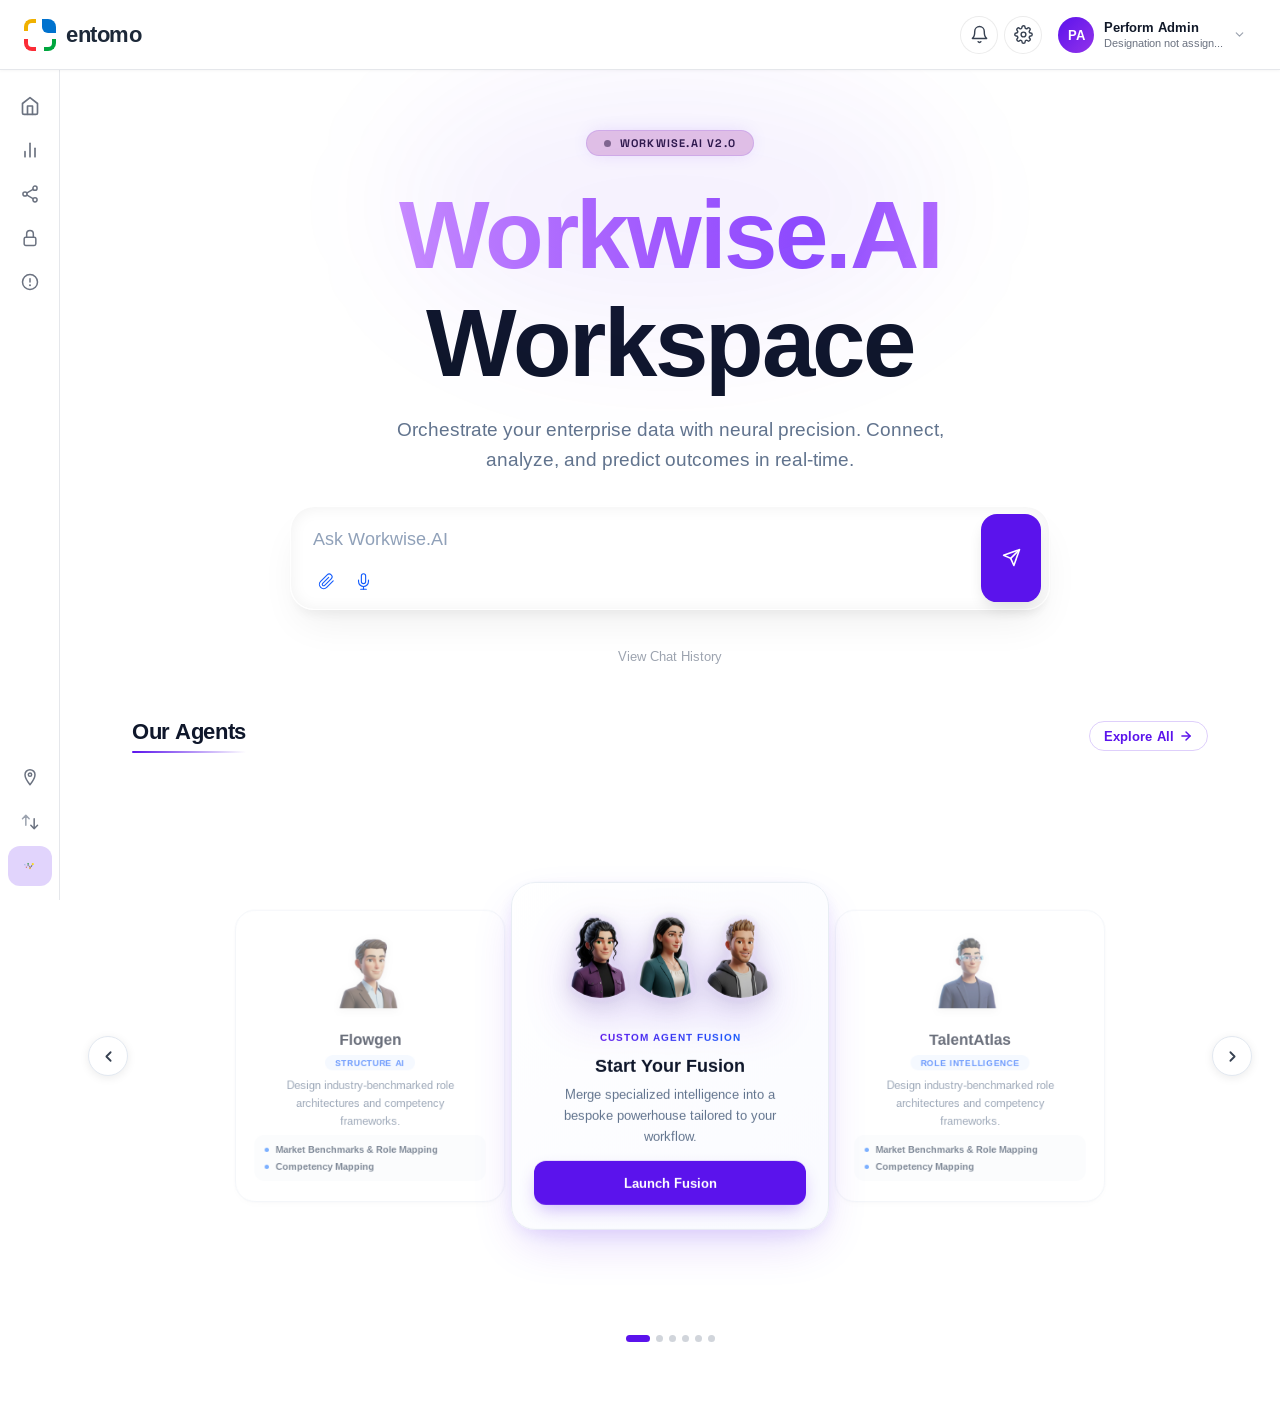
<file: Worwiselandingdraft-main/Worwiselandingdraft-main/wwland-main/index.html>
<!DOCTYPE html>
<html lang="en">

<head>
  <meta charset="UTF-8" />
  <meta name="viewport" content="width=device-width, initial-scale=1.0" />
  <title>Workwise.AI Workspace</title>
  <meta name="description" content="Orchestrate your enterprise data with neural precision." />
  <link rel="preconnect" href="https://fonts.googleapis.com" />
  <link rel="preconnect" href="https://fonts.gstatic.com" crossorigin />
  <link
    href="https://fonts.googleapis.com/css2?family=Space+Grotesk:wght@400;700&family=Arimo:wght@400;700&display=swap"
    rel="stylesheet" />
  <link rel="stylesheet" href="style.css" />

</head>

<body>

  <!-- HEADER -->
  <header class="header">
    <div class="logo-container">
      <div class="logo-icon">
        <div class="logo-tl"></div>
        <div class="logo-tr"></div>
        <div class="logo-bl"></div>
        <div class="logo-br"></div>
      </div>
      <span class="logo-text">entomo</span>
    </div>
    <div class="header-right">
      <button class="icon-btn" aria-label="Notifications">
        <svg width="19" height="19" viewBox="0 0 24 24" fill="none" stroke="#374151" stroke-width="1.8"
          stroke-linecap="round" stroke-linejoin="round">
          <path d="M18 8A6 6 0 0 0 6 8c0 7-3 9-3 9h18s-3-2-3-9" />
          <path d="M13.73 21a2 2 0 0 1-3.46 0" />
        </svg>
      </button>
      <button class="icon-btn" aria-label="Settings">
        <svg width="19" height="19" viewBox="0 0 24 24" fill="none" stroke="#374151" stroke-width="1.8"
          stroke-linecap="round" stroke-linejoin="round">
          <circle cx="12" cy="12" r="3" />
          <path
            d="M19.4 15a1.65 1.65 0 0 0 .33 1.82l.06.06a2 2 0 0 1-2.83 2.83l-.06-.06a1.65 1.65 0 0 0-1.82-.33 1.65 1.65 0 0 0-1 1.51V21a2 2 0 0 1-4 0v-.09A1.65 1.65 0 0 0 9 19.4a1.65 1.65 0 0 0-1.82.33l-.06.06a2 2 0 0 1-2.83-2.83l.06-.06A1.65 1.65 0 0 0 4.68 15a1.65 1.65 0 0 0-1.51-1H3a2 2 0 0 1 0-4h.09A1.65 1.65 0 0 0 4.6 9a1.65 1.65 0 0 0-.33-1.82l-.06-.06a2 2 0 0 1 2.83-2.83l.06.06A1.65 1.65 0 0 0 9 4.68a1.65 1.65 0 0 0 1-1.51V3a2 2 0 0 1 4 0v.09a1.65 1.65 0 0 0 1 1.51 1.65 1.65 0 0 0 1.82-.33l.06-.06a2 2 0 0 1 2.83 2.83l-.06.06A1.65 1.65 0 0 0 19.4 9a1.65 1.65 0 0 0 1.51 1H21a2 2 0 0 1 0 4h-.09a1.65 1.65 0 0 0-1.51 1z" />
        </svg>
      </button>
      <div class="user-profile">
        <div class="avatar">PA</div>
        <div class="user-info">
          <span class="user-name">Perform Admin</span>
          <span class="user-role">Designation not assign...</span>
        </div>
        <svg width="13" height="13" viewBox="0 0 24 24" fill="none" stroke="#9CA3AF" stroke-width="2.2"
          stroke-linecap="round" stroke-linejoin="round">
          <polyline points="6 9 12 15 18 9" />
        </svg>
      </div>
    </div>
  </header>

  <!-- SIDEBAR -->
  <nav class="sidebar">
    <div class="sidebar-group">
      <button class="nav-btn" aria-label="Home"
        onclick="window.location.href='https://manaskannikanti.github.io/b2b2/'">
        <svg width="20" height="20" viewBox="0 0 24 24" fill="none">
          <path d="M3 9l9-7 9 7v11a2 2 0 0 1-2 2H5a2 2 0 0 1-2-2z" stroke="#6B7280" stroke-width="2"
            stroke-linecap="round" stroke-linejoin="round" />
          <polyline points="9 22 9 12 15 12 15 22" stroke="#6B7280" stroke-width="2" stroke-linecap="round"
            stroke-linejoin="round" />
        </svg>
      </button>
      <button class="nav-btn" aria-label="Analytics">
        <svg width="20" height="20" viewBox="0 0 24 24" fill="none">
          <line x1="18" y1="20" x2="18" y2="10" stroke="#6B7280" stroke-width="2" stroke-linecap="round" />
          <line x1="12" y1="20" x2="12" y2="4" stroke="#6B7280" stroke-width="2" stroke-linecap="round" />
          <line x1="6" y1="20" x2="6" y2="14" stroke="#6B7280" stroke-width="2" stroke-linecap="round" />
        </svg>
      </button>
      <button class="nav-btn" aria-label="Share">
        <svg width="20" height="20" viewBox="0 0 24 24" fill="none">
          <circle cx="18" cy="5" r="2.5" stroke="#6B7280" stroke-width="1.8" />
          <circle cx="6" cy="12" r="2.5" stroke="#6B7280" stroke-width="1.8" />
          <circle cx="18" cy="19" r="2.5" stroke="#6B7280" stroke-width="1.8" />
          <line x1="8.4" y1="13.4" x2="15.6" y2="17.6" stroke="#6B7280" stroke-width="1.8" stroke-linecap="round" />
          <line x1="15.6" y1="6.4" x2="8.4" y2="10.6" stroke="#6B7280" stroke-width="1.8" stroke-linecap="round" />
        </svg>
      </button>
      <button class="nav-btn" aria-label="Security">
        <svg width="20" height="20" viewBox="0 0 24 24" fill="none">
          <rect x="5" y="11" width="14" height="10" rx="2" stroke="#6B7280" stroke-width="1.8" />
          <path d="M8 11V7a4 4 0 0 1 8 0v4" stroke="#6B7280" stroke-width="1.8" stroke-linecap="round" />
        </svg>
      </button>
      <button class="nav-btn" aria-label="Info">
        <svg width="20" height="20" viewBox="0 0 24 24" fill="none">
          <circle cx="12" cy="12" r="9" stroke="#6B7280" stroke-width="1.8" />
          <line x1="12" y1="8" x2="12" y2="12" stroke="#6B7280" stroke-width="1.8" stroke-linecap="round" />
          <line x1="12" y1="16" x2="12.01" y2="16" stroke="#6B7280" stroke-width="2.4" stroke-linecap="round" />
        </svg>
      </button>
    </div>

    <div class="sidebar-group sidebar-group--bottom">
      <button class="nav-btn" aria-label="Location">
        <svg width="20" height="20" viewBox="0 0 24 24" fill="none">
          <path d="M12 2C8.69 2 6 4.69 6 8c0 4.5 6 12 6 12s6-7.5 6-12c0-3.31-2.69-6-6-6z" stroke="#6B7280"
            stroke-width="1.8" stroke-linecap="round" stroke-linejoin="round" />
          <circle cx="12" cy="8" r="2" stroke="#6B7280" stroke-width="1.8" />
        </svg>
      </button>
      <button class="nav-btn" aria-label="Transfer">
        <svg width="20" height="20" viewBox="0 0 24 24" fill="none">
          <path d="M7 16V4m0 0L3 8m4-4l4 4" stroke="#9CA3AF" stroke-width="1.8" stroke-linecap="round"
            stroke-linejoin="round" />
          <path d="M17 8v12m0 0l4-4m-4 4l-4-4" stroke="#6B7280" stroke-width="1.8" stroke-linecap="round"
            stroke-linejoin="round" />
        </svg>
      </button>
      <button class="nav-btn nav-btn--workwise active" aria-label="Workwise"
        onclick="window.location.href='../workwise-b2b-hub/index.html'">
        <img src="workwise image.png" alt="Workwise" width="30" height="30"
          style="display:block; object-fit:contain;" />
      </button>
    </div>
  </nav>

  <!-- MAIN -->
  <main class="main-content">

    <!-- HERO -->
    <section class="hero-section">
      <div class="hero-glow"></div>

      <div class="hero-badge">
        <span class="badge-dot"></span>
        <span class="badge-text">Workwise.AI V2.0</span>
      </div>

      <div class="hero-title">
        <h1 class="title-gradient">Workwise.AI</h1>
        <h1 class="title-dark">Workspace</h1>
      </div>

      <p class="hero-sub">Orchestrate your enterprise data with neural precision. Connect, analyze, and predict outcomes
        in real-time.</p>

      <div class="chat-box">
        <div class="chat-inner">
          <span class="chat-ph">Ask Workwise.AI</span>
          <div class="chat-tools">
            <button class="chat-tool" aria-label="Attach">
              <svg width="17" height="17" viewBox="0 0 24 24" fill="none" stroke="#155DFC" stroke-width="1.6"
                stroke-linecap="round" stroke-linejoin="round">
                <path
                  d="M21.44 11.05l-9.19 9.19a6 6 0 0 1-8.49-8.49l9.19-9.19a4 4 0 0 1 5.66 5.66l-9.2 9.19a2 2 0 0 1-2.83-2.83l8.49-8.48" />
              </svg>
            </button>
            <button class="chat-tool" aria-label="Voice">
              <svg width="17" height="17" viewBox="0 0 24 24" fill="none" stroke="#155DFC" stroke-width="1.6"
                stroke-linecap="round" stroke-linejoin="round">
                <path d="M12 1a3 3 0 0 0-3 3v8a3 3 0 0 0 6 0V4a3 3 0 0 0-3-3z" />
                <path d="M19 10v2a7 7 0 0 1-14 0v-2" />
                <line x1="12" y1="19" x2="12" y2="23" />
                <line x1="8" y1="23" x2="16" y2="23" />
              </svg>
            </button>
          </div>
        </div>
        <button class="send-btn" aria-label="Send">
          <svg width="19" height="19" viewBox="0 0 24 24" fill="none" stroke="#fff" stroke-width="2"
            stroke-linecap="round" stroke-linejoin="round">
            <line x1="22" y1="2" x2="11" y2="13" />
            <polygon points="22 2 15 22 11 13 2 9 22 2" />
          </svg>
        </button>
      </div>

      <a href="chat.html" class="view-history">View Chat History</a>
    </section>

    <!-- AGENTS -->
    <section class="agents-section">

      <div class="agents-header">
        <div class="agents-title-wrap">
          <h2 class="agents-title">Our Agents</h2>
          <div class="agents-underline"></div>
        </div>
        <a href="agents.html" class="explore-all">
          Explore All
          <svg width="14" height="14" viewBox="0 0 24 24" fill="none" stroke="currentColor" stroke-width="2.5"
            stroke-linecap="round" stroke-linejoin="round">
            <line x1="5" y1="12" x2="19" y2="12" />
            <polyline points="12 5 19 12 12 19" />
          </svg>
        </a>
      </div>

      <div class="carousel-outer">
        <button class="carousel-btn prev" id="prevBtn" aria-label="Previous">
          <svg width="17" height="17" viewBox="0 0 24 24" fill="none" stroke="#374151" stroke-width="2.5"
            stroke-linecap="round" stroke-linejoin="round">
            <polyline points="15 18 9 12 15 6" />
          </svg>
        </button>

        <div class="carousel-stage" id="carouselStage">
          <!-- 0 Custom Agent Fusion Promo -->
          <article class="agent-card agent-card--promo" data-index="0">
            <div class="avatar-stage">
              <div class="avatar-stack">
                <img src="pulse 360.png" class="stack-img" alt="Agent 1" />
                <img src="agent-convocraft.png" class="stack-img" alt="Agent 2" />
                <img src="growth planner.png" class="stack-img" alt="Agent 3" />
              </div>
            </div>
            <div class="card-body">
              <span class="promo-tag">Custom Agent Fusion</span>
              <h3 class="card-name">Start Your Fusion</h3>
              <p class="card-desc">Merge specialized intelligence into a bespoke powerhouse tailored to your workflow.</p>
              <button class="card-cta" onclick="window.location.href='chat.html'">Launch Fusion</button>
            </div>
          </article>

          <!-- 1 TalentAtlas -->
          <article class="agent-card" data-index="1">
            <div class="avatar-stage">
              <img src="talent atlas.png" alt="TalentAtlas" class="avatar-img" />
            </div>
            <div class="card-body">
              <h3 class="card-name">TalentAtlas</h3>
              <span class="card-tag blue">ROLE INTELLIGENCE</span>
              <p class="card-desc">Design industry-benchmarked role architectures and competency frameworks.</p>
              <ul class="card-list">
                <li><span class="dot blue"></span>Market Benchmarks &amp; Role Mapping</li>
                <li><span class="dot blue"></span>Competency Mapping</li>
              </ul>
              <button class="card-cta">Explore Agent</button>
            </div>
          </article>

          <!-- 2 GrowthPlanner -->
          <article class="agent-card" data-index="2">
            <div class="avatar-stage">
              <img src="growth planner.png" alt="GrowthPlanner" class="avatar-img" />
            </div>
            <div class="card-body">
              <h3 class="card-name">GrowthPlanner</h3>
              <span class="card-tag purple">DEVELOPMENT ENGINE</span>
              <p class="card-desc">Translate performance insights into personalized growth and capability plans.</p>
              <ul class="card-list card-list--purple">
                <li><span class="dot purple"></span>Skill Gap Identification</li>
                <li><span class="dot purple"></span>Career Path &amp; Progression Design</li>
              </ul>
              <button class="card-cta">Explore Agent</button>
            </div>
          </article>

          <!-- 3 Pulse360 -->
          <article class="agent-card" data-index="3">
            <div class="avatar-stage">
              <img src="pulse 360.png" alt="Pulse360" class="avatar-img" />
            </div>
            <div class="card-body">
              <h3 class="card-name">Pulse360</h3>
              <span class="card-tag blue">SENTIMENT ANALYTICS</span>
              <p class="card-desc">Analyze feedback tone, alignment, and perception gaps to uncover leadership risks.
              </p>
              <ul class="card-list">
                <li><span class="dot blue"></span>Tone Analysis</li>
                <li><span class="dot blue"></span>Alignment Signals</li>
              </ul>
              <button class="card-cta">Explore Agent</button>
            </div>
          </article>

          <!-- 4 ConvoCraft -->
          <article class="agent-card" data-index="4">
            <div class="avatar-stage">
              <img src="agent-convocraft.png" alt="ConvoCraft" class="avatar-img" />
            </div>
            <div class="card-body">
              <h3 class="card-name">ConvoCraft</h3>
              <span class="card-tag blue">CONVERSATION DESIGN</span>
              <p class="card-desc">Structure high-impact HR and manager conversations with clarity and intent.</p>
              <ul class="card-list">
                <li><span class="dot blue"></span>Performance Talks</li>
                <li><span class="dot blue"></span>360 Feedback Insights</li>
              </ul>
              <button class="card-cta">Explore Agent</button>
            </div>
          </article>

          <!-- 5 Flowgen -->
          <article class="agent-card" data-index="5">
            <div class="avatar-stage">
              <img src="flowgen.png" alt="Flowgen" class="avatar-img" />
            </div>
            <div class="card-body">
              <h3 class="card-name">Flowgen</h3>
              <span class="card-tag blue">STRUCTURE AI</span>
              <p class="card-desc">Design industry-benchmarked role architectures and competency frameworks.</p>
              <ul class="card-list">
                <li><span class="dot blue"></span>Market Benchmarks &amp; Role Mapping</li>
                <li><span class="dot blue"></span>Competency Mapping</li>
              </ul>
              <button class="card-cta">Explore Agent</button>
            </div>
          </article>

        </div><!-- /carousel-stage -->

        <button class="carousel-btn next" id="nextBtn" aria-label="Next">
          <svg width="17" height="17" viewBox="0 0 24 24" fill="none" stroke="#374151" stroke-width="2.5"
            stroke-linecap="round" stroke-linejoin="round">
            <polyline points="9 18 15 12 9 6" />
          </svg>
        </button>
      </div>

      <div class="dots" id="dots" role="tablist">
        <!-- Dot buttons generated by script.js -->
      </div>

    </section>
  </main>

  <script>
    // --- PINNED AGENT INJECTION ---
    (function() {
      const pinnedData = localStorage.getItem('pinnedAgentData');
      if (pinnedData) {
        const agent = JSON.parse(pinnedData);
        const stage = document.getElementById('carouselStage');
        const dots = document.getElementById('dots');
        
        // Create the card
        const card = document.createElement('article');
        card.className = 'agent-card';
        card.setAttribute('data-index', 'pinned');
        card.innerHTML = `
          <div class="avatar-stage">
            <img src="${agent.avatar}" alt="${agent.name}" class="avatar-img" />
          </div>
          <div class="card-body">
            <h3 class="card-name">${agent.name}</h3>
            <span class="card-tag blue">${agent.role.toUpperCase()}</span>
            <p class="card-desc">Fused intelligence profile based on session orchestration.</p>
            <ul class="card-list">
              ${agent.capabilities.map(cap => `<li><span class="dot blue"></span>${cap}</li>`).join('')}
            </ul>
            <button class="card-cta" onclick="window.location.href='chat.html'">Explore Agent</button>
          </div>
        `;
        
        // Prepend to carousel
        stage.prepend(card);
      }
    })();
  </script>
  <script src="script.js"></script>
</body>

</html>
</file>
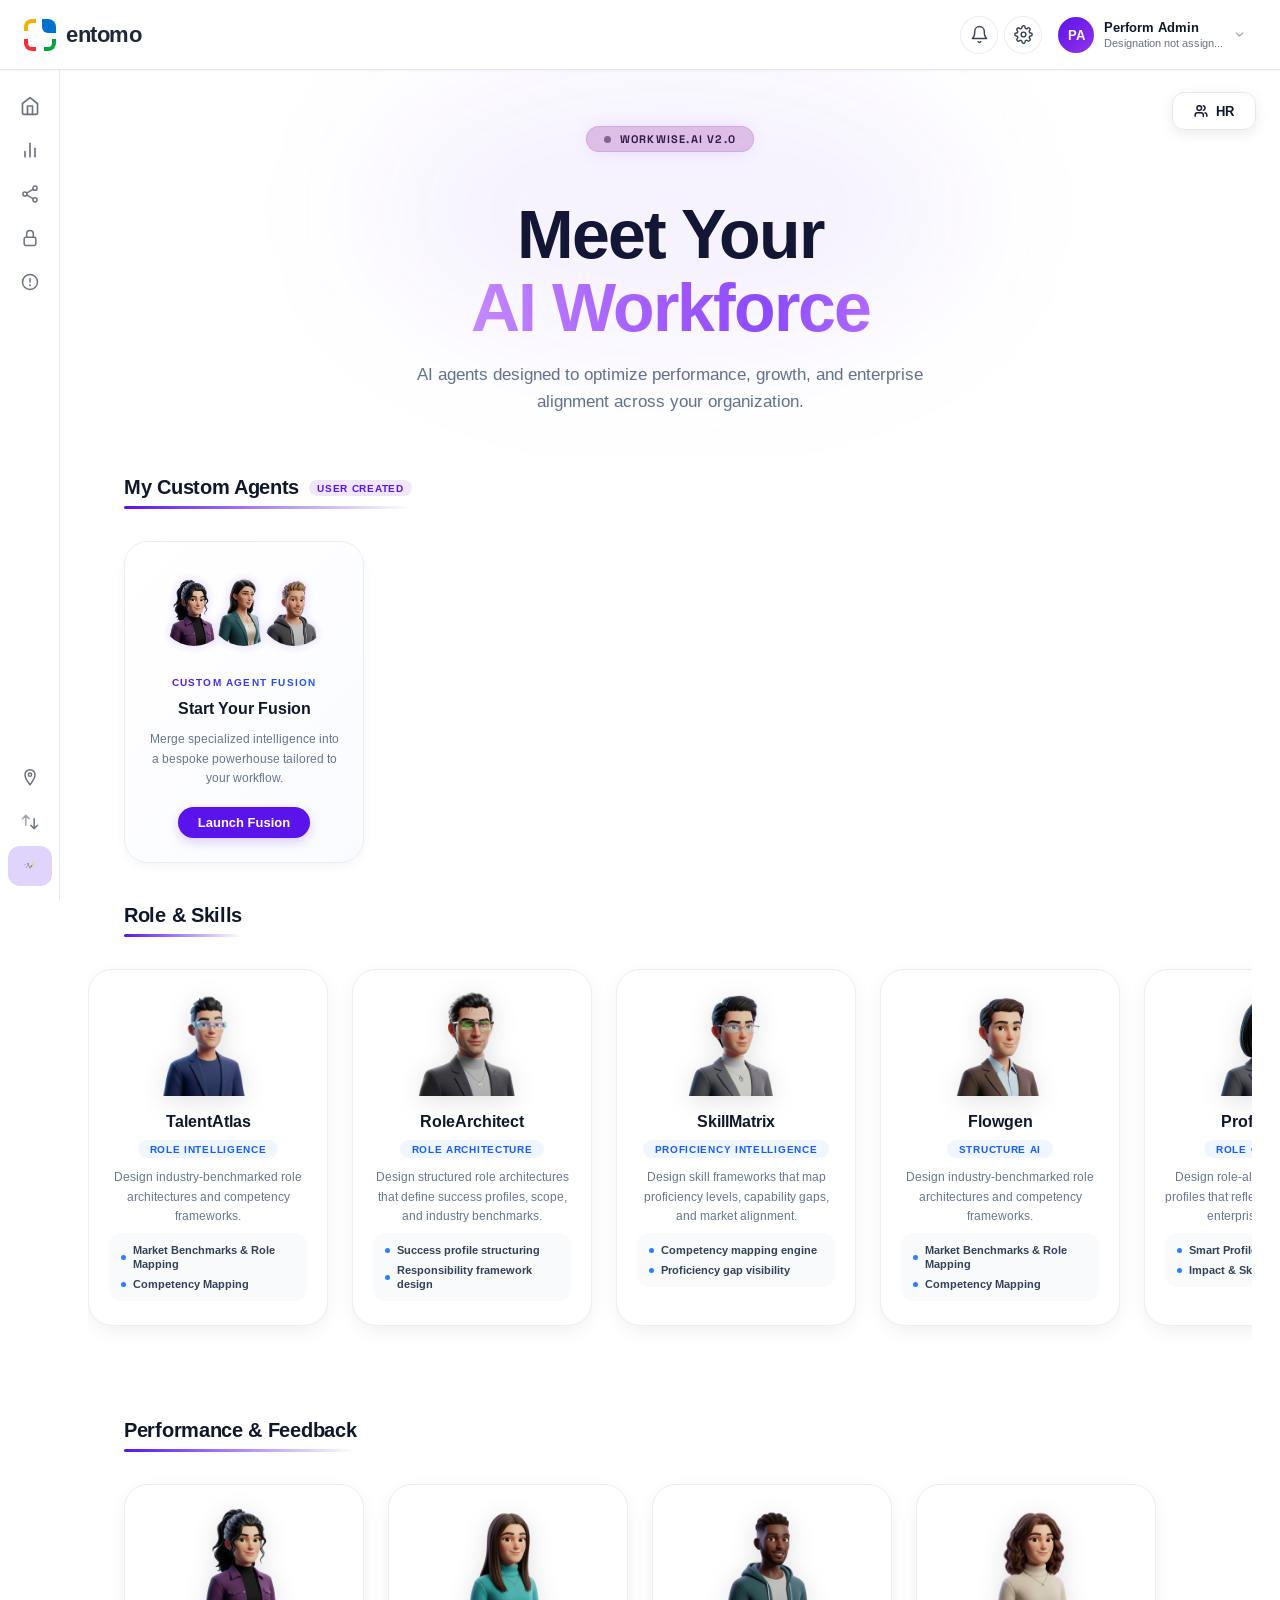
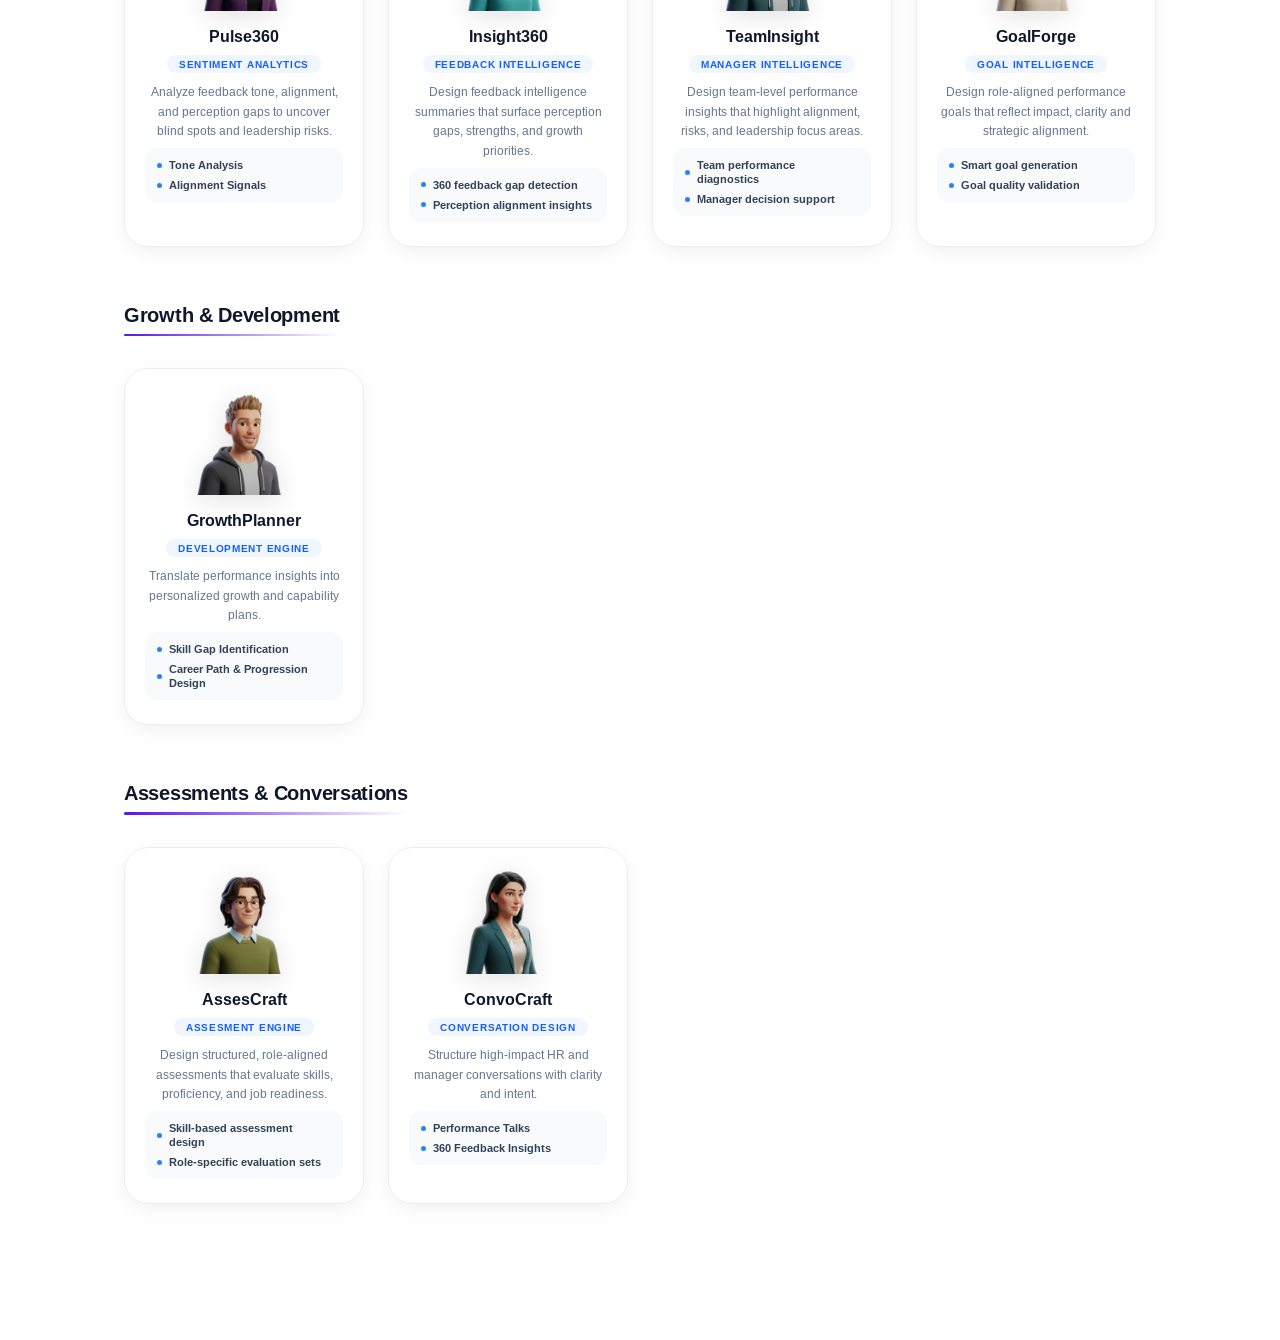
<file: Worwiselandingdraft-main/Worwiselandingdraft-main/wwland-main/agents.html>
<!DOCTYPE html>
<html lang="en">

<head>
    <meta charset="UTF-8" />
    <meta name="viewport" content="width=device-width, initial-scale=1.0" />
    <title>All Agents — Workwise.AI</title>
    <meta name="description"
        content="Explore all AI agents designed to optimize performance, growth, and enterprise alignment." />
    <link rel="preconnect" href="https://fonts.googleapis.com" />
    <link rel="preconnect" href="https://fonts.gstatic.com" crossorigin />
    <link
        href="https://fonts.googleapis.com/css2?family=Space+Grotesk:wght@400;700&family=Arimo:wght@400;700&display=swap"
        rel="stylesheet" />
    <link rel="stylesheet" href="style.css" />
    <link rel="stylesheet" href="agents.css" />
</head>

<body>

    <!-- HEADER (identical to landing) -->
    <header class="header">
        <div class="logo-container">
            <div class="logo-icon">
                <div class="logo-tl"></div>
                <div class="logo-tr"></div>
                <div class="logo-bl"></div>
                <div class="logo-br"></div>
            </div>
            <span class="logo-text">entomo</span>
        </div>
        <div class="header-right">
            <button class="icon-btn" aria-label="Notifications">
                <svg width="19" height="19" viewBox="0 0 24 24" fill="none" stroke="#374151" stroke-width="1.8"
                    stroke-linecap="round" stroke-linejoin="round">
                    <path d="M18 8A6 6 0 0 0 6 8c0 7-3 9-3 9h18s-3-2-3-9" />
                    <path d="M13.73 21a2 2 0 0 1-3.46 0" />
                </svg>
            </button>
            <button class="icon-btn" aria-label="Settings">
                <svg width="19" height="19" viewBox="0 0 24 24" fill="none" stroke="#374151" stroke-width="1.8"
                    stroke-linecap="round" stroke-linejoin="round">
                    <circle cx="12" cy="12" r="3" />
                    <path
                        d="M19.4 15a1.65 1.65 0 0 0 .33 1.82l.06.06a2 2 0 0 1-2.83 2.83l-.06-.06a1.65 1.65 0 0 0-1.82-.33 1.65 1.65 0 0 0-1 1.51V21a2 2 0 0 1-4 0v-.09A1.65 1.65 0 0 0 9 19.4a1.65 1.65 0 0 0-1.82.33l-.06.06a2 2 0 0 1-2.83-2.83l.06-.06A1.65 1.65 0 0 0 4.68 15a1.65 1.65 0 0 0-1.51-1H3a2 2 0 0 1 0-4h.09A1.65 1.65 0 0 0 4.6 9a1.65 1.65 0 0 0-.33-1.82l-.06-.06a2 2 0 0 1 2.83-2.83l.06.06A1.65 1.65 0 0 0 9 4.68a1.65 1.65 0 0 0 1-1.51V3a2 2 0 0 1 4 0v.09a1.65 1.65 0 0 0 1 1.51 1.65 1.65 0 0 0 1.82-.33l.06-.06a2 2 0 0 1 2.83 2.83l-.06.06A1.65 1.65 0 0 0 19.4 9a1.65 1.65 0 0 0 1.51 1H21a2 2 0 0 1 0 4h-.09a1.65 1.65 0 0 0-1.51 1z" />
                </svg>
            </button>
            <div class="user-profile">
                <div class="avatar">PA</div>
                <div class="user-info">
                    <span class="user-name">Perform Admin</span>
                    <span class="user-role">Designation not assign...</span>
                </div>
                <svg width="13" height="13" viewBox="0 0 24 24" fill="none" stroke="#9CA3AF" stroke-width="2.2"
                    stroke-linecap="round" stroke-linejoin="round">
                    <polyline points="6 9 12 15 18 9" />
                </svg>
            </div>
        </div>
    </header>

    <!-- SIDEBAR (identical to landing) -->
    <nav class="sidebar">
        <div class="sidebar-group">
            <button class="nav-btn" aria-label="Home" onclick="location.href='index.html'">
                <svg width="20" height="20" viewBox="0 0 24 24" fill="none">
                    <path d="M3 9l9-7 9 7v11a2 2 0 0 1-2 2H5a2 2 0 0 1-2-2z" stroke="#6B7280" stroke-width="2"
                        stroke-linecap="round" stroke-linejoin="round" />
                    <polyline points="9 22 9 12 15 12 15 22" stroke="#6B7280" stroke-width="2" stroke-linecap="round"
                        stroke-linejoin="round" />
                </svg>
            </button>
            <button class="nav-btn" aria-label="Analytics">
                <svg width="20" height="20" viewBox="0 0 24 24" fill="none">
                    <line x1="18" y1="20" x2="18" y2="10" stroke="#6B7280" stroke-width="2" stroke-linecap="round" />
                    <line x1="12" y1="20" x2="12" y2="4" stroke="#6B7280" stroke-width="2" stroke-linecap="round" />
                    <line x1="6" y1="20" x2="6" y2="14" stroke="#6B7280" stroke-width="2" stroke-linecap="round" />
                </svg>
            </button>
            <button class="nav-btn" aria-label="Share">
                <svg width="20" height="20" viewBox="0 0 24 24" fill="none">
                    <circle cx="18" cy="5" r="2.5" stroke="#6B7280" stroke-width="1.8" />
                    <circle cx="6" cy="12" r="2.5" stroke="#6B7280" stroke-width="1.8" />
                    <circle cx="18" cy="19" r="2.5" stroke="#6B7280" stroke-width="1.8" />
                    <line x1="8.4" y1="13.4" x2="15.6" y2="17.6" stroke="#6B7280" stroke-width="1.8"
                        stroke-linecap="round" />
                    <line x1="15.6" y1="6.4" x2="8.4" y2="10.6" stroke="#6B7280" stroke-width="1.8"
                        stroke-linecap="round" />
                </svg>
            </button>
            <button class="nav-btn" aria-label="Security">
                <svg width="20" height="20" viewBox="0 0 24 24" fill="none">
                    <rect x="5" y="11" width="14" height="10" rx="2" stroke="#6B7280" stroke-width="1.8" />
                    <path d="M8 11V7a4 4 0 0 1 8 0v4" stroke="#6B7280" stroke-width="1.8" stroke-linecap="round" />
                </svg>
            </button>
            <button class="nav-btn" aria-label="Info">
                <svg width="20" height="20" viewBox="0 0 24 24" fill="none">
                    <circle cx="12" cy="12" r="9" stroke="#6B7280" stroke-width="1.8" />
                    <line x1="12" y1="8" x2="12" y2="12" stroke="#6B7280" stroke-width="1.8" stroke-linecap="round" />
                    <line x1="12" y1="16" x2="12.01" y2="16" stroke="#6B7280" stroke-width="2.4"
                        stroke-linecap="round" />
                </svg>
            </button>
        </div>

        <div class="sidebar-group sidebar-group--bottom">
            <button class="nav-btn" aria-label="Location">
                <svg width="20" height="20" viewBox="0 0 24 24" fill="none">
                    <path d="M12 2C8.69 2 6 4.69 6 8c0 4.5 6 12 6 12s6-7.5 6-12c0-3.31-2.69-6-6-6z" stroke="#6B7280"
                        stroke-width="1.8" stroke-linecap="round" stroke-linejoin="round" />
                    <circle cx="12" cy="8" r="2" stroke="#6B7280" stroke-width="1.8" />
                </svg>
            </button>
            <button class="nav-btn" aria-label="Transfer">
                <svg width="20" height="20" viewBox="0 0 24 24" fill="none">
                    <path d="M7 16V4m0 0L3 8m4-4l4 4" stroke="#9CA3AF" stroke-width="1.8" stroke-linecap="round"
                        stroke-linejoin="round" />
                    <path d="M17 8v12m0 0l4-4m-4 4l-4-4" stroke="#6B7280" stroke-width="1.8" stroke-linecap="round"
                        stroke-linejoin="round" />
                </svg>
            </button>
            <button class="nav-btn nav-btn--workwise active" aria-label="Workwise"
                onclick="window.location.href='../workwise-b2b-hub/index.html'">
                <img src="workwise image.png" alt="Workwise" width="30" height="30" style="display:block; object-fit:contain;" />
            </button>
        </div>
    </nav>

    <!-- MAIN -->
    <main class="main-content">
        <!-- Floating HR Toggle -->
        <div class="sticky-toggle-wrap">
            <div class="hr-flip-card" id="hrToggle" onclick="toggleHRMode()">
                <div class="flip-inner">
                    <!-- Front: HR Mode -->
                    <div class="flip-front">
                        <svg width="14" height="14" viewBox="0 0 24 24" fill="none" stroke="currentColor" stroke-width="2.5" stroke-linecap="round" stroke-linejoin="round"><path d="M16 21v-2a4 4 0 0 0-4-4H6a4 4 0 0 0-4 4v2"/><circle cx="9" cy="7" r="4"/><path d="M22 21v-2a4 4 0 0 0-3-3.87"/><path d="M16 3.13a4 4 0 0 1 0 7.75"/></svg>
                        <span>HR</span>
                    </div>
                    <!-- Back: All Agents -->
                    <div class="flip-back">
                        <svg width="14" height="14" viewBox="0 0 24 24" fill="none" stroke="currentColor" stroke-width="2.5" stroke-linecap="round" stroke-linejoin="round"><rect x="3" y="3" width="7" height="7"/><rect x="14" y="3" width="7" height="7"/><rect x="14" y="14" width="7" height="7"/><rect x="3" y="14" width="7" height="7"/></svg>
                        <span>All</span>
                    </div>
                </div>
            </div>
        </div>

        <div class="agents-page" id="agentsPage">

            <!-- PAGE HERO -->
            <section class="agents-page-hero">
                <div class="aph-glow"></div>
                <div class="hero-badge">
                    <span class="badge-dot"></span>
                    <span class="badge-text">Workwise.AI V2.0</span>
                </div>
                <div class="aph-title">
                    <h1 class="aph-title-dark">Meet Your</h1>
                    <h1 class="aph-title-gradient">AI Workforce</h1>
                </div>
                <p class="aph-sub">AI agents designed to optimize performance, growth, and enterprise<br />alignment
                    across your organization.</p>
            </section>

            <!-- ══════════════════════════════════════
                 MY AGENTS (DYNAMIC SECTION)
                 ══════════════════════════════════════ -->
            <div id="my-agents-group" class="agent-group" style="display:none; margin-top: 20px; margin-bottom: 40px;">
                <div class="ag-header">
                    <div style="display:flex; align-items:center; gap:10px;">
                        <h2 class="ag-title">My Custom Agents</h2>
                        <span class="acard-tag blue" style="font-size:10px; padding:2px 8px; background: rgba(91,19,236,0.1); color: #5B13EC;">USER CREATED</span>
                    </div>
                    <div class="ag-underline" style="background: linear-gradient(90deg, #5B13EC, transparent); height: 3px; border-radius: 2px;"></div>
                </div>
                <div class="acard-row" id="my-agents-list" style="display: flex; flex-wrap: wrap; gap: 24px;">
                    <!-- Custom agents injected here -->
                </div>
            </div>

            <!-- ══════════════════════════════════════
                 HR FOCUSED VIEW (SINGLE SECTION)
                 ══════════════════════════════════════ -->
            <div id="hr-focused-section" class="agent-group" style="display:none; margin-top: 20px;">
                <div class="ag-header">
                    <h2 class="ag-title">HR Specialist Suite</h2>
                    <div class="ag-underline"></div>
                </div>
                <div class="acard-row" style="display: flex; flex-wrap: wrap; gap: 24px;">
                    <!-- TalentAtlas -->
                    <article class="acard" data-category="hr" onclick="openExploreModal()" style="cursor:pointer;" tabindex="0">
                        <div class="acard-avatar-wrap">
                            <img src="talent atlas.png" alt="TalentAtlas" class="acard-avatar" />
                        </div>
                        <div class="acard-body">
                            <h3 class="acard-name">TalentAtlas</h3>
                            <span class="acard-tag blue">ROLE INTELLIGENCE</span>
                            <p class="acard-desc">Design industry-benchmarked role architectures and competency frameworks.</p>
                            <ul class="acard-list">
                                <li><span class="adot blue"></span>Market Benchmarks &amp; Role Mapping</li>
                                <li><span class="adot blue"></span>Competency Mapping</li>
                            </ul>
                        </div>
                    </article>
                    <!-- RoleArchitect -->
                    <article class="acard" data-category="hr">
                        <div class="acard-avatar-wrap">
                            <img src="role architect.png" alt="RoleArchitect" class="acard-avatar" />
                        </div>
                        <div class="acard-body">
                            <h3 class="acard-name">RoleArchitect</h3>
                            <span class="acard-tag blue">ROLE ARCHITECTURE</span>
                            <p class="acard-desc">Design structured role architectures that define success profiles and benchmarks.</p>
                            <ul class="acard-list">
                                <li><span class="adot blue"></span>Success profile structuring</li>
                                <li><span class="adot blue"></span>Responsibility framework</li>
                            </ul>
                        </div>
                    </article>
                    <!-- Pulse360 -->
                    <article class="acard" data-category="hr">
                        <div class="acard-avatar-wrap">
                            <img src="pulse 360.png" alt="Pulse360" class="acard-avatar" />
                        </div>
                        <div class="acard-body">
                            <h3 class="acard-name">Pulse360</h3>
                            <span class="acard-tag blue">SENTIMENT ANALYTICS</span>
                            <p class="acard-desc">Analyze feedback tone, alignment, and perception gaps to uncover risks.</p>
                            <ul class="acard-list">
                                <li><span class="adot blue"></span>Tone Analysis</li>
                                <li><span class="adot blue"></span>Alignment Signals</li>
                            </ul>
                        </div>
                    </article>
                    <!-- ConvoCraft -->
                    <article class="acard" data-category="hr">
                        <div class="acard-avatar-wrap">
                            <img src="agent-convocraft.png" alt="ConvoCraft" class="acard-avatar" />
                        </div>
                        <div class="acard-body">
                            <h3 class="acard-name">ConvoCraft</h3>
                            <span class="acard-tag blue">CONVERSATION DESIGN</span>
                            <p class="acard-desc">Structure high-impact HR and manager conversations with clarity.</p>
                            <ul class="acard-list">
                                <li><span class="adot blue"></span>Performance Talks</li>
                                <li><span class="adot blue"></span>360 Feedback Insights</li>
                            </ul>
                        </div>
                    </article>
                    <!-- GrowthPlanner -->
                    <article class="acard" data-category="hr">
                        <div class="acard-avatar-wrap">
                            <img src="growth planner.png" alt="GrowthPlanner" class="acard-avatar" />
                        </div>
                        <div class="acard-body">
                            <h3 class="acard-name">GrowthPlanner</h3>
                            <span class="acard-tag blue">DEVELOPMENT ENGINE</span>
                            <p class="acard-desc">Translate performance insights into personalized capability plans.</p>
                            <ul class="acard-list">
                                <li><span class="adot blue"></span>Skill Gap Identification</li>
                                <li><span class="adot blue"></span>Career Path Design</li>
                            </ul>
                        </div>
                    </article>
                </div>
            </div>

            <!-- ══════════════════════════════════════
                 GROUP 1: Role & Skills  (5 cards → slider)
                 ══════════════════════════════════════ -->
            <div class="agent-group agent-group--slider">
                <div class="ag-header">
                    <h2 class="ag-title">Role &amp; Skills</h2>
                    <div class="ag-underline"></div>
                </div>
                <div class="acard-slider-wrap">
                    <div class="acard-slider">
                        <!-- TalentAtlas -->
                        <article class="acard" data-category="hr" onclick="openExploreModal()" style="cursor:pointer;" tabindex="0">
                            <div class="acard-avatar-wrap">
                                <img src="talent atlas.png" alt="TalentAtlas" class="acard-avatar" />
                            </div>
                            <div class="acard-body">
                                <h3 class="acard-name">TalentAtlas</h3>
                                <span class="acard-tag blue">ROLE INTELLIGENCE</span>
                                <p class="acard-desc">Design industry-benchmarked role architectures and competency
                                    frameworks.</p>
                                <ul class="acard-list">
                                    <li><span class="adot blue"></span>Market Benchmarks &amp; Role Mapping</li>
                                    <li><span class="adot blue"></span>Competency Mapping</li>
                                </ul>
                            </div>
                        </article>

                        <!-- RoleArchitect -->
                        <article class="acard" data-category="hr">
                            <div class="acard-avatar-wrap">
                                <img src="role architect.png" alt="RoleArchitect" class="acard-avatar" />
                            </div>
                            <div class="acard-body">
                                <h3 class="acard-name">RoleArchitect</h3>
                                <span class="acard-tag blue">ROLE ARCHITECTURE</span>
                                <p class="acard-desc">Design structured role architectures that define success profiles,
                                    scope, and industry benchmarks.</p>
                                <ul class="acard-list">
                                    <li><span class="adot blue"></span>Success profile structuring</li>
                                    <li><span class="adot blue"></span>Responsibility framework design</li>
                                </ul>
                            </div>
                        </article>

                        <!-- SkillMatrix -->
                        <article class="acard" data-category="hr">
                            <div class="acard-avatar-wrap">
                                <img src="skill craft.png" alt="SkillMatrix" class="acard-avatar" />
                            </div>
                            <div class="acard-body">
                                <h3 class="acard-name">SkillMatrix</h3>
                                <span class="acard-tag blue">PROFICIENCY INTELLIGENCE</span>
                                <p class="acard-desc">Design skill frameworks that map proficiency levels, capability
                                    gaps,
                                    and market alignment.</p>
                                <ul class="acard-list">
                                    <li><span class="adot blue"></span>Competency mapping engine</li>
                                    <li><span class="adot blue"></span>Proficiency gap visibility</li>
                                </ul>
                            </div>
                        </article>

                        <!-- Flowgen -->
                        <article class="acard">
                            <div class="acard-avatar-wrap">
                                <img src="flowgen.png" alt="Flowgen" class="acard-avatar" />
                            </div>
                            <div class="acard-body">
                                <h3 class="acard-name">Flowgen</h3>
                                <span class="acard-tag blue">STRUCTURE AI</span>
                                <p class="acard-desc">Design industry-benchmarked role architectures and competency
                                    frameworks.</p>
                                <ul class="acard-list">
                                    <li><span class="adot blue"></span>Market Benchmarks &amp; Role Mapping</li>
                                    <li><span class="adot blue"></span>Competency Mapping</li>
                                </ul>
                            </div>
                        </article>

                        <!-- ProfileCraft -->
                        <article class="acard">
                            <div class="acard-avatar-wrap">
                                <img src="profile craft.png" alt="ProfileCraft" class="acard-avatar" />
                            </div>
                            <div class="acard-body">
                                <h3 class="acard-name">ProfileCraft</h3>
                                <span class="acard-tag blue">ROLE OPTIMIZER</span>
                                <p class="acard-desc">Design role-aligned professional profiles that reflect impact,
                                    skills,
                                    and enterprise readiness.</p>
                                <ul class="acard-list">
                                    <li><span class="adot blue"></span>Smart Profile Builder</li>
                                    <li><span class="adot blue"></span>Impact &amp; Skills Optimization</li>
                                </ul>
                            </div>
                        </article>
                    </div><!-- /acard-slider -->
                </div><!-- /acard-slider-wrap -->
            </div><!-- /agent-group -->

            <!-- ══════════════════════════════════════
                 GROUP 2: Performance & Feedback  (4 cards → slider)
                 ══════════════════════════════════════ -->
            <div class="agent-group">
                <div class="ag-header">
                    <h2 class="ag-title">Performance &amp; Feedback</h2>
                    <div class="ag-underline"></div>
                </div>
                <div class="acard-row">
                    <!-- Pulse360 -->
                    <article class="acard" data-category="hr">
                        <div class="acard-avatar-wrap">
                            <img src="pulse 360.png" alt="Pulse360" class="acard-avatar" />
                        </div>
                        <div class="acard-body">
                            <h3 class="acard-name">Pulse360</h3>
                            <span class="acard-tag blue">SENTIMENT ANALYTICS</span>
                            <p class="acard-desc">Analyze feedback tone, alignment, and perception gaps to uncover blind
                                spots and leadership risks.</p>
                            <ul class="acard-list">
                                <li><span class="adot blue"></span>Tone Analysis</li>
                                <li><span class="adot blue"></span>Alignment Signals</li>
                            </ul>
                        </div>
                    </article>

                    <!-- Insight360 -->
                    <article class="acard" data-category="hr">
                        <div class="acard-avatar-wrap">
                            <img src="Insight360.png" alt="Insight360" class="acard-avatar" />
                        </div>
                        <div class="acard-body">
                            <h3 class="acard-name">Insight360</h3>
                            <span class="acard-tag blue">FEEDBACK INTELLIGENCE</span>
                            <p class="acard-desc">Design feedback intelligence summaries that surface perception gaps,
                                strengths, and growth priorities.</p>
                            <ul class="acard-list">
                                <li><span class="adot blue"></span>360 feedback gap detection</li>
                                <li><span class="adot blue"></span>Perception alignment insights</li>
                            </ul>
                        </div>
                    </article>

                    <!-- TeamInsight -->
                    <article class="acard">
                        <div class="acard-avatar-wrap">
                            <img src="TeamInsight.png" alt="TeamInsight" class="acard-avatar" />
                        </div>
                        <div class="acard-body">
                            <h3 class="acard-name">TeamInsight</h3>
                            <span class="acard-tag blue">MANAGER INTELLIGENCE</span>
                            <p class="acard-desc">Design team-level performance insights that highlight alignment,
                                risks, and leadership focus areas.</p>
                            <ul class="acard-list">
                                <li><span class="adot blue"></span>Team performance diagnostics</li>
                                <li><span class="adot blue"></span>Manager decision support</li>
                            </ul>
                        </div>
                    </article>

                    <!-- GoalForge -->
                    <article class="acard">
                        <div class="acard-avatar-wrap">
                            <img src="Goalforge.png" alt="GoalForge" class="acard-avatar" />
                        </div>
                        <div class="acard-body">
                            <h3 class="acard-name">GoalForge</h3>
                            <span class="acard-tag blue">GOAL INTELLIGENCE</span>
                            <p class="acard-desc">Design role-aligned performance goals that reflect impact, clarity and
                                strategic alignment.</p>
                            <ul class="acard-list">
                                <li><span class="adot blue"></span>Smart goal generation</li>
                                <li><span class="adot blue"></span>Goal quality validation</li>
                            </ul>
                        </div>
                    </article>
                </div><!-- /acard-row -->
            </div><!-- /agent-group -->


            <!-- ══════════════════════════════════════
                 GROUP 3: Growth & Development  (1 card → grid)
                 ══════════════════════════════════════ -->
            <div class="agent-group">
                <div class="ag-header">
                    <h2 class="ag-title">Growth &amp; Development</h2>
                    <div class="ag-underline"></div>
                </div>
                <div class="acard-row">
                    <!-- GrowthPlanner -->
                    <article class="acard" data-category="hr">
                        <div class="acard-avatar-wrap">
                            <img src="growth planner.png" alt="GrowthPlanner" class="acard-avatar" />
                        </div>
                        <div class="acard-body">
                            <h3 class="acard-name">GrowthPlanner</h3>
                            <span class="acard-tag blue">DEVELOPMENT ENGINE</span>
                            <p class="acard-desc">Translate performance insights into personalized growth and
                                capability
                                plans.</p>
                            <ul class="acard-list">
                                <li><span class="adot blue"></span>Skill Gap Identification</li>
                                <li><span class="adot blue"></span>Career Path &amp; Progression Design</li>
                            </ul>
                        </div>
                    </article>
                </div><!-- /acard-row -->
            </div><!-- /agent-group -->

            <!-- ══════════════════════════════════════
                 GROUP 4: Assessments & Conversations  (2 cards → grid)
                 ══════════════════════════════════════ -->
            <div class="agent-group">
                <div class="ag-header">
                    <h2 class="ag-title">Assessments &amp; Conversations</h2>
                    <div class="ag-underline"></div>
                </div>
                <div class="acard-row">
                    <!-- AssesCraft -->
                    <article class="acard" data-category="hr">
                        <div class="acard-avatar-wrap">
                            <img src="assescraft.png" alt="AssesCraft" class="acard-avatar" />
                        </div>
                        <div class="acard-body">
                            <h3 class="acard-name">AssesCraft</h3>
                            <span class="acard-tag blue">ASSESMENT ENGINE</span>
                            <p class="acard-desc">Design structured, role-aligned assessments that evaluate skills,
                                proficiency, and job readiness.</p>
                            <ul class="acard-list">
                                <li><span class="adot blue"></span>Skill-based assessment design</li>
                                <li><span class="adot blue"></span>Role-specific evaluation sets</li>
                            </ul>
                        </div>
                    </article>

                    <!-- ConvoCraft -->
                    <article class="acard" data-category="hr">
                        <div class="acard-avatar-wrap">
                            <img src="agent-convocraft.png" alt="ConvoCraft" class="acard-avatar" />
                        </div>
                        <div class="acard-body">
                            <h3 class="acard-name">ConvoCraft</h3>
                            <span class="acard-tag blue">CONVERSATION DESIGN</span>
                            <p class="acard-desc">Structure high-impact HR and manager conversations with clarity
                                and
                                intent.</p>
                            <ul class="acard-list">
                                <li><span class="adot blue"></span>Performance Talks</li>
                                <li><span class="adot blue"></span>360 Feedback Insights</li>
                            </ul>
                        </div>
                    </article>
                </div><!-- /acard-row -->
            </div><!-- /agent-group -->

        </div><!-- /agents-page -->

    </main>

    <!-- ═══════════ EXPLORE MODAL ═══════════ -->
    <style>
        .explore-overlay {
            position: fixed;
            inset: 0;
            background: rgba(0, 0, 0, .42);
            backdrop-filter: blur(3px);
            z-index: 500;
            display: flex;
            align-items: center;
            justify-content: center;
        }

        .explore-overlay.hidden {
            display: none;
        }

        .explore-modal {
            width: 520px;
            background: #fff;
            border-radius: 22px;
            box-shadow: 0 30px 70px rgba(0, 0, 0, .22);
            overflow: hidden;
            font-family: 'Inter', sans-serif;
        }

        .em-hero {
            display: flex;
            flex-direction: column;
            align-items: center;
            padding: 36px 32px 24px;
            background: linear-gradient(160deg, #F8FAFF 0%, #FFFFFF 100%);
            border-bottom: 1px solid #F1F5F9;
            gap: 8px;
        }

        .em-avatar {
            width: 90px;
            height: 90px;
            object-fit: contain;
            object-position: center bottom;
            filter: drop-shadow(0 8px 18px rgba(91, 19, 236, .14));
        }

        .em-name {
            font-weight: 700;
            font-size: 20px;
            color: #0F172B;
        }

        .em-badge {
            padding: 3px 14px;
            background: rgba(91, 19, 236, .09);
            border-radius: 999px;
            font-size: 10px;
            font-weight: 700;
            letter-spacing: .5px;
            text-transform: uppercase;
            color: #5B13EC;
        }

        .em-options {
            display: grid;
            grid-template-columns: 1fr 1fr;
            gap: 14px;
            padding: 24px 28px;
        }

        .em-option {
            background: #F8FAFC;
            border: 1.5px solid #E8EDF5;
            border-radius: 16px;
            padding: 20px 18px;
            cursor: pointer;
            transition: box-shadow .18s, border-color .18s, transform .18s;
            display: flex;
            flex-direction: column;
            gap: 6px;
            text-decoration: none;
        }

        .em-option:hover {
            border-color: #a78bfa;
            box-shadow: 0 6px 20px rgba(91, 19, 236, .12);
            transform: translateY(-2px);
            background: #fff;
        }

        .em-option-icon {
            width: 38px;
            height: 38px;
            border-radius: 11px;
            display: flex;
            align-items: center;
            justify-content: center;
            margin-bottom: 4px;
        }

        .em-option-icon svg {
            width: 20px;
            height: 20px;
        }

        .em-option-title {
            font-weight: 600;
            font-size: 14px;
            color: #0F172B;
        }

        .em-option-desc {
            font-size: 12px;
            line-height: 1.55;
            color: #62748E;
        }

        .em-footer {
            text-align: center;
            padding: 0 28px 24px;
        }

        .em-cancel {
            font-size: 13px;
            color: #90A1B9;
            cursor: pointer;
            border: none;
            background: none;
            padding: 6px 12px;
            border-radius: 8px;
            transition: background .15s;
        }

        .em-cancel:hover {
            background: #F1F5F9;
            color: #62748E;
        }
    </style>

    <div class="explore-overlay hidden" id="explore-overlay" onclick="handleOverlayClick(event)">
        <div class="explore-modal">
            <div class="em-hero">
                <img src="talent-hi.png" class="em-avatar" alt="TalentAtlas" />
                <div class="em-name">TalentAtlas</div>
                <span class="em-badge">Role Intelligence</span>
            </div>

            <div class="em-options">
                <a class="em-option" href="talentatlas.html">
                    <div class="em-option-icon" style="background:#EFF6FF;">
                        <svg viewBox="0 0 24 24" fill="none" stroke="#2B7FFF" stroke-width="1.8" stroke-linecap="round"
                            stroke-linejoin="round">
                            <rect x="3" y="3" width="18" height="18" rx="3" />
                            <path d="M9 3v18M15 3v18M3 9h18M3 15h18" />
                        </svg>
                    </div>
                    <div class="em-option-title">Explore Here</div>
                    <div class="em-option-desc">Open TalentAtlas in its full dedicated workspace with all capabilities.
                    </div>
                </a>
                <a class="em-option" href="workflow.html">
                    <div class="em-option-icon" style="background:#F3E8FF;">
                        <svg viewBox="0 0 24 24" fill="none" stroke="#8B5CF6" stroke-width="1.8" stroke-linecap="round"
                            stroke-linejoin="round">
                            <path d="M4 4h16c1.1 0 2 .9 2 2v12c0 1.1-.9 2-2 2H4c-1.1 0-2-.9-2-2V6c0-1.1.9-2 2-2z" />
                            <polyline points="22,6 12,13 2,6" />
                        </svg>
                    </div>
                    <div class="em-option-title">Explore in My Workflow</div>
                    <div class="em-option-desc">Launch TalentAtlas inline inside your current workflow context.</div>
                </a>
            </div>

            <div class="em-footer">
                <button class="em-cancel" onclick="closeExploreModal()">Maybe later</button>
            </div>
        </div>
    </div>

    <script>
        function openExploreModal() {
            document.getElementById('explore-overlay').classList.remove('hidden');
        }
        function closeExploreModal() {
            document.getElementById('explore-overlay').classList.add('hidden');
        }
        function handleOverlayClick(e) {
            if (e.target === document.getElementById('explore-overlay')) closeExploreModal();
        }
        document.addEventListener('keydown', function (e) {
            if (e.key === 'Escape') closeExploreModal();
        });

        // --- MY AGENTS RENDERING LOGIC ---
        function renderCustomAgents() {
            const myAgents = JSON.parse(localStorage.getItem('myAgents') || '[]');
            const pinnedAgentName = localStorage.getItem('pinnedAgentName');
            const container = document.getElementById('my-agents-group');
            const list = document.getElementById('my-agents-list');
            
            // Always show the container now that we have a promo card
            container.style.display = 'block';
            list.innerHTML = '';

            // Prepend the Promo Card
            const promoCard = document.createElement('article');
            promoCard.className = 'acard acard--promo';
            promoCard.onclick = () => window.location.href = 'chat.html';
            promoCard.innerHTML = `
                <div class="avatar-stack">
                    <img src="pulse 360.png" class="stack-img" alt="Agent 1" />
                    <img src="agent-convocraft.png" class="stack-img" alt="Agent 2" />
                    <img src="growth planner.png" class="stack-img" alt="Agent 3" />
                </div>
                <div class="acard-body" style="padding-top: 0;">
                    <span class="promo-tag">Custom Agent Fusion</span>
                    <h3 class="acard-name">Start Your Fusion</h3>
                    <p class="acard-desc" style="max-width: 200px;">Merge specialized intelligence into a bespoke powerhouse tailored to your workflow.</p>
                    <button class="promo-btn" onclick="event.stopPropagation(); window.location.href='chat.html'">Launch Fusion</button>
                </div>
            `;
            list.appendChild(promoCard);
            
            myAgents.forEach((agent, index) => {
                const isPinned = pinnedAgentName === agent.name;
                const card = document.createElement('article');
                card.className = 'acard';
                
                const capabilitiesHtml = agent.capabilities.map(cap => `
                    <li><span class="adot blue"></span>${cap}</li>
                `).join('');

                card.innerHTML = `
                    <div class="acard-controls">
                        <button class="acard-btn acard-btn--pin ${isPinned ? 'active' : ''}" 
                                onclick="togglePinAgent(event, ${index})" 
                                title="${isPinned ? 'Unpin from Home' : 'Pin to Home Carousel'}">
                            <svg width="14" height="14" viewBox="0 0 24 24" fill="${isPinned ? 'currentColor' : 'none'}" stroke="currentColor" stroke-width="2">
                                <path d="M19 21l-7-5-7 5V5a2 2 0 0 1 2-2h10a2 2 0 0 1 2 2z"></path>
                            </svg>
                        </button>
                        <button class="acard-btn acard-btn--del" 
                                onclick="deleteCustomAgent(event, ${index})" 
                                title="Delete Agent">
                            <svg width="14" height="14" viewBox="0 0 24 24" fill="none" stroke="currentColor" stroke-width="2">
                                <polyline points="3 6 5 6 21 6"></polyline>
                                <path d="M19 6v14a2 2 0 0 1-2 2H7a2 2 0 0 1-2-2V6m3 0V4a2 2 0 0 1 2-2h4a2 2 0 0 1 2 2v2"></path>
                            </svg>
                        </button>
                    </div>
                    <div onclick="window.location.href='chat.html'" style="display:flex; flex-direction:column; align-items:center; width:100%; cursor:pointer;">
                        <div class="acard-avatar-wrap">
                            <img src="${agent.avatar}" alt="${agent.name}" class="acard-avatar" />
                        </div>
                        <div class="acard-body">
                            <h3 class="acard-name">${agent.name}</h3>
                            <span class="acard-tag blue" style="background: rgba(91,19,236,0.1); color: #5B13EC;">${agent.role.toUpperCase()}</span>
                            <p class="acard-desc">Fused intelligence profile based on session orchestration.</p>
                            <ul class="acard-list">
                                ${capabilitiesHtml}
                            </ul>
                        </div>
                    </div>
                `;
                list.appendChild(card);
            });
        }

        function togglePinAgent(event, index) {
            event.stopPropagation();
            const myAgents = JSON.parse(localStorage.getItem('myAgents') || '[]');
            const agent = myAgents[index];
            const currentPinned = localStorage.getItem('pinnedAgentName');
            
            if (currentPinned === agent.name) {
                localStorage.removeItem('pinnedAgentName');
                localStorage.removeItem('pinnedAgentData');
            } else {
                localStorage.setItem('pinnedAgentName', agent.name);
                localStorage.setItem('pinnedAgentData', JSON.stringify(agent));
            }
            
            renderCustomAgents();
        }

        function deleteCustomAgent(event, index) {
            event.stopPropagation();
            let myAgents = JSON.parse(localStorage.getItem('myAgents') || '[]');
            const agent = myAgents[index];
            
            // If deleting a pinned agent, clean up pin storage
            if (localStorage.getItem('pinnedAgentName') === agent.name) {
                localStorage.removeItem('pinnedAgentName');
                localStorage.removeItem('pinnedAgentData');
            }

            myAgents.splice(index, 1);
            localStorage.setItem('myAgents', JSON.stringify(myAgents));
            renderCustomAgents();
            
            if (myAgents.length === 0) {
                document.getElementById('my-agents-group').style.display = 'none';
            }
        }
        
        // Run on load
        document.addEventListener('DOMContentLoaded', renderCustomAgents);

        // ── Slider arrow navigation ──
        function slideCards(btn, dir) {
            const slider = btn.closest('.acard-slider-wrap').querySelector('.acard-slider');
            const cardWidth = slider.querySelector('.acard').offsetWidth + 24; // card + gap
            slider.scrollBy({ left: dir * cardWidth * 2, behavior: 'smooth' });
        }
    </script>

    <script>
        // ── HR MODE TOGGLE ──
        let isHRMode = false;
        function toggleHRMode() {
            isHRMode = !isHRMode;
            const btn = document.getElementById('hrToggle');
            const page = document.getElementById('agentsPage');
            const focusSection = document.getElementById('hr-focused-section');
            
            // Toggle the 3D flip animation
            btn.classList.toggle('flipped', isHRMode);
            
            // Toggle the global filtering class
            page.classList.toggle('filtering-hr', isHRMode);
            
            // Switch Views
            const groups = document.querySelectorAll('.agent-group');
            groups.forEach(group => {
                if (group === focusSection) {
                    group.style.display = isHRMode ? 'block' : 'none';
                    return;
                }

                if (isHRMode) {
                    group.style.display = 'none';
                } else {
                    // Restore logic for custom agents
                    if (group.id === 'my-agents-group') {
                        const list = document.getElementById('my-agents-list');
                        group.style.display = (list && list.children.length > 0) ? '' : 'none';
                    } else {
                        group.style.display = '';
                    }
                }
            });
        }
    </script>
</body>

</html>
</file>
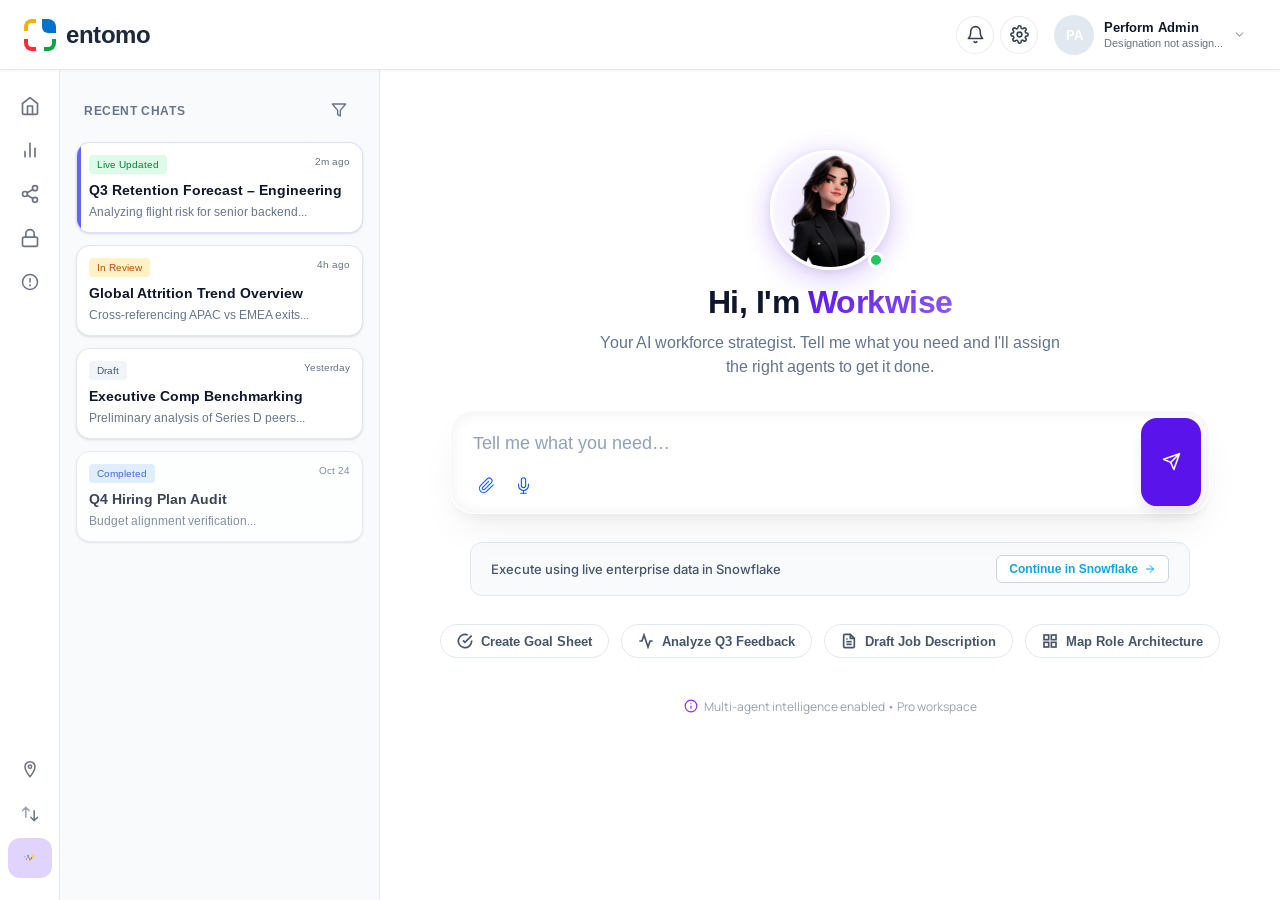
<file: Worwiselandingdraft-main/Worwiselandingdraft-main/wwland-main/chat.html>
<!DOCTYPE html>
<html lang="en">

<head>
    <meta charset="UTF-8" />
    <meta name="viewport" content="width=device-width, initial-scale=1.0" />
    <title>Chat — Workwise.AI</title>
    <link rel="preconnect" href="https://fonts.googleapis.com" />
    <link rel="preconnect" href="https://fonts.gstatic.com" crossorigin />
    <link
        href="https://fonts.googleapis.com/css2?family=Arimo:wght@400;500;700&family=Inter:wght@400;500;600;700&family=Manrope:wght@400;500;600;700&display=swap"
        rel="stylesheet" />
    <link rel="stylesheet" href="style.css" />
    <style>
        /* ════════════════════════════
       CHAT PAGE SPECIFIC STYLES
    ════════════════════════════ */
        body {
            background: #FFFFFF;
            overflow: hidden;
            /* standard app feel */
        }

        /* ── Layout Grid ── */
        .chat-layout {
            display: flex;
            height: calc(100vh - 70px);
            /* minus header */
            margin-top: 70px;
        }

        /* ── Icon Sidebar (Left, 85px) ── */
        /* Reuse from style.css / other pages, assuming basic sidebar class exists or is consistent */
        .icon-sidebar {
            width: 60px;
            flex-shrink: 0;
            background: #FFFFFF;
            border-right: 1px solid #E5E7EB;
            display: flex;
            flex-direction: column;
            align-items: center;
            justify-content: space-between;
            padding: 16px 0 14px;
            z-index: 20;
        }

        /* ── Recent Sidebar (Secondary, 320px) ── */
        .recent-sidebar {
            width: 320px;
            flex-shrink: 0;
            background: #F8FAFC;
            border-right: 1px solid #E2E8F0;
            display: flex;
            flex-direction: column;
            overflow-y: auto;
            z-index: 10;
        }

        .recent-header {
            padding: 24px 24px 16px;
            display: flex;
            align-items: center;
            justify-content: space-between;
        }

        .recent-title {
            font-family: 'Arimo', sans-serif;
            font-weight: 700;
            font-size: 12px;
            letter-spacing: 0.6px;
            text-transform: uppercase;
            color: #64748B;
        }

        .recent-filter-btn {
            width: 32px;
            height: 32px;
            border-radius: 50%;
            border: none;
            background: transparent;
            cursor: pointer;
            display: flex;
            align-items: center;
            justify-content: center;
            color: #64748B;
        }

        .recent-filter-btn:hover {
            background: #E2E8F0;
        }

        .recent-list {
            display: flex;
            flex-direction: column;
            gap: 12px;
            padding: 0 16px 24px;
        }

        /* Recent Card */
        .r-card {
            background: #FFFFFF;
            border: 1px solid #E2E8F0;
            /* Default border */
            box-shadow: 0 1px 3px rgba(0, 0, 0, 0.1), 0 1px 2px -1px rgba(0, 0, 0, 0.1);
            border-radius: 14px;
            padding: 12px;
            cursor: pointer;
            position: relative;
            overflow: hidden;
            transition: all .2s;
        }

        .r-card:hover {
            transform: translateY(-1px);
            box-shadow: 0 4px 6px rgba(0, 0, 0, .05);
        }

        /* Live card styling override */
        .r-card.live-active {
            border: 1px solid rgba(99, 102, 241, 0.2);
        }

        .r-card.live-active::before {
            content: "";
            position: absolute;
            top: 0;
            left: 0;
            bottom: 0;
            width: 4px;
            background: #6366F1;
        }

        /* Top Row: Badge + Time */
        .r-top {
            display: flex;
            justify-content: space-between;
            align-items: flex-start;
            margin-bottom: 6px;
        }

        .r-badge {
            padding: 2px 8px;
            border-radius: 4px;
            font-family: 'Arimo', sans-serif;
            font-size: 10px;
            font-weight: 400;
            line-height: 15px;
        }

        .r-badge.live {
            background: #DCFCE7;
            color: #008236;
        }

        .r-badge.review {
            background: #FEF3C6;
            color: #BB4D00;
        }

        .r-badge.draft {
            background: #F1F5F9;
            color: #45556C;
        }

        .r-badge.completed {
            background: #DBEAFE;
            color: #1447E6;
        }

        .r-time {
            font-family: 'Arimo';
            font-size: 10px;
            color: #64748B;
        }

        .r-title {
            font-family: 'Arimo';
            font-weight: 700;
            font-size: 14px;
            line-height: 20px;
            color: #0F172A;
            margin-bottom: 4px;
        }

        .r-desc {
            font-family: 'Arimo';
            font-weight: 400;
            font-size: 12px;
            line-height: 16px;
            color: #64748B;
            white-space: nowrap;
            overflow: hidden;
            text-overflow: ellipsis;
        }

        /* ── Main Content Area ── */
        .main-container {
            flex: 1;
            display: flex;
            flex-direction: column;
            align-items: center;
            justify-content: flex-start;
            /* Fix top clipping */
            padding-top: 80px;
            padding-bottom: 40px;
            position: relative;
            background: #FFFFFF;
            overflow-y: auto;
            /* Enable scrolling */
            min-height: 0;
            /* Flexbox scroll fix */
            /* Add slight fade in animation */
            animation: fadeIn 0.4s ease-out;
        }

        @keyframes fadeIn {
            from {
                opacity: 0;
                transform: translateY(10px);
            }

            to {
                opacity: 1;
                transform: translateY(0);
            }
        }

        .empty-state {
            max-width: 800px;
            width: 100%;
            text-align: center;
            display: flex;
            flex-direction: column;
            align-items: center;
        }

        /* ── Master Agent Avatar ── */
        .master-agent-wrap {
            position: relative;
            margin-bottom: 8px;
        }

        .master-agent-glow {
            position: absolute;
            inset: -18px;
            border-radius: 50%;
            background: radial-gradient(circle, rgba(91, 19, 236, 0.15) 0%, rgba(91, 19, 236, 0.04) 50%, transparent 70%);
            filter: blur(8px);
            z-index: 0;
            animation: pulseGlow 3s ease-in-out infinite;
        }

        @keyframes pulseGlow {

            0%,
            100% {
                opacity: 0.7;
                transform: scale(1);
            }

            50% {
                opacity: 1;
                transform: scale(1.08);
            }
        }

        .master-agent-avatar {
            position: relative;
            z-index: 1;
            width: 120px;
            height: 120px;
            border-radius: 50%;
            object-fit: cover;
            object-position: center top;
            border: 3px solid #fff;
            box-shadow: 0 8px 30px rgba(91, 19, 236, 0.18), 0 2px 8px rgba(0, 0, 0, 0.08);
        }

        .master-status-dot {
            position: absolute;
            bottom: 6px;
            right: 6px;
            width: 16px;
            height: 16px;
            background: #22C55E;
            border: 3px solid #fff;
            border-radius: 50%;
            z-index: 2;
        }

        /* ── Greeting ── */
        .es-greeting {
            font-family: 'Arimo', sans-serif;
            font-weight: 700;
            font-size: 32px;
            line-height: 40px;
            letter-spacing: -0.5px;
            color: #0F172A;
            margin-bottom: 8px;
        }

        .es-greeting span {
            background: linear-gradient(135deg, #5B13EC, #8B5CF6);
            -webkit-background-clip: text;
            -webkit-text-fill-color: transparent;
            background-clip: text;
        }

        .es-sub {
            font-family: 'Arimo', sans-serif;
            font-weight: 400;
            font-size: 16px;
            line-height: 24px;
            color: #64748B;
            margin-bottom: 32px;
            max-width: 480px;
        }

        /* Chat Input Field (inherits `.chat-ph` typography from style.css but as an input) */
        .chat-ph-input {
            width: 100%;
            border: none;
            outline: none;
            background: transparent;
            font-size: 18px;
            font-weight: 500;
            color: #0F172B;
            font-family: 'Arimo', sans-serif;
            line-height: 1.6;
        }

        .chat-ph-input::placeholder {
            color: #90A1B9;
        }

        /* Snowflake Banner */
        .snowflake-banner {
            display: flex;
            align-items: center;
            justify-content: space-between;
            width: 768px;
            max-width: 90%;
            background: #F8FAFC;
            border: 1px solid #E2E8F0;
            border-radius: 12px;
            padding: 12px 20px;
            margin-bottom: 28px;
        }

        .sb-text {
            font-family: 'Inter', sans-serif;
            font-size: 13px;
            color: #475569;
            font-weight: 500;
        }

        .sb-btn {
            display: flex;
            align-items: center;
            gap: 6px;
            background: #FFFFFF;
            border: 1px solid #CBD5E1;
            border-radius: 6px;
            padding: 6px 12px;
            font-size: 12px;
            font-weight: 600;
            color: #0EA5E9;
            cursor: pointer;
            transition: background .15s;
        }

        .sb-btn:hover {
            background: #F1F5F9;
        }

        /* ── Prompt Pills ── */
        .prompt-pills-row {
            display: flex;
            gap: 12px;
            flex-wrap: wrap;
            justify-content: center;
            margin-bottom: 40px;
        }

        .prompt-pill {
            display: flex;
            align-items: center;
            gap: 8px;
            background: #FFFFFF;
            border: 1px solid #E2E8F0;
            border-radius: 99px;
            padding: 8px 16px;
            font-family: 'Arimo', sans-serif;
            font-weight: 600;
            font-size: 13px;
            color: #475569;
            cursor: pointer;
            transition: all .2s;
        }

        .prompt-pill:hover {
            border-color: #8B5CF6;
            color: #5B13EC;
            background: #F8FAFC;
        }

        .prompt-pill svg {
            width: 16px;
            height: 16px;
            stroke-width: 2.5;
            flex-shrink: 0;
        }

        /* Footer Text */
        .chat-footer {
            font-family: 'Manrope', sans-serif;
            font-size: 12px;
            color: #99A1AF;
            display: flex;
            align-items: center;
            gap: 6px;
            margin-top: auto;
            padding-bottom: 20px;
        }

        .cf-icon {
            color: #8A2CE2;
        }

        /* ── Chat Feed ── */
        .chat-feed-view {
            display: none;
            width: 100%;
            max-width: 1000px;
            padding: 40px;
            flex-direction: column;
            gap: 40px;
        }

        /* Orchestrator */
        .orch-view {
            display: none;
            flex-direction: column;
            align-items: center;
            justify-content: center;
            text-align: center;
            min-height: 400px;
            animation: fadeIn 0.5s ease;
        }

        .orch-active-pill {
            background: #F3E8FF;
            color: #8200DB;
            padding: 6px 16px;
            border-radius: 20px;
            font-size: 11px;
            font-weight: 700;
            text-transform: uppercase;
            margin-bottom: 24px;
            letter-spacing: 1px;
        }

        .orch-title {
            font-size: 32px;
            font-family: 'Inter', sans-serif;
            font-weight: 700;
            color: #101828;
            margin-bottom: 12px;
        }

        .orch-sub {
            color: #64748B;
            font-size: 16px;
            max-width: 500px;
            line-height: 1.5;
            margin-bottom: 40px;
        }

        .orch-avatars {
            display: flex;
            align-items: center;
            gap: 20px;
            margin-bottom: 40px;
        }

        .orch-avatar {
            width: 64px;
            height: 64px;
            border-radius: 50%;
            border: 3px solid #fff;
            box-shadow: 0 4px 12px rgba(0, 0, 0, 0.1);
            object-fit: cover;
        }

        /* Response View */
        .response-view {
            display: none;
            /* Flex when active */
            flex-direction: column;
            gap: 24px;
            width: 100%;
            animation: slideUp 0.5s cubic-bezier(0.16, 1, 0.3, 1);
        }

        @keyframes slideUp {
            from {
                transform: translateY(20px);
                opacity: 0;
            }

            to {
                transform: translateY(0);
                opacity: 1;
            }
        }

        /* User Message */
        .user-msg-row {
            display: flex;
            justify-content: flex-end;
            gap: 12px;
            margin-bottom: 24px;
        }

        .user-msg-bubble {
            background: #F3E8FF;
            color: #374151;
            padding: 16px 24px;
            border-radius: 20px 20px 4px 20px;
            font-size: 15px;
            font-weight: 500;
            max-width: 60%;
            box-shadow: 0 1px 2px rgba(0, 0, 0, 0.05);
        }

        .user-avatar-small {
            width: 32px;
            height: 32px;
            background: #E2E8F0;
            border-radius: 50%;
            display: flex;
            align-items: center;
            justify-content: center;
            font-size: 12px;
            font-weight: 700;
            color: #475569;
        }

        /* Job Card */
        .job-card {
            background: #fff;
            border: 1px solid #E5E7EB;
            border-radius: 16px;
            padding: 0;
            overflow: hidden;
            box-shadow: 0 1px 3px rgba(0, 0, 0, 0.1);
        }

        .jc-header {
            padding: 24px;
            border-bottom: 1px solid #F3F4F6;
        }

        .jc-title {
            font-size: 20px;
            font-weight: 700;
            color: #111827;
            margin-bottom: 8px;
        }

        .jc-meta {
            display: flex;
            gap: 8px;
            font-size: 13px;
            color: #64748B;
            align-items: center;
        }

        .jc-body {
            padding: 24px;
            color: #4B5563;
            font-size: 14px;
            line-height: 1.6;
        }

        /* Competencies */
        .jc-competencies {
            padding: 0 24px 24px;
        }

        .jc-comp-title {
            font-size: 14px;
            font-weight: 700;
            color: #111827;
            margin-bottom: 12px;
        }

        .jc-tags {
            display: flex;
            gap: 8px;
            flex-wrap: wrap;
        }

        .tag {
            display: flex;
            align-items: center;
            gap: 6px;
            padding: 6px 12px;
            border-radius: 8px;
            font-size: 12px;
            font-weight: 600;
        }

        .tag.purple {
            background: #F3E8FF;
            color: #8200DB;
        }

        .tag.blue {
            background: #DBEAFE;
            color: #1447E6;
        }

        .tag.green {
            background: #DCFCE7;
            color: #008236;
        }

        .tag.orange {
            background: #FEF3C6;
            color: #B45309;
        }

        /* Action Cards */
        .action-cards-grid {
            display: grid;
            grid-template-columns: repeat(4, 1fr);
            gap: 12px;
            margin-top: 24px;
        }

        .ac-card {
            background: #fff;
            border: 1px solid #E5E7EB;
            border-radius: 12px;
            padding: 16px;
            cursor: pointer;
            transition: all 0.2s;
            display: flex;
            flex-direction: column;
            gap: 12px;
            height: 100%;
        }

        .ac-card:hover {
            border-color: #CBD5E1;
            box-shadow: 0 4px 6px -1px rgba(0, 0, 0, 0.1);
            transform: translateY(-2px);
        }

        .ac-icon {
            width: 32px;
            height: 32px;
            border-radius: 8px;
            display: flex;
            align-items: center;
            justify-content: center;
        }

        .ac-title {
            font-size: 13px;
            font-weight: 700;
            color: #1E293B;
        }

        .ac-desc {
            font-size: 11px;
            color: #64748B;
            line-height: 1.4;
        }

        /* Sticky Input (Scaled from Large Input) */
        .sticky-input-container {
            position: sticky;
            bottom: 20px;
            margin-top: auto;
            width: 100%;
            display: flex;
            justify-content: center;
            z-index: 100;
        }

        /* Slim Sticky Input */
        .slim-sticky-input {
            width: 100%;
            max-width: 800px;
            background: #FFFFFF;
            border: 1px solid #E2E8F0;
            border-radius: 999px;
            /* Pill shape */
            padding: 8px 10px 8px 16px;
            display: flex;
            align-items: center;
            gap: 16px;
            box-shadow: 0 4px 20px rgba(0, 0, 0, 0.05);
            transition: box-shadow .2s, border-color .2s;
        }

        .slim-sticky-input:focus-within {
            box-shadow: 0 8px 30px rgba(0, 0, 0, 0.08);
            border-color: #CBD5E1;
        }

        .ssi-attach-btn {
            width: 36px;
            height: 36px;
            border-radius: 50%;
            background: #F8FAFC;
            border: 1px solid transparent;
            cursor: pointer;
            display: flex;
            align-items: center;
            justify-content: center;
            color: #475569;
            flex-shrink: 0;
            transition: background .2s, border-color .2s, transform .15s;
        }

        .ssi-attach-btn:hover {
            background: #F1F5F9;
            border-color: #E2E8F0;
            transform: scale(1.05);
        }

        .ssi-attach-btn svg {
            width: 18px;
            height: 18px;
            stroke-width: 2;
        }

        .ssi-field {
            flex: 1;
            border: none;
            outline: none;
            background: transparent;
            font-family: 'Inter', sans-serif;
            font-weight: 500;
            font-size: 15px;
            color: #1E293B;
        }

        .ssi-field::placeholder {
            color: #94A3B8;
        }

        .ssi-actions {
            display: flex;
            align-items: center;
            gap: 12px;
        }

        .ssi-voice-btn {
            background: none;
            border: none;
            cursor: pointer;
            color: #64748B;
            padding: 6px;
            display: flex;
            align-items: center;
            justify-content: center;
            transition: color .2s, transform .15s;
        }

        .ssi-voice-btn:hover {
            color: #155DFC;
            transform: scale(1.1);
        }

        .ssi-voice-btn svg {
            width: 18px;
            height: 18px;
            stroke-width: 2;
        }

        .ssi-send-btn {
            width: 40px;
            height: 40px;
            border-radius: 50%;
            background: #5B13EC;
            border: none;
            cursor: pointer;
            display: flex;
            align-items: center;
            justify-content: center;
            flex-shrink: 0;
            box-shadow: 0px 4px 10px -2px rgba(91, 19, 236, 0.3);
            transition: opacity .2s, transform .2s, box-shadow .2s;
        }

        .ssi-send-btn:hover {
            background: #4A0EBE;
            transform: translateY(-1px);
            box-shadow: 0px 6px 14px -2px rgba(91, 19, 236, 0.4);
        }

        .ssi-send-btn svg {
            width: 18px;
            height: 18px;
            stroke-width: 2.5;
            margin-left: -2px;
            /* optical centering */
            margin-top: 1px;
        }

        /* ── Overlapping Agents in Response ── */
        .response-row {
            display: flex;
            align-items: flex-start;
            gap: 12px;
            /* Reduced gap as requested */
            width: 100%;
            position: relative;
        }

        .agent-overlap-group {
            display: flex;
            flex-direction: column;
            align-items: center;
            padding-top: 0;
            /* Perfect top alignment with card */
            flex-shrink: 0;
            width: 44px;
        }

        .agent-circle {
            width: 44px;
            height: 44px;
            border-radius: 50%;
            border: 1px solid #E2E8F0;
            /* Subtle border as requested */
            background: #fff;
            box-shadow: 0 4px 12px rgba(0, 0, 0, 0.06);
            margin-bottom: -24px;
            transition: all 0.4s cubic-bezier(0.175, 0.885, 0.32, 1.275);
            cursor: pointer;
            position: relative;
            z-index: 1;
            padding: 2px;
            /* Slightly inset image for premium look */
        }

        .agent-circle:hover {
            z-index: 10;
            transform: scale(1.1);
        }

        .agent-overlap-group:hover .agent-circle {
            margin-bottom: 12px;
        }

        .agent-circle img {
            width: 100%;
            height: 100%;
            border-radius: 50%;
            object-fit: cover;
        }

        /* Agent Name Tooltip */
        .agent-circle::after {
            content: attr(data-name);
            position: absolute;
            right: 120%;
            top: 50%;
            transform: translateY(-50%) translateX(10px);
            background: #111827;
            color: #fff;
            padding: 6px 10px;
            border-radius: 6px;
            font-size: 11px;
            font-weight: 600;
            white-space: nowrap;
            opacity: 0;
            visibility: hidden;
            transition: all 0.3s ease;
            box-shadow: 0 4px 6px -1px rgba(0, 0, 0, 0.1);
        }

        .agent-circle:hover::after {
            opacity: 1;
            visibility: visible;
            transform: translateY(-50%) translateX(0);
        }

        /* Arrow for tooltip */
        .agent-circle::before {
            content: '';
            position: absolute;
            right: 110%;
            top: 50%;
            transform: translateY(-50%);
            border: 5px solid transparent;
            border-left-color: #111827;
            opacity: 0;
            visibility: hidden;
            transition: all 0.3s ease;
        }

        .agent-circle:hover::before {
            opacity: 1;
            visibility: visible;
        }

        /* ── Create Agent Pill Button ── */
        .create-agent-pill {
            display: flex;
            align-items: center;
            gap: 8px;
            padding: 5px 14px;
            border-radius: 999px;
            background: rgba(91, 19, 236, 0.05);
            backdrop-filter: blur(10px);
            -webkit-backdrop-filter: blur(10px);
            color: #5B13EC;
            border: 1px solid rgba(91, 19, 236, 0.2);
            font-size: 13px;
            font-weight: 600;
            cursor: pointer;
            transition: all 0.2s ease;
            box-shadow: 0 4px 12px rgba(91, 19, 236, 0.04);
            white-space: nowrap;
        }

        .create-agent-pill:hover {
            transform: translateY(-2px);
            background: rgba(91, 19, 236, 0.08);
            border-color: rgba(91, 19, 236, 0.4);
            box-shadow: 0 8px 16px rgba(91, 19, 236, 0.08);
        }

        .create-agent-pill svg {
            transition: transform 0.3s;
        }

        .create-agent-pill:hover svg {
            transform: rotate(90deg);
        }

        /* ── Fusion Modal ── */
        .modal-overlay {
            position: fixed;
            inset: 0;
            background: rgba(15, 23, 42, 0.4);
            backdrop-filter: blur(8px);
            z-index: 1000;
            display: flex;
            align-items: center;
            justify-content: center;
            opacity: 0;
            visibility: hidden;
            transition: all 0.3s ease;
        }

        .modal-overlay.active {
            opacity: 1;
            visibility: visible;
        }

        .fusion-modal {
            width: 480px;
            background: #fff;
            border-radius: 24px;
            box-shadow: 0 25px 50px -12px rgba(0, 0, 0, 0.25);
            overflow: hidden;
            transform: translateY(20px);
            transition: all 0.4s cubic-bezier(0.16, 1, 0.3, 1);
        }

        .modal-overlay.active .fusion-modal {
            transform: translateY(0);
        }

        .modal-header {
            padding: 32px 32px 20px;
            text-align: center;
            background: linear-gradient(135deg, #F8FAFF 0%, #FFFFFF 100%);
        }

        .fusion-logo {
            width: 100px;
            height: 100px;
            margin: 0 auto 20px;
            position: relative;
            background: #fff;
            padding: 10px;
            border-radius: 28px;
            box-shadow: 0 12px 30px rgba(91, 19, 236, 0.12);
            overflow: visible; /* Ensure badge isn't clipped */
        }

        .avatar-edit-badge {
            position: absolute;
            bottom: 4px;
            right: 4px;
            width: 26px;
            height: 26px;
            background: #5B13EC;
            border: 2px solid #fff;
            border-radius: 50%;
            display: flex;
            align-items: center;
            justify-content: center;
            color: #fff;
            box-shadow: 0 4px 10px rgba(91, 19, 236, 0.35);
            z-index: 5;
        }

        .modal-title {
            font-size: 20px;
            font-weight: 700;
            color: #0F172A;
            margin-bottom: 8px;
        }

        .modal-sub {
            font-size: 13px;
            color: #64748B;
            line-height: 1.5;
        }

        .modal-body {
            padding: 24px 32px 32px;
        }

        /* Loading State */
        .fetching-state {
            display: flex;
            flex-direction: column;
            align-items: center;
            padding: 20px 0;
            gap: 16px;
        }

        .spinner-ring {
            width: 40px;
            height: 40px;
            border: 3px solid #E2E8F0;
            border-top-color: #5B13EC;
            border-radius: 50%;
            animation: spin 1s linear infinite;
        }

        @keyframes spin {
            to {
                transform: rotate(360deg);
            }
        }

        /* Form State */
        .fusion-form {
            display: none;
            flex-direction: column;
            gap: 20px;
        }

        .form-group {
            display: flex;
            flex-direction: column;
            gap: 8px;
        }

        .form-label {
            font-size: 11px;
            font-weight: 700;
            color: #94A3B8;
            text-transform: uppercase;
            letter-spacing: 0.5px;
        }

        .form-input {
            width: 100%;
            padding: 12px 16px;
            background: #F8FAFC;
            border: 1px solid #E2E8F0;
            border-radius: 12px;
            font-size: 14px;
            font-family: inherit;
            color: #1E293B;
            transition: border-color 0.2s;
        }

        .form-input:focus {
            outline: none;
            border-color: #5B13EC;
            background: #fff;
        }

        .modal-footer {
            display: flex;
            align-items: center;
            gap: 12px;
            margin-top: 10px;
        }

        .modal-btn {
            flex: 1;
            padding: 12px;
            border-radius: 12px;
            font-size: 14px;
            font-weight: 600;
            cursor: pointer;
            transition: all 0.2s;
            border: none;
        }

        .modal-btn-primary {
            background: #5B13EC;
            color: #fff;
        }

        .modal-btn-primary:hover {
            background: #4A0EBE;
        }

        .modal-btn-secondary {
            background: #F1F5F9;
            color: #475569;
        }

        .modal-btn-secondary:hover {
            background: #E2E8F0;
        }

        /* Success Toast */
        .toast {
            position: fixed;
            bottom: 32px;
            right: 32px;
            background: #0F172A;
            color: #fff;
            padding: 16px 24px;
            border-radius: 12px;
            font-size: 14px;
            font-weight: 500;
            display: flex;
            align-items: center;
            gap: 12px;
            box-shadow: 0 20px 25px -5px rgba(0, 0, 0, 0.1);
            transform: translateY(100px);
            opacity: 0;
            transition: all 0.4s cubic-bezier(0.16, 1, 0.3, 1);
            z-index: 2000;
        }

        .toast.active {
            transform: translateY(0);
            opacity: 1;
        }
    </style>
</head>

<body>

    <!-- HEADER -->
    <header class="header"
        style="position:fixed; top:0; left:0; width:100%; border-bottom:1px solid #E5E7EB; z-index:50;">
        <div class="logo-container"> <!-- Using existing classes from style.css -->
            <a href="index.html" style="text-decoration:none; display:flex; gap:10px; align-items:center;">
                <div class="logo-icon" style="position:relative; width:32px; height:32px;">
                    <div
                        style="position:absolute; top:0; left:0; width:12px; height:12px; border:4px solid #F0B100; border-right:none; border-bottom:none; border-radius:8px 0 0 0;">
                    </div>
                    <div
                        style="position:absolute; top:0; right:0; width:14px; height:14px; background:#0072CE; border-radius:0 8px 0 6px;">
                    </div>
                    <div
                        style="position:absolute; bottom:0; left:0; width:12px; height:12px; border:4px solid #FB2C36; border-top:none; border-right:none; border-radius:0 0 0 8px;">
                    </div>
                    <div
                        style="position:absolute; bottom:0; right:0; width:12px; height:12px; border:4px solid #00A63E; border-top:none; border-left:none; border-radius:0 0 8px 0;">
                    </div>
                </div>
                <span class="logo-text"
                    style="color:#1D2939; font-family:'Arimo'; font-weight:700; font-size:24px;">entomo</span>
            </a>
        </div>
        <div class="header-right">
            <button class="icon-btn" aria-label="Notifications">
                <svg width="19" height="19" viewBox="0 0 24 24" fill="none" stroke="#374151" stroke-width="2"
                    stroke-linecap="round" stroke-linejoin="round">
                    <path d="M18 8A6 6 0 0 0 6 8c0 7-3 9-3 9h18s-3-2-3-9"></path>
                    <path d="M13.73 21a2 2 0 0 1-3.46 0"></path>
                </svg>
            </button>
            <button class="icon-btn" aria-label="Settings">
                <svg width="19" height="19" viewBox="0 0 24 24" fill="none" stroke="#374151" stroke-width="2"
                    stroke-linecap="round" stroke-linejoin="round">
                    <circle cx="12" cy="12" r="3"></circle>
                    <path
                        d="M19.4 15a1.65 1.65 0 0 0 .33 1.82l.06.06a2 2 0 0 1-2.83 2.83l-.06-.06a1.65 1.65 0 0 0-1.82-.33 1.65 1.65 0 0 0-1 1.51V21a2 2 0 0 1-4 0v-.09A1.65 1.65 0 0 0 9 19.4a1.65 1.65 0 0 0-1.82.33l-.06.06a2 2 0 0 1-2.83-2.83l.06-.06A1.65 1.65 0 0 0 4.68 15a1.65 1.65 0 0 0-1.51-1H3a2 2 0 0 1 0-4h.09A1.65 1.65 0 0 0 4.6 9a1.65 1.65 0 0 0-.33-1.82l-.06-.06a2 2 0 0 1 2.83-2.83l.06.06A1.65 1.65 0 0 0 9 4.68a1.65 1.65 0 0 0 1-1.51V3a2 2 0 0 1 4 0v.09a1.65 1.65 0 0 0 1 1.51 1.65 1.65 0 0 0 1.82-.33l.06-.06a2 2 0 0 1 2.83 2.83l-.06.06A1.65 1.65 0 0 0 19.4 9a1.65 1.65 0 0 0 1.51 1H21a2 2 0 0 1 0 4h-.09a1.65 1.65 0 0 0-1.51 1z">
                    </path>
                </svg>
            </button>
            <div class="user-profile">
                <div class="avatar"
                    style="background:#E2E8F0; width:40px; height:40px; border-radius:50%; display:flex; align-items:center; justify-content:center; font-weight:700;">
                    PA</div>
                <div class="user-info">
                    <span class="user-name">Perform Admin</span>
                    <span class="user-role">Designation not assign...</span>
                </div>
                <svg width="13" height="13" viewBox="0 0 24 24" fill="none" stroke="#9CA3AF" stroke-width="2.2"
                    stroke-linecap="round" stroke-linejoin="round">
                    <polyline points="6 9 12 15 18 9"></polyline>
                </svg>
            </div>
        </div>
    </header>

    <div class="chat-layout">

        <!-- 1. ICON SIDEBAR (60px) -->
        <nav class="icon-sidebar">
            <div style="display:flex; flex-direction:column; gap:4px; width:100%; align-items:center;">
                <button class="nav-btn" onclick="location.href='index.html'" aria-label="Home"
                    style="width:40px; height:40px; border-radius:12px; border:none; background:transparent; display:flex; align-items:center; justify-content:center; cursor:pointer;">
                    <svg width="20" height="20" viewBox="0 0 24 24" fill="none" stroke="#6B7280" stroke-width="2"
                        stroke-linecap="round" stroke-linejoin="round">
                        <path d="M3 9l9-7 9 7v11a2 2 0 0 1-2 2H5a2 2 0 0 1-2-2z"></path>
                        <polyline points="9 22 9 12 15 12 15 22"></polyline>
                    </svg>
                </button>
                <button class="nav-btn" aria-label="Analytics"
                    style="width:40px; height:40px; border-radius:12px; border:none; background:transparent; display:flex; align-items:center; justify-content:center; cursor:pointer;">
                    <svg width="20" height="20" viewBox="0 0 24 24" fill="none" stroke="#6B7280" stroke-width="2"
                        stroke-linecap="round" stroke-linejoin="round">
                        <line x1="18" y1="20" x2="18" y2="10"></line>
                        <line x1="12" y1="20" x2="12" y2="4"></line>
                        <line x1="6" y1="20" x2="6" y2="14"></line>
                    </svg>
                </button>
                <button class="nav-btn" aria-label="Share"
                    style="width:40px; height:40px; border-radius:12px; border:none; background:transparent; display:flex; align-items:center; justify-content:center; cursor:pointer;">
                    <svg width="20" height="20" viewBox="0 0 24 24" fill="none" stroke="#6B7280" stroke-width="2"
                        stroke-linecap="round" stroke-linejoin="round">
                        <circle cx="18" cy="5" r="3"></circle>
                        <circle cx="6" cy="12" r="3"></circle>
                        <circle cx="18" cy="19" r="3"></circle>
                        <line x1="8.59" y1="13.51" x2="15.42" y2="17.49"></line>
                        <line x1="15.41" y1="6.51" x2="8.59" y2="10.49"></line>
                    </svg>
                </button>
                <button class="nav-btn" aria-label="Security"
                    style="width:40px; height:40px; border-radius:12px; border:none; background:transparent; display:flex; align-items:center; justify-content:center; cursor:pointer;">
                    <svg width="20" height="20" viewBox="0 0 24 24" fill="none" stroke="#6B7280" stroke-width="2"
                        stroke-linecap="round" stroke-linejoin="round">
                        <rect x="3" y="11" width="18" height="11" rx="2" ry="2"></rect>
                        <path d="M7 11V7a5 5 0 0 1 10 0v4"></path>
                    </svg>
                </button>
                <button class="nav-btn" aria-label="Info"
                    style="width:40px; height:40px; border-radius:12px; border:none; background:transparent; display:flex; align-items:center; justify-content:center; cursor:pointer;">
                    <svg width="20" height="20" viewBox="0 0 24 24" fill="none">
                        <circle cx="12" cy="12" r="9" stroke="#6B7280" stroke-width="1.8" />
                        <line x1="12" y1="8" x2="12" y2="12" stroke="#6B7280" stroke-width="1.8"
                            stroke-linecap="round" />
                        <line x1="12" y1="16" x2="12.01" y2="16" stroke="#6B7280" stroke-width="2.4"
                            stroke-linecap="round" />
                    </svg>
                </button>
            </div>

            <div
                style="display:flex; flex-direction:column; gap:4px; width:100%; align-items:center; padding-bottom:8px;">
                <button class="nav-btn" aria-label="Location"
                    style="width:40px; height:40px; border-radius:12px; border:none; background:transparent; display:flex; align-items:center; justify-content:center; cursor:pointer;">
                    <svg width="20" height="20" viewBox="0 0 24 24" fill="none">
                        <path d="M12 2C8.69 2 6 4.69 6 8c0 4.5 6 12 6 12s6-7.5 6-12c0-3.31-2.69-6-6-6z" stroke="#6B7280"
                            stroke-width="1.8" stroke-linecap="round" stroke-linejoin="round" />
                        <circle cx="12" cy="8" r="2" stroke="#6B7280" stroke-width="1.8" />
                    </svg>
                </button>
                <button class="nav-btn" aria-label="Transfer"
                    style="width:40px; height:40px; border-radius:12px; border:none; background:transparent; display:flex; align-items:center; justify-content:center; cursor:pointer;">
                    <svg width="20" height="20" viewBox="0 0 24 24" fill="none">
                        <path d="M7 16V4m0 0L3 8m4-4l4 4" stroke="#9CA3AF" stroke-width="1.8" stroke-linecap="round"
                            stroke-linejoin="round" />
                        <path d="M17 8v12m0 0l4-4m-4 4l-4-4" stroke="#6B7280" stroke-width="1.8" stroke-linecap="round"
                            stroke-linejoin="round" />
                    </svg>
                </button>
                <button class="nav-btn nav-btn--workwise active" aria-label="Workwise"
                    style="width:44px; height:40px; display:flex; align-items:center; justify-content:center; background:rgba(91,19,236,0.18); border:none; border-radius:12px; cursor:pointer;">
                    <img src="workwise image.png" width="30" height="30" alt="Workwise"
                        style="display:block; object-fit:contain;" />
                </button>
            </div>
        </nav>

        <!-- 2. RECENT ACTIVITY SIDEBAR (320px) -->
        <aside class="recent-sidebar">
            <div class="recent-header">
                <span class="recent-title">Recent Chats</span>
                <button class="recent-filter-btn">
                    <svg width="16" height="16" viewBox="0 0 24 24" fill="none" stroke="currentColor" stroke-width="2"
                        stroke-linecap="round" stroke-linejoin="round">
                        <polygon points="22 3 2 3 10 12.46 10 19 14 21 14 12.46 22 3"></polygon>
                    </svg>
                </button>
            </div>

            <div class="recent-list">

                <!-- #1 Live Updated -->
                <div class="r-card live-active">
                    <div class="r-top">
                        <span class="r-badge live">Live Updated</span>
                        <span class="r-time">2m ago</span>
                    </div>
                    <div class="r-title">Q3 Retention Forecast – Engineering</div>
                    <div class="r-desc">Analyzing flight risk for senior backend...</div>
                </div>

                <!-- #2 In Review -->
                <div class="r-card">
                    <div class="r-top">
                        <span class="r-badge review">In Review</span>
                        <span class="r-time">4h ago</span>
                    </div>
                    <div class="r-title">Global Attrition Trend Overview</div>
                    <div class="r-desc">Cross-referencing APAC vs EMEA exits...</div>
                </div>

                <!-- #3 Draft -->
                <div class="r-card">
                    <div class="r-top">
                        <span class="r-badge draft">Draft</span>
                        <span class="r-time">Yesterday</span>
                    </div>
                    <div class="r-title">Executive Comp Benchmarking</div>
                    <div class="r-desc">Preliminary analysis of Series D peers...</div>
                </div>

                <!-- #4 Completed -->
                <div class="r-card" style="opacity:0.8;">
                    <div class="r-top">
                        <span class="r-badge completed">Completed</span>
                        <span class="r-time">Oct 24</span>
                    </div>
                    <div class="r-title">Q4 Hiring Plan Audit</div>
                    <div class="r-desc">Budget alignment verification...</div>
                </div>

            </div>
        </aside>

        <!-- 3. MAIN CONTENT -->
        <main class="main-container">

            <div id="empty-state-view" class="empty-state">

                <!-- Master Agent Avatar -->
                <div class="master-agent-wrap">
                    <div class="master-agent-glow"></div>
                    <img src="Master - Agent.png" alt="Workwise Master Agent" class="master-agent-avatar" />
                    <div class="master-status-dot"></div>
                </div>

                <!-- Greeting -->
                <h1 class="es-greeting">Hi, I'm <span>Workwise</span></h1>
                <p class="es-sub">Your AI workforce strategist. Tell me what you need and I'll assign the right agents
                    to get it done.</p>

                <!-- Input Box (Reusing Landing Page Component) -->
                <div class="chat-box" style="margin: 0 auto 28px;">
                    <div class="chat-inner">
                        <input type="text" class="chat-ph-input" placeholder="Tell me what you need…" />
                        <div class="chat-tools">
                            <button class="chat-tool" aria-label="Attach">
                                <svg width="17" height="17" viewBox="0 0 24 24" fill="none" stroke="#155DFC"
                                    stroke-width="1.6" stroke-linecap="round" stroke-linejoin="round">
                                    <path
                                        d="M21.44 11.05l-9.19 9.19a6 6 0 0 1-8.49-8.49l9.19-9.19a4 4 0 0 1 5.66 5.66l-9.2 9.19a2 2 0 0 1-2.83-2.83l8.49-8.48" />
                                </svg>
                            </button>
                            <button class="chat-tool" aria-label="Voice">
                                <svg width="17" height="17" viewBox="0 0 24 24" fill="none" stroke="#155DFC"
                                    stroke-width="1.6" stroke-linecap="round" stroke-linejoin="round">
                                    <path d="M12 1a3 3 0 0 0-3 3v8a3 3 0 0 0 6 0V4a3 3 0 0 0-3-3z" />
                                    <path d="M19 10v2a7 7 0 0 1-14 0v-2" />
                                    <line x1="12" y1="19" x2="12" y2="23" />
                                    <line x1="8" y1="23" x2="16" y2="23" />
                                </svg>
                            </button>
                        </div>
                    </div>
                    <button class="send-btn" aria-label="Send">
                        <svg width="19" height="19" viewBox="0 0 24 24" fill="none" stroke="#fff" stroke-width="2"
                            stroke-linecap="round" stroke-linejoin="round">
                            <line x1="22" y1="2" x2="11" y2="13" />
                            <polygon points="22 2 15 22 11 13 2 9 22 2" />
                        </svg>
                    </button>
                </div>

                <!-- Snowflake Context Banner -->
                <div class="snowflake-banner">
                    <span class="sb-text">Execute using live enterprise data in Snowflake</span>
                    <button class="sb-btn">
                        Continue in Snowflake
                        <svg width="12" height="12" viewBox="0 0 24 24" fill="none" stroke="currentColor"
                            stroke-width="2" stroke-linecap="round" stroke-linejoin="round">
                            <path d="M5 12h14" />
                            <path d="M12 5l7 7-7 7" />
                        </svg>
                    </button>
                </div>

                <!-- Prompts -->
                <div class="prompt-pills-row">
                    <div class="prompt-pill"
                        onclick="document.querySelector('.chat-ph-input').value='Create a Goal Sheet'; document.querySelector('.chat-ph-input').focus();">
                        <svg viewBox="0 0 24 24" fill="none" stroke="currentColor">
                            <path d="M22 11.08V12a10 10 0 1 1-5.93-9.14" />
                            <polyline points="22 4 12 14.01 9 11.01" />
                        </svg>
                        Create Goal Sheet
                    </div>
                    <div class="prompt-pill"
                        onclick="document.querySelector('.chat-ph-input').value='Analyze Q3 Feedback'; document.querySelector('.chat-ph-input').focus();">
                        <svg viewBox="0 0 24 24" fill="none" stroke="currentColor">
                            <polyline points="22 12 18 12 15 21 9 3 6 12 2 12" />
                        </svg>
                        Analyze Q3 Feedback
                    </div>
                    <div class="prompt-pill"
                        onclick="document.querySelector('.chat-ph-input').value='Draft Job Description'; document.querySelector('.chat-ph-input').focus();">
                        <svg viewBox="0 0 24 24" fill="none" stroke="currentColor">
                            <path d="M14 2H6a2 2 0 0 0-2 2v16a2 2 0 0 0 2 2h12a2 2 0 0 0 2-2V8z" />
                            <polyline points="14 2 14 8 20 8" />
                            <line x1="16" y1="13" x2="8" y2="13" />
                            <line x1="16" y1="17" x2="8" y2="17" />
                            <polyline points="10 9 9 9 8 9" />
                        </svg>
                        Draft Job Description
                    </div>
                    <div class="prompt-pill"
                        onclick="document.querySelector('.chat-ph-input').value='Map Role Architecture'; document.querySelector('.chat-ph-input').focus();">
                        <svg viewBox="0 0 24 24" fill="none" stroke="currentColor">
                            <rect x="3" y="3" width="7" height="7" />
                            <rect x="14" y="3" width="7" height="7" />
                            <rect x="14" y="14" width="7" height="7" />
                            <rect x="3" y="14" width="7" height="7" />
                        </svg>
                        Map Role Architecture
                    </div>
                </div>

                <div class="chat-footer">
                    <svg class="cf-icon" width="14" height="14" viewBox="0 0 24 24" fill="none" stroke="currentColor"
                        stroke-width="2" stroke-linecap="round" stroke-linejoin="round">
                        <path d="M12 2a10 10 0 1 0 10 10 10 10 0 0 0-10-10z" />
                        <path d="M12 16v-4" />
                        <path d="M12 8h.01" />
                    </svg>
                    Multi-agent intelligence enabled • Pro workspace
                </div>
            </div>

            <div id="chat-feed-view" class="chat-feed-view">
                <div id="orch-view" class="orch-view">
                    <div class="orch-active-pill">● Orchestration Active</div>
                    <h2 class="orch-title">Assembling your AI agent team</h2>
                    <p class="orch-sub">We are configuring specialized agents based on your project
                        requirements.<br>Cross-referencing capabilities for optimal collaboration.</p>
                    <div class="orch-avatars">
                        <img src="Insight360.png" class="orch-avatar">
                        <div style="width:40px; height:2px; background:#E2E8F0; position:relative;"></div>
                        <img src="agent-convocraft.png" class="orch-avatar">
                        <div style="width:40px; height:2px; background:#E2E8F0; position:relative;"></div>
                        <img src="pulse 360.png" class="orch-avatar">
                    </div>
                    <div style="display:flex; align-items:center; gap:10px; color:#64748B; font-size:14px;">
                        <div class="spinner"
                            style="width:20px; height:20px; border:2px solid #E2E8F0; border-top-color:#8200DB; border-radius:50%; animation:spin 1s linear infinite;">
                        </div>
                        Sharing insights between agents...
                    </div>
                </div>

                <div id="response-view" class="response-view">
                    <!-- User Msg -->
                    <div class="user-msg-row">
                        <div class="user-msg-bubble">
                            Create a comprehensive role definition for a Senior Backend Engineer in the Payments team,
                            focusing on high concurrency systems and Python/Go experience.
                        </div>
                        <div class="user-avatar-small">PA</div>
                    </div>

                    <!-- Agent Response -->
                    <div class="response-row">
                        <div class="agent-overlap-group">
                            <div class="agent-circle" data-name="Insight360">
                                <img src="Insight360.png" alt="Insight360">
                            </div>
                            <div class="agent-circle" data-name="ConvoCraft">
                                <img src="agent-convocraft.png" alt="ConvoCraft">
                            </div>
                            <div class="agent-circle" data-name="Pulse360">
                                <img src="pulse 360.png" alt="Pulse360">
                            </div>
                        </div>
                        <div class="job-card">
                            <div class="jc-header">
                                <div
                                    style="margin-bottom:8px; font-size:12px; color:#64748B; display:flex; justify-content:space-between;">
                                    <span>JOB DESCRIPTION</span>
                                    <div style="display:flex; gap:8px;">
                                        <button class="create-agent-pill" onclick="openAddAgentModal()">
                                            <svg width="14" height="14" viewBox="0 0 24 24" fill="none"
                                                stroke="currentColor" stroke-width="3" stroke-linecap="round"
                                                stroke-linejoin="round">
                                                <line x1="12" y1="5" x2="12" y2="19" />
                                                <line x1="5" y1="12" x2="19" y2="12" />
                                            </svg>
                                            Create Custom Agent
                                        </button>
                                    </div>
                                </div>
                                <h3 class="jc-title">Senior Back-end Engineer - Payments</h3>
                                <div class="jc-meta">
                                    <svg width="14" height="14" viewBox="0 0 24 24" fill="none" stroke="currentColor"
                                        stroke-width="2">
                                        <path d="M21 10c0 7-9 13-9 13s-9-6-9-13a9 9 0 0 1 18 0z"></path>
                                        <circle cx="12" cy="10" r="3"></circle>
                                    </svg>
                                    Remote / HYBRID
                                    <span style="margin:0 4px">•</span>
                                    $160k - $220k
                                    <span style="margin:0 4px">•</span>
                                    <svg width="14" height="14" viewBox="0 0 24 24" fill="none" stroke="currentColor"
                                        stroke-width="2">
                                        <circle cx="12" cy="12" r="10"></circle>
                                        <polyline points="12 6 12 12 16 14"></polyline>
                                    </svg>
                                    Full-Time
                                </div>
                            </div>

                            <div class="jc-body">
                                <p style="margin-bottom:16px;">A senior-level back-end engineering role focused on
                                    designing
                                    and building high-throughput payment systems. This position requires deep expertise
                                    in
                                    distributed systems, concurrency, and financial system architecture.</p>
                                <p>You will work closely with the platform team to ensure 99.999% availability and
                                    handle
                                    peak transaction loads.</p>
                            </div>

                            <div class="jc-competencies">
                                <div class="jc-comp-title">Key Competencies Required</div>
                                <div class="jc-tags">
                                    <span class="tag purple">• Go/Python</span>
                                    <span class="tag purple">• High Concurrency</span>
                                    <span class="tag blue">• Distributed Systems</span>
                                    <span class="tag blue">• System Design</span>
                                    <span class="tag green">• Mentorship</span>
                                </div>
                            </div>

                            <div style="padding:16px 24px; border-top:1px solid #F3F4F6; background:#fff;">
                                <div class="jc-comp-title"
                                    style="display:flex; gap:8px; align-items:center; color:#8A2CE2;">
                                    <svg width="16" height="16" viewBox="0 0 24 24" fill="none" stroke="currentColor"
                                        stroke-width="2">
                                        <path d="M12 2L2 7l10 5 10-5-10-5zM2 17l10 5 10-5M2 12l10 5 10-5" />
                                    </svg>
                                    Suggested next steps
                                </div>
                                <div class="action-cards-grid">
                                    <div class="ac-card">
                                        <div class="ac-icon" style="background:#FFF7ED;"><svg width="18" height="18"
                                                viewBox="0 0 24 24" fill="none" stroke="#FF6900" stroke-width="2">
                                                <circle cx="12" cy="12" r="10" />
                                                <path d="M9.09 9a3 3 0 0 1 5.83 1c0 2-3 3-3 3" />
                                                <line x1="12" y1="17" x2="12" y2="17" />
                                            </svg></div>
                                        <div class="ac-title">Interview Questions</div>
                                        <div class="ac-desc">Generate tailored screening questions...</div>
                                    </div>
                                    <div class="ac-card">
                                        <div class="ac-icon" style="background:#F0FDF4;"><svg width="18" height="18"
                                                viewBox="0 0 24 24" fill="none" stroke="#16A34A" stroke-width="2">
                                                <path d="M12 2v20M17 5H9.5a3.5 3.5 0 0 0 0 7h5a3.5 3.5 0 0 1 0 7H6" />
                                            </svg></div>
                                        <div class="ac-title">Compensation</div>
                                        <div class="ac-desc">See salary ranges for this market...</div>
                                    </div>
                                    <div class="ac-card">
                                        <div class="ac-icon" style="background:#EFF6FF;"><svg width="18" height="18"
                                                viewBox="0 0 24 24" fill="none" stroke="#2563EB" stroke-width="2">
                                                <path
                                                    d="M4 4h16c1.1 0 2 .9 2 2v12c0 1.1-.9 2-2 2H4c-1.1 0-2-.9-2-2V6c0-1.1.9-2 2-2z" />
                                                <polyline points="22,6 12,13 2,6" />
                                            </svg></div>
                                        <div class="ac-title">Outreach Emails</div>
                                        <div class="ac-desc">Draft personalized emails for candidates...</div>
                                    </div>
                                    <div class="ac-card">
                                        <div class="ac-icon" style="background:#FAF5FF;"><svg width="18" height="18"
                                                viewBox="0 0 24 24" fill="none" stroke="#9333EA" stroke-width="2">
                                                <path d="M11 4H4a2 2 0 0 0-2 2v14a2 2 0 0 0 2 2h14a2 2 0 0 0 2-2v-7" />
                                                <path d="M18.5 2.5a2.121 2.121 0 0 1 3 3L12 15l-4 1 1-4 9.5-9.5z" />
                                            </svg></div>
                                        <div class="ac-title">Role Refinement</div>
                                        <div class="ac-desc">Iterate on wording and alignment...</div>
                                    </div>
                                </div>
                            </div>
                        </div>
                    </div>
                </div>

                <!-- Sticky Input Logic: Positioned at bottom of chat feed view -->
                <div class="sticky-input-container">
                    <div class="slim-sticky-input">
                        <button class="ssi-attach-btn" aria-label="Attach">
                            <svg viewBox="0 0 24 24" fill="none" stroke="currentColor" stroke-linecap="round"
                                stroke-linejoin="round">
                                <path
                                    d="M21.44 11.05l-9.19 9.19a6 6 0 0 1-8.49-8.49l9.19-9.19a4 4 0 0 1 5.66 5.66l-9.2 9.19a2 2 0 0 1-2.83-2.83l8.49-8.48" />
                            </svg>
                        </button>
                        <input type="text" class="ssi-field"
                            placeholder="Refine this role, activate another agent, or ask a question..." />
                        <div class="ssi-actions">
                            <button class="ssi-voice-btn" aria-label="Voice">
                                <svg viewBox="0 0 24 24" fill="none" stroke="currentColor" stroke-linecap="round"
                                    stroke-linejoin="round">
                                    <path d="M12 1a3 3 0 0 0-3 3v8a3 3 0 0 0 6 0V4a3 3 0 0 0-3-3z" />
                                    <path d="M19 10v2a7 7 0 0 1-14 0v-2" />
                                    <line x1="12" y1="19" x2="12" y2="23" />
                                    <line x1="8" y1="23" x2="16" y2="23" />
                                </svg>
                            </button>
                            <button class="ssi-send-btn" aria-label="Send">
                                <svg viewBox="0 0 24 24" fill="none" stroke="#fff" stroke-linecap="round"
                                    stroke-linejoin="round">
                                    <line x1="22" y1="2" x2="11" y2="13" />
                                    <polygon points="22 2 15 22 11 13 2 9 22 2" />
                                </svg>
                            </button>
                        </div>
                    </div>
                </div>
            </div>

            <script>
                const sendBtns = document.querySelectorAll('.send-btn, .ssi-send-btn');
                const emptyState = document.getElementById('empty-state-view');
                const chatFeed = document.getElementById('chat-feed-view');
                const orchView = document.getElementById('orch-view');
                const responseView = document.getElementById('response-view');
                const mainContainer = document.querySelector('.main-container');

                sendBtns.forEach(btn => {
                    btn.addEventListener('click', () => {
                        // 1. Hide Empty State
                        emptyState.style.display = 'none';

                        // 2. Show Chat Feed
                        chatFeed.style.display = 'flex';

                        // 3. Show Orchestrator
                        orchView.style.display = 'flex';
                        mainContainer.scrollTo({ top: 0, behavior: 'smooth' });

                        // 4. Wait 3 seconds
                        setTimeout(() => {
                            orchView.style.display = 'none';
                            responseView.style.display = 'flex';
                        }, 2500);
                    });
                });

                // --- CUSTOM AGENT FUSION LOGIC ---
                let currentAvatarIndex = 0;
                const availableAvatars = [
                    'agent-convocraft.png',
                    'pulse 360.png',
                    'Insight360.png',
                    'GrowthPlanner.png',
                    'assescraft.png'
                ];

                function cycleFusionAvatar() {
                    currentAvatarIndex = (currentAvatarIndex + 1) % availableAvatars.length;
                    document.getElementById('fusion-avatar-preview').src = availableAvatars[currentAvatarIndex];
                }

                function openAddAgentModal() {
                    const modal = document.getElementById('add-agent-modal');
                    const form = document.getElementById('fusion-form');
                    const fetching = document.getElementById('fetching-ui');

                    // Reset to first non-hi avatar
                    currentAvatarIndex = 0;
                    document.getElementById('fusion-avatar-preview').src = availableAvatars[0];

                    modal.classList.add('active');
                    form.style.display = 'none';
                    fetching.style.display = 'flex';

                    // Simulation of data fetching
                    setTimeout(() => {
                        fetching.style.display = 'none';
                        form.style.display = 'flex';

                        // Fusion Name based on source agents
                        document.getElementById('fusion-name').value = 'Sentiment Core';
                    }, 1800);
                }

                function closeAddAgentModal(e) {
                    if (e.target.id === 'add-agent-modal') {
                        document.getElementById('add-agent-modal').classList.remove('active');
                    }
                }

                function saveCustomAgent() {
                    const name = document.getElementById('fusion-name').value;
                    const avatarSrc = document.getElementById('fusion-avatar-preview').src;
                    const avatar = avatarSrc.split('/').pop();

                    // Store in localStorage for agents.html to read
                    const newAgent = {
                        name: name,
                        avatar: avatar
                    };

                    let myAgents = JSON.parse(localStorage.getItem('myAgents') || '[]');
                    myAgents.push(newAgent);
                    localStorage.setItem('myAgents', JSON.stringify(myAgents));

                    // Success Feedback
                    document.getElementById('add-agent-modal').classList.remove('active');
                    const toast = document.getElementById('success-toast');
                    toast.classList.add('active');
                    setTimeout(() => toast.classList.remove('active'), 3000);
                }
            </script>
        </main>

    </div>

    <div id="add-agent-modal" class="modal-overlay" onclick="closeAddAgentModal(event)">
        <div class="fusion-modal">
            <div class="modal-header">
                <div class="fusion-logo" onclick="cycleFusionAvatar()" style="cursor:pointer;"
                    title="Click to change avatar">
                    <img id="fusion-avatar-preview" src="agent-convocraft.png" alt="Custom Agent"
                        style="width:100%; height:100%; object-fit:contain;">
                    <div class="avatar-edit-badge" title="Change Avatar">
                        <svg width="12" height="12" viewBox="0 0 24 24" fill="none" stroke="currentColor" stroke-width="3" stroke-linecap="round" stroke-linejoin="round">
                            <path d="M11 4H4a2 2 0 0 0-2 2v14a2 2 0 0 0 2 2h14a2 2 0 0 0 2-2v-7"></path>
                            <path d="M18.5 2.5a2.121 2.121 0 0 1 3 3L12 15l-4 1 1-4 9.5-9.5z"></path>
                        </svg>
                    </div>
                </div>
                <h2 class="modal-title">Create Custom Agent</h2>
                <p class="modal-sub">Finalize the identity of your new fused intelligence agent.
                </p>
            </div>
            <div class="modal-body">
                <div id="fetching-ui" class="fetching-state">
                    <div class="spinner-ring"></div>
                    <p style="font-size: 14px; color: #64748B;">Fetching AI data points...</p>
                </div>
                <div id="fusion-form" class="fusion-form">
                    <div class="form-group">
                        <label class="form-label">Agent Name</label>
                        <input type="text" id="fusion-name" class="form-input" value="Sentiment Core">
                    </div>
                    <div class="modal-footer">
                        <button class="modal-btn modal-btn-secondary"
                            onclick="document.getElementById('add-agent-modal').classList.remove('active')">Cancel</button>
                        <button class="modal-btn modal-btn-primary" onclick="saveCustomAgent()">Save Agent</button>
                    </div>
                </div>
            </div>
        </div>
    </div>

    <div id="success-toast" class="toast">
        <svg width="20" height="20" viewBox="0 0 24 24" fill="none" stroke="#22C55E" stroke-width="2.5"
            stroke-linecap="round" stroke-linejoin="round">
            <polyline points="20 6 9 17 4 12" />
        </svg>
        Agent saved to My Agents
    </div>

</body>

</html>
</file>
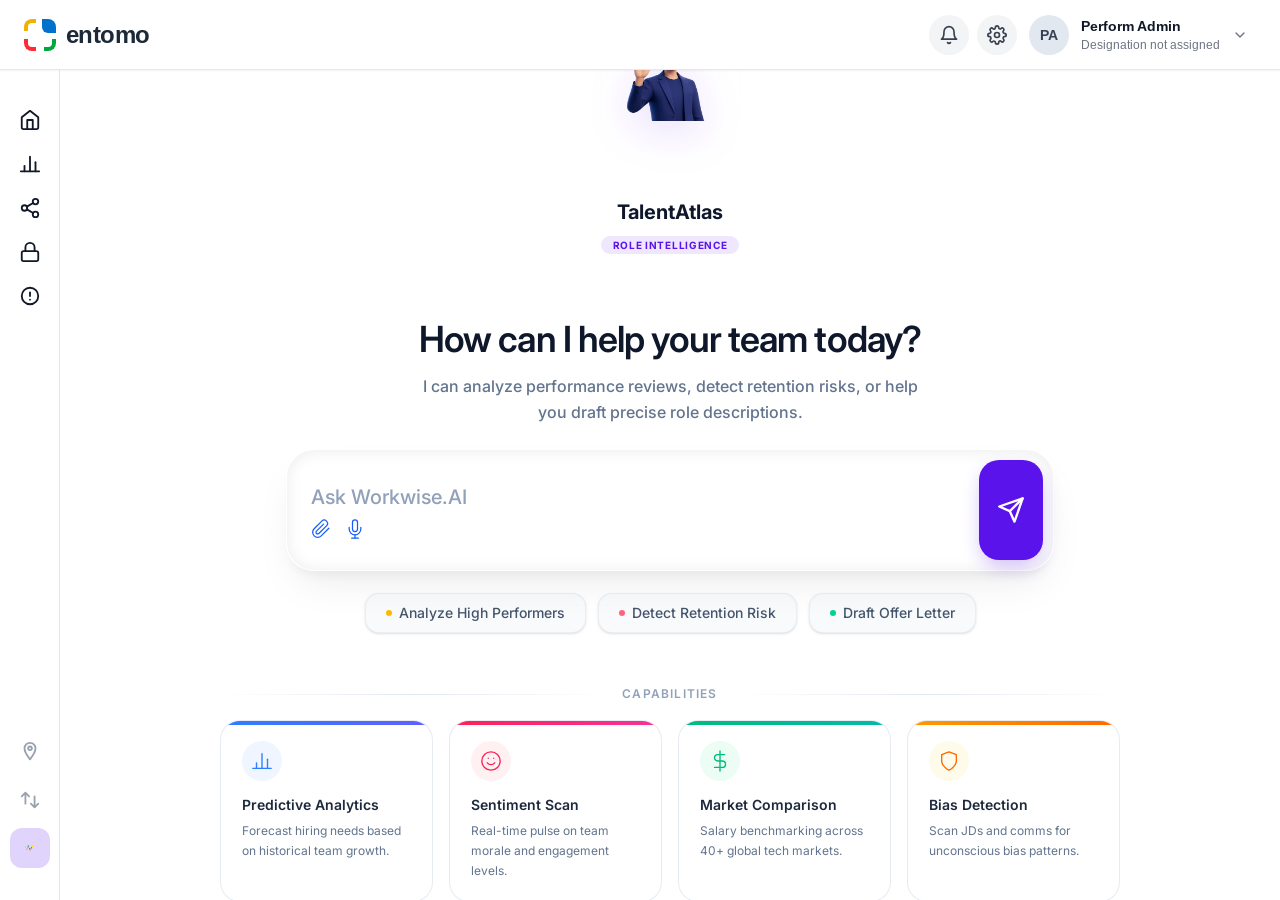
<file: Worwiselandingdraft-main/Worwiselandingdraft-main/wwland-main/talentatlas.html>
<!DOCTYPE html>
<html lang="en">

<head>
    <meta charset="UTF-8" />
    <meta name="viewport" content="width=device-width, initial-scale=1.0" />
    <title>TalentAtlas — Agent Overview</title>
    <link rel="preconnect" href="https://fonts.googleapis.com" />
    <link rel="preconnect" href="https://fonts.gstatic.com" crossorigin />
    <link
        href="https://fonts.googleapis.com/css2?family=Arimo:wght@400;500;700&family=Inter:wght@400;500;600;700&display=swap"
        rel="stylesheet" />
    <style>
        *,
        *::before,
        *::after {
            box-sizing: border-box;
            margin: 0;
            padding: 0;
        }

        :root {
            --sidebar-w: 60px;
            --header-h: 70px;
        }

        html,
        body {
            width: 100%;
            height: 100%;
            font-family: 'Inter', sans-serif;
            background: #FFFFFF;
            overflow: hidden;
        }

        /* ════════════════════════════
       HEADER
    ════════════════════════════ */
        .header {
            position: fixed;
            top: 0;
            left: 0;
            right: 0;
            height: var(--header-h);
            background: #FFFFFF;
            border-bottom: 0.667px solid #E5E7EB;
            box-shadow: 0 1px 2px rgba(0, 0, 0, .05);
            display: flex;
            align-items: center;
            justify-content: space-between;
            padding: 0 24px;
            z-index: 200;
        }

        /* Entomo Logo */
        .logo {
            display: flex;
            align-items: center;
            gap: 10px;
            text-decoration: none;
        }

        .logo-icon {
            position: relative;
            width: 32px;
            height: 32px;
            flex-shrink: 0;
        }

        /* 4-quadrant logo mark */
        .logo-q {
            position: absolute;
        }

        .logo-q.tl {
            top: 0;
            left: 0;
            width: 12px;
            height: 12px;
            border: 4px solid #F0B100;
            border-right: none;
            border-bottom: none;
            border-radius: 8px 0 0 0;
        }

        .logo-q.tr {
            top: 0;
            right: 0;
            width: 14px;
            height: 14px;
            background: #0072CE;
            border-radius: 0 8px 0 6px;
        }

        .logo-q.bl {
            bottom: 0;
            left: 0;
            width: 12px;
            height: 12px;
            border: 4px solid #FB2C36;
            border-right: none;
            border-top: none;
            border-radius: 0 0 0 8px;
        }

        .logo-q.br {
            bottom: 0;
            right: 0;
            width: 12px;
            height: 12px;
            border: 4px solid #00A63E;
            border-left: none;
            border-top: none;
            border-radius: 0 0 8px 0;
        }

        .logo-name {
            font-family: 'Arimo', sans-serif;
            font-weight: 700;
            font-size: 24px;
            line-height: 32px;
            letter-spacing: -0.6px;
            color: #1D2939;
        }

        /* Right header cluster */
        .header-right {
            display: flex;
            align-items: center;
            gap: 8px;
        }

        .hdr-icon-btn {
            width: 40px;
            height: 40px;
            background: #F3F4F6;
            border-radius: 50%;
            border: none;
            cursor: pointer;
            display: flex;
            align-items: center;
            justify-content: center;
            transition: background .15s;
        }

        .hdr-icon-btn:hover {
            background: #E5E7EB;
        }

        .hdr-icon-btn svg {
            width: 20px;
            height: 20px;
            color: #374151;
        }

        .profile-cluster {
            display: flex;
            align-items: center;
            gap: 12px;
            padding: 4px 8px 4px 4px;
            border-radius: 10px;
            transition: background .15s;
            cursor: pointer;
        }

        .profile-cluster:hover {
            background: #F3F4F6;
        }

        .profile-avatar {
            width: 40px;
            height: 40px;
            background: #E2E8F0;
            border-radius: 50%;
            display: flex;
            align-items: center;
            justify-content: center;
            font-family: 'Arimo', sans-serif;
            font-weight: 700;
            font-size: 14px;
            color: #364153;
            flex-shrink: 0;
        }

        .profile-info {
            display: flex;
            flex-direction: column;
            gap: 1px;
        }

        .profile-name {
            font-family: 'Arimo', sans-serif;
            font-weight: 700;
            font-size: 14px;
            line-height: 20px;
            color: #101828;
            white-space: nowrap;
        }

        .profile-role {
            font-family: 'Arimo', sans-serif;
            font-weight: 400;
            font-size: 12px;
            line-height: 16px;
            color: #6B7280;
            white-space: nowrap;
        }

        .profile-chevron {
            width: 16px;
            height: 16px;
            color: #6B7280;
        }

        /* ════════════════════════════
       SIDEBAR
    ════════════════════════════ */
        .sidebar {
            position: fixed;
            left: 0;
            top: var(--header-h);
            width: var(--sidebar-w);
            bottom: 0;
            background: #FFFFFF;
            border-right: 1px solid #E5E7EB;
            display: flex;
            flex-direction: column;
            align-items: center;
            padding: 30px 0 16px;
            z-index: 100;
        }

        .sidebar-nav {
            display: flex;
            flex-direction: column;
            align-items: center;
            gap: 4px;
            flex: 1;
        }

        .sidebar-btn {
            width: 40px;
            height: 40px;
            border-radius: 12px;
            border: none;
            background: transparent;
            display: flex;
            align-items: center;
            justify-content: center;
            cursor: pointer;
            position: relative;
            transition: background .15s;
            color: #111827;
        }

        .sidebar-btn:hover {
            background: #F3F4F6;
        }

        .sidebar-btn.active {
            background: #DBEAFE;
            color: #3B82F6;
        }

        .sidebar-btn svg {
            width: 22px;
            height: 22px;
        }

        /* Tooltip on hover */
        .sidebar-btn::after {
            content: attr(data-tip);
            position: absolute;
            left: calc(100% + 10px);
            top: 50%;
            transform: translateY(-50%);
            background: #1F2937;
            color: #fff;
            font-size: 11px;
            font-weight: 500;
            padding: 4px 10px;
            border-radius: 6px;
            white-space: nowrap;
            opacity: 0;
            pointer-events: none;
            transition: opacity .15s;
            z-index: 999;
        }

        .sidebar-btn:hover::after {
            opacity: 1;
        }

        .sidebar-bottom {
            display: flex;
            flex-direction: column;
            align-items: center;
            gap: 8px;
            padding-bottom: 16px;
        }

        /* ════════════════════════════
       MAIN CONTENT
    ════════════════════════════ */
        .main {
            margin-left: var(--sidebar-w);
            margin-top: var(--header-h);
            height: calc(100vh - var(--header-h));
            display: flex;
            flex-direction: column;
            align-items: center;
            justify-content: center;
            padding: 0 24px 40px;
            overflow-y: auto;
        }

        .content-area {
            width: 900px;
            max-width: 100%;
            display: flex;
            flex-direction: column;
            align-items: center;
            gap: 0;
        }

        /* ── Avatar & name ── */
        .agent-hero {
            display: flex;
            flex-direction: column;
            align-items: center;
            gap: 10px;
            margin-bottom: 0;
        }

        .agent-avatar-wrap {
            width: 140px;
            height: 160px;
            position: relative;
        }

        .agent-avatar-wrap img {
            width: 100%;
            height: 100%;
            object-fit: contain;
            object-position: center top;
            filter: drop-shadow(0 12px 20px rgba(91, 19, 236, .13));
            transition: transform .3s ease, filter .3s ease;
        }

        .agent-avatar-wrap:hover img {
            transform: translateY(-6px);
            filter: drop-shadow(0 20px 28px rgba(91, 19, 236, .2));
        }

        .agent-name {
            font-family: 'Inter', sans-serif;
            font-weight: 700;
            font-size: 20px;
            line-height: 28px;
            color: #0F172B;
            text-align: center;
        }

        .role-pill {
            display: inline-flex;
            align-items: center;
            justify-content: center;
            padding: 3px 12px;
            background: rgba(91, 19, 236, .10);
            border-radius: 999px;
            font-family: 'Inter', sans-serif;
            font-weight: 700;
            font-size: 10px;
            letter-spacing: .7px;
            text-transform: uppercase;
            color: #5B13EC;
        }

        /* ── Card housing chat input + chips ── */
        .chat-card {
            position: relative;
            width: 900px;
            max-width: 100%;
            background: rgba(255, 255, 255, .80);
            border: 0.667px solid rgba(255, 255, 255, .5);
            border-radius: 28px;
            margin-top: 28px;
            padding: 0 0 28px;
            overflow: visible;
        }

        /* Heading group — floats above the card */
        .heading-group {
            text-align: center;
            padding: 36px 40px 24px;
        }

        .heading-main {
            font-family: 'Inter', sans-serif;
            font-weight: 600;
            font-size: 36px;
            line-height: 40px;
            letter-spacing: -0.9px;
            color: #0F172B;
            margin-bottom: 14px;
        }

        .heading-sub {
            font-family: 'Inter', sans-serif;
            font-weight: 500;
            font-size: 16px;
            line-height: 26px;
            color: #62748E;
            max-width: 501px;
            margin: 0 auto;
        }

        /* Glass input box */
        .input-box {
            position: relative;
            width: 768px;
            max-width: calc(100% - 80px);
            margin: 0 auto 22px;
            background: rgba(255, 255, 255, .85);
            border: 0.667px solid rgba(255, 255, 255, .6);
            box-shadow:
                0 20px 40px -10px rgba(0, 0, 0, .08),
                0 10px 10px -5px rgba(0, 0, 0, .04),
                inset 0 1px 16px rgba(0, 0, 0, .08);
            border-radius: 28px;
            padding: 10px 10px 10px 24px;
            display: flex;
            align-items: center;
            gap: 12px;
            transition: box-shadow .2s;
        }

        .input-box:focus-within {
            box-shadow:
                0 20px 50px -10px rgba(91, 19, 236, .12),
                0 10px 16px -5px rgba(0, 0, 0, .06),
                inset 0 1px 16px rgba(0, 0, 0, .06);
        }

        .input-left {
            flex: 1;
            min-width: 0;
        }

        .input-field {
            width: 100%;
            border: none;
            outline: none;
            background: transparent;
            font-family: 'Inter', sans-serif;
            font-weight: 510;
            font-size: 20px;
            line-height: 32px;
            color: #0F172B;
            margin-bottom: 6px;
        }

        .input-field::placeholder {
            color: #90A1B9;
        }

        .input-tools {
            display: flex;
            align-items: center;
            gap: 14px;
        }

        .input-tool-btn {
            border: none;
            background: transparent;
            cursor: pointer;
            display: flex;
            align-items: center;
            color: #155DFC;
            padding: 0;
            transition: opacity .15s, transform .15s;
        }

        .input-tool-btn:hover {
            opacity: .75;
            transform: scale(1.1);
        }

        .input-tool-btn svg {
            width: 20px;
            height: 20px;
        }

        /* Send button — tall rounded rectangle on the right */
        .send-btn {
            width: 64px;
            align-self: stretch;
            min-height: 100px;
            background: #5B13EC;
            box-shadow: 0 8px 20px -4px rgba(91, 19, 236, .32);
            border-radius: 20px;
            border: none;
            cursor: pointer;
            display: flex;
            align-items: center;
            justify-content: center;
            flex-shrink: 0;
            transition: opacity .15s, transform .15s, box-shadow .15s;
        }

        .send-btn:hover {
            opacity: .9;
            transform: scale(1.03);
            box-shadow: 0 14px 20px -4px rgba(91, 19, 236, .3);
        }

        .send-btn svg {
            width: 28px;
            height: 28px;
            color: #fff;
        }

        /* ── Prompt chips ── */
        .chip-row {
            display: flex;
            align-items: center;
            justify-content: center;
            gap: 12px;
            padding: 0 40px;
            flex-wrap: wrap;
        }

        .chip {
            display: flex;
            align-items: center;
            gap: 7px;
            padding: 9px 20px;
            background: #F8FAFC;
            border: 0.667px solid rgba(226, 232, 240, .6);
            box-shadow: 0 1px 3px rgba(0, 0, 0, .10), 0 1px 2px -1px rgba(0, 0, 0, .10);
            border-radius: 14px;
            font-family: 'Inter', sans-serif;
            font-weight: 500;
            font-size: 14px;
            line-height: 20px;
            color: #45556C;
            cursor: pointer;
            white-space: nowrap;
            transition: background .15s, box-shadow .15s, transform .15s, border-color .15s;
        }

        .chip:hover {
            background: #fff;
            box-shadow: 0 4px 12px rgba(0, 0, 0, .10);
            border-color: #CBD5E1;
            transform: translateY(-1px);
        }

        .chip-dot {
            width: 6px;
            height: 6px;
            border-radius: 50%;
            flex-shrink: 0;
        }

        /* ════════════════════════════
       CAPABILITIES SECTION
    ════════════════════════════ */
        .capabilities {
            width: 900px;
            max-width: 100%;
            margin-top: 24px;
        }

        .cap-header {
            display: flex;
            align-items: center;
            gap: 16px;
            margin-bottom: 18px;
        }

        .cap-line {
            flex: 1;
            height: 1px;
            background: linear-gradient(90deg, rgba(0, 0, 0, 0) 0%, #E2E8F0 50%, rgba(0, 0, 0, 0) 100%);
        }

        .cap-label {
            font-family: 'Inter', sans-serif;
            font-weight: 600;
            font-size: 12px;
            line-height: 16px;
            letter-spacing: 1.2px;
            text-transform: uppercase;
            color: #90A1B9;
            white-space: nowrap;
        }

        .cap-grid {
            display: grid;
            grid-template-columns: repeat(4, 1fr);
            gap: 16px;
        }

        .cap-card {
            position: relative;
            background: #FFFFFF;
            border: 0.667px solid rgba(226, 232, 240, .8);
            border-radius: 20px;
            overflow: hidden;
            padding: 20px 21px 20px;
            cursor: pointer;
            transition: box-shadow .22s ease, transform .22s ease, border-color .22s ease;
        }

        .cap-card:hover {
            box-shadow: 0 8px 28px rgba(0, 0, 0, .10);
            transform: translateY(-3px);
            border-color: rgba(203, 213, 225, .9);
        }

        /* Top colour bar */
        .cap-bar {
            position: absolute;
            top: 0;
            left: 0;
            right: 0;
            height: 4px;
        }

        /* Icon circle */
        .cap-icon {
            width: 40px;
            height: 40px;
            border-radius: 50%;
            display: flex;
            align-items: center;
            justify-content: center;
            margin-bottom: 14px;
            transition: transform .22s ease;
        }

        .cap-card:hover .cap-icon {
            transform: scale(1.10);
        }

        .cap-icon svg {
            width: 22px;
            height: 22px;
        }

        .cap-title {
            font-family: 'Inter', sans-serif;
            font-weight: 600;
            font-size: 14px;
            line-height: 20px;
            color: #1D293D;
            margin-bottom: 6px;
        }

        .cap-desc {
            font-family: 'Inter', sans-serif;
            font-weight: 400;
            font-size: 12px;
            line-height: 20px;
            color: #62748E;
        }
    </style>
</head>

<body>

    <!-- ════════════ HEADER ════════════ -->
    <header class="header">
        <a href="#" class="logo">
            <div class="logo-icon">
                <div class="logo-q tl"></div>
                <div class="logo-q tr"></div>
                <div class="logo-q bl"></div>
                <div class="logo-q br"></div>
            </div>
            <span class="logo-name">entomo</span>
        </a>

        <div class="header-right">
            <!-- Bell -->
            <button class="hdr-icon-btn" title="Notifications">
                <svg viewBox="0 0 24 24" fill="none" stroke="currentColor" stroke-width="2" stroke-linecap="round"
                    stroke-linejoin="round">
                    <path d="M18 8A6 6 0 0 0 6 8c0 7-3 9-3 9h18s-3-2-3-9" />
                    <path d="M13.73 21a2 2 0 0 1-3.46 0" />
                </svg>
            </button>
            <!-- Settings -->
            <button class="hdr-icon-btn" title="Settings">
                <svg viewBox="0 0 24 24" fill="none" stroke="currentColor" stroke-width="2" stroke-linecap="round"
                    stroke-linejoin="round">
                    <circle cx="12" cy="12" r="3" />
                    <path
                        d="M19.4 15a1.65 1.65 0 0 0 .33 1.82l.06.06a2 2 0 0 1-2.83 2.83l-.06-.06a1.65 1.65 0 0 0-1.82-.33 1.65 1.65 0 0 0-1 1.51V21a2 2 0 0 1-4 0v-.09A1.65 1.65 0 0 0 9 19.4a1.65 1.65 0 0 0-1.82.33l-.06.06a2 2 0 0 1-2.83-2.83l.06-.06A1.65 1.65 0 0 0 4.68 15a1.65 1.65 0 0 0-1.51-1H3a2 2 0 0 1 0-4h.09A1.65 1.65 0 0 0 4.6 9a1.65 1.65 0 0 0-.33-1.82l-.06-.06a2 2 0 0 1 2.83-2.83l.06.06A1.65 1.65 0 0 0 9 4.68a1.65 1.65 0 0 0 1-1.51V3a2 2 0 0 1 4 0v.09a1.65 1.65 0 0 0 1 1.51 1.65 1.65 0 0 0 1.82-.33l.06-.06a2 2 0 0 1 2.83 2.83l-.06.06A1.65 1.65 0 0 0 19.4 9a1.65 1.65 0 0 0 1.51 1H21a2 2 0 0 1 0 4h-.09a1.65 1.65 0 0 0-1.51 1z" />
                </svg>
            </button>
            <!-- Profile -->
            <div class="profile-cluster">
                <div class="profile-avatar">PA</div>
                <div class="profile-info">
                    <span class="profile-name">Perform Admin</span>
                    <span class="profile-role">Designation not assigned</span>
                </div>
                <svg class="profile-chevron" viewBox="0 0 24 24" fill="none" stroke="currentColor" stroke-width="2"
                    stroke-linecap="round" stroke-linejoin="round">
                    <polyline points="6 9 12 15 18 9" />
                </svg>
            </div>
        </div>
    </header>

    <!-- ════════════ SIDEBAR ════════════ -->
    <aside class="sidebar">
        <nav class="sidebar-nav">
            <!-- Home -->
            <button class="sidebar-btn" data-tip="Home" onclick="location.href='index.html'">
                <svg viewBox="0 0 24 24" fill="none" stroke="currentColor" stroke-width="2" stroke-linecap="round"
                    stroke-linejoin="round">
                    <path d="M3 9l9-7 9 7v11a2 2 0 0 1-2 2H5a2 2 0 0 1-2-2z" />
                    <polyline points="9 22 9 12 15 12 15 22" />
                </svg>
            </button>
            <!-- Analytics -->
            <button class="sidebar-btn" data-tip="Analytics">
                <svg viewBox="0 0 24 24" fill="none" stroke="currentColor" stroke-width="2" stroke-linecap="round"
                    stroke-linejoin="round">
                    <line x1="18" y1="20" x2="18" y2="10" />
                    <line x1="12" y1="20" x2="12" y2="4" />
                    <line x1="6" y1="20" x2="6" y2="14" />
                    <path d="M2 20h20" />
                </svg>
            </button>
            <!-- Share / Org -->
            <button class="sidebar-btn" data-tip="Organisation">
                <svg viewBox="0 0 24 24" fill="none" stroke="currentColor" stroke-width="2" stroke-linecap="round"
                    stroke-linejoin="round">
                    <circle cx="18" cy="5" r="3" />
                    <circle cx="6" cy="12" r="3" />
                    <circle cx="18" cy="19" r="3" />
                    <line x1="8.59" y1="13.51" x2="15.42" y2="17.49" />
                    <line x1="15.41" y1="6.51" x2="8.59" y2="10.49" />
                </svg>
            </button>
            <!-- Lock / Security -->
            <button class="sidebar-btn" data-tip="Security">
                <svg viewBox="0 0 24 24" fill="none" stroke="currentColor" stroke-width="2" stroke-linecap="round"
                    stroke-linejoin="round">
                    <rect x="3" y="11" width="18" height="11" rx="2" ry="2" />
                    <path d="M7 11V7a5 5 0 0 1 10 0v4" />
                </svg>
            </button>
            <!-- Info -->
            <button class="sidebar-btn" data-tip="Info">
                <svg viewBox="0 0 24 24" fill="none" stroke="currentColor" stroke-width="2" stroke-linecap="round"
                    stroke-linejoin="round">
                    <circle cx="12" cy="12" r="9" />
                    <line x1="12" y1="8" x2="12" y2="12" />
                    <line x1="12" y1="16" x2="12.01" y2="16" />
                </svg>
            </button>
        </nav>

        <div class="sidebar-bottom">
            <!-- Location -->
            <button class="sidebar-btn" data-tip="Location">
                <svg viewBox="0 0 24 24" fill="none" stroke="#99A1AF" stroke-width="2" stroke-linecap="round"
                    stroke-linejoin="round">
                    <path d="M12 2C8.69 2 6 4.69 6 8c0 4.5 6 12 6 12s6-7.5 6-12c0-3.31-2.69-6-6-6z" />
                    <circle cx="12" cy="8" r="2" />
                </svg>
            </button>
            <!-- Transfer -->
            <button class="sidebar-btn" data-tip="Transfer">
                <svg viewBox="0 0 24 24" fill="none" stroke="#99A1AF" stroke-width="2" stroke-linecap="round"
                    stroke-linejoin="round">
                    <path d="M7 16V4m0 0L3 8m4-4l4 4" />
                    <path d="M17 8v12m0 0l4-4m-4 4l-4-4" />
                </svg>
            </button>
            <!-- Workwise logo mark — always active -->
            <button class="sidebar-btn active" data-tip="Workwise.AI" style="background:rgba(91,19,236,0.18);">
                <img src="workwise image.png" alt="Workwise" width="26" height="26" style="display:block; object-fit:contain;" />
            </button>
        </div>
    </aside>

    <!-- ════════════ MAIN ════════════ -->
    <main class="main">
        <div class="content-area">

            <!-- Avatar & name -->
            <div class="agent-hero">
                <div class="agent-avatar-wrap">
                    <img src="talent-hi.png" alt="TalentAtlas" />
                </div>
                <div class="agent-name">TalentAtlas</div>
                <span class="role-pill">Role Intelligence</span>
            </div>

            <!-- Chat card -->
            <div class="chat-card">
                <div class="heading-group">
                    <div class="heading-main">How can I help your team today?</div>
                    <div class="heading-sub">I can analyze performance reviews, detect retention risks, or help you
                        draft precise role descriptions.</div>
                </div>

                <!-- Glass input -->
                <div class="input-box">
                    <div class="input-left">
                        <input type="text" class="input-field" placeholder="Ask Workwise.AI" id="main-input" />
                        <div class="input-tools">
                            <button class="input-tool-btn" title="Attach file">
                                <svg viewBox="0 0 24 24" fill="none" stroke="currentColor" stroke-width="1.5"
                                    stroke-linecap="round" stroke-linejoin="round">
                                    <path
                                        d="M21.44 11.05l-9.19 9.19a6 6 0 0 1-8.49-8.49l9.19-9.19a4 4 0 0 1 5.66 5.66l-9.2 9.19a2 2 0 0 1-2.83-2.83l8.49-8.48" />
                                </svg>
                            </button>
                            <button class="input-tool-btn" title="Voice input">
                                <svg viewBox="0 0 24 24" fill="none" stroke="currentColor" stroke-width="1.5"
                                    stroke-linecap="round" stroke-linejoin="round">
                                    <path d="M12 1a3 3 0 0 0-3 3v8a3 3 0 0 0 6 0V4a3 3 0 0 0-3-3z" />
                                    <path d="M19 10v2a7 7 0 0 1-14 0v-2" />
                                    <line x1="12" y1="19" x2="12" y2="23" />
                                    <line x1="8" y1="23" x2="16" y2="23" />
                                </svg>
                            </button>
                        </div>
                    </div>
                    <button class="send-btn" onclick="handleSend()" title="Send">
                        <svg viewBox="0 0 24 24" fill="none" stroke="currentColor" stroke-width="2"
                            stroke-linecap="round" stroke-linejoin="round">
                            <line x1="22" y1="2" x2="11" y2="13" />
                            <polygon points="22 2 15 22 11 13 2 9 22 2" />
                        </svg>
                    </button>
                </div>

                <!-- Prompt chips -->
                <div class="chip-row">
                    <div class="chip" onclick="useChip('Analyze High Performers')">
                        <span class="chip-dot" style="background:#FFB900;"></span>
                        Analyze High Performers
                    </div>
                    <div class="chip" onclick="useChip('Detect Retention Risk')">
                        <span class="chip-dot" style="background:#FF637E;"></span>
                        Detect Retention Risk
                    </div>
                    <div class="chip" onclick="useChip('Draft Offer Letter')">
                        <span class="chip-dot" style="background:#00D492;"></span>
                        Draft Offer Letter
                    </div>
                </div>
            </div>

            <!-- Capabilities -->
            <div class="capabilities">
                <div class="cap-header">
                    <div class="cap-line"></div>
                    <span class="cap-label">Capabilities</span>
                    <div class="cap-line"></div>
                </div>
                <div class="cap-grid">

                    <!-- Predictive Analytics -->
                    <div class="cap-card">
                        <div class="cap-bar" style="background:linear-gradient(90deg,#2B7FFF 0%,#615FFF 100%);"></div>
                        <div class="cap-icon" style="background:#EFF6FF;">
                            <svg viewBox="0 0 24 24" fill="none" stroke="#2B7FFF" stroke-width="1.5"
                                stroke-linecap="round" stroke-linejoin="round">
                                <line x1="18" y1="20" x2="18" y2="10" />
                                <line x1="12" y1="20" x2="12" y2="4" />
                                <line x1="6" y1="20" x2="6" y2="14" />
                                <path d="M2 20h20" />
                            </svg>
                        </div>
                        <div class="cap-title">Predictive Analytics</div>
                        <div class="cap-desc">Forecast hiring needs based on historical team growth.</div>
                    </div>

                    <!-- Sentiment Scan -->
                    <div class="cap-card">
                        <div class="cap-bar" style="background:linear-gradient(90deg,#FF2056 0%,#F6339A 100%);"></div>
                        <div class="cap-icon" style="background:#FFF1F2;">
                            <svg viewBox="0 0 24 24" fill="none" stroke="#FF2056" stroke-width="1.5"
                                stroke-linecap="round" stroke-linejoin="round">
                                <circle cx="12" cy="12" r="10" />
                                <path d="M8 14s1.5 2 4 2 4-2 4-2" />
                                <line x1="9" y1="9" x2="9.01" y2="9" />
                                <line x1="15" y1="9" x2="15.01" y2="9" />
                            </svg>
                        </div>
                        <div class="cap-title">Sentiment Scan</div>
                        <div class="cap-desc">Real-time pulse on team morale and engagement levels.</div>
                    </div>

                    <!-- Market Comparison -->
                    <div class="cap-card">
                        <div class="cap-bar" style="background:linear-gradient(90deg,#00BC7D 0%,#00BBA7 100%);"></div>
                        <div class="cap-icon" style="background:#ECFDF5;">
                            <svg viewBox="0 0 24 24" fill="none" stroke="#00BC7D" stroke-width="1.5"
                                stroke-linecap="round" stroke-linejoin="round">
                                <line x1="12" y1="1" x2="12" y2="23" />
                                <path d="M17 5H9.5a3.5 3.5 0 0 0 0 7h5a3.5 3.5 0 0 1 0 7H6" />
                            </svg>
                        </div>
                        <div class="cap-title">Market Comparison</div>
                        <div class="cap-desc">Salary benchmarking across 40+ global tech markets.</div>
                    </div>

                    <!-- Bias Detection -->
                    <div class="cap-card">
                        <div class="cap-bar" style="background:linear-gradient(90deg,#FE9A00 0%,#FF6900 100%);"></div>
                        <div class="cap-icon" style="background:#FFFBEB;">
                            <svg viewBox="0 0 24 24" fill="none" stroke="#FF6900" stroke-width="1.5"
                                stroke-linecap="round" stroke-linejoin="round">
                                <path d="M12 22s8-4 8-10V5l-8-3-8 3v7c0 6 8 10 8 10z" />
                            </svg>
                        </div>
                        <div class="cap-title">Bias Detection</div>
                        <div class="cap-desc">Scan JDs and comms for unconscious bias patterns.</div>
                    </div>

                </div>
            </div>

        </div>
    </main>

    <script>
        function useChip(label) {
            document.getElementById('main-input').value = label;
            document.getElementById('main-input').focus();
        }

        function handleSend() {
            const val = document.getElementById('main-input').value.trim();
            if (!val) return;
            // Navigate to workflow.html as the "response" page
            window.location.href = 'workflow.html';
        }

        // Enter key also submits
        document.getElementById('main-input').addEventListener('keydown', function (e) {
            if (e.key === 'Enter') handleSend();
        });
    </script>
</body>

</html>
</file>
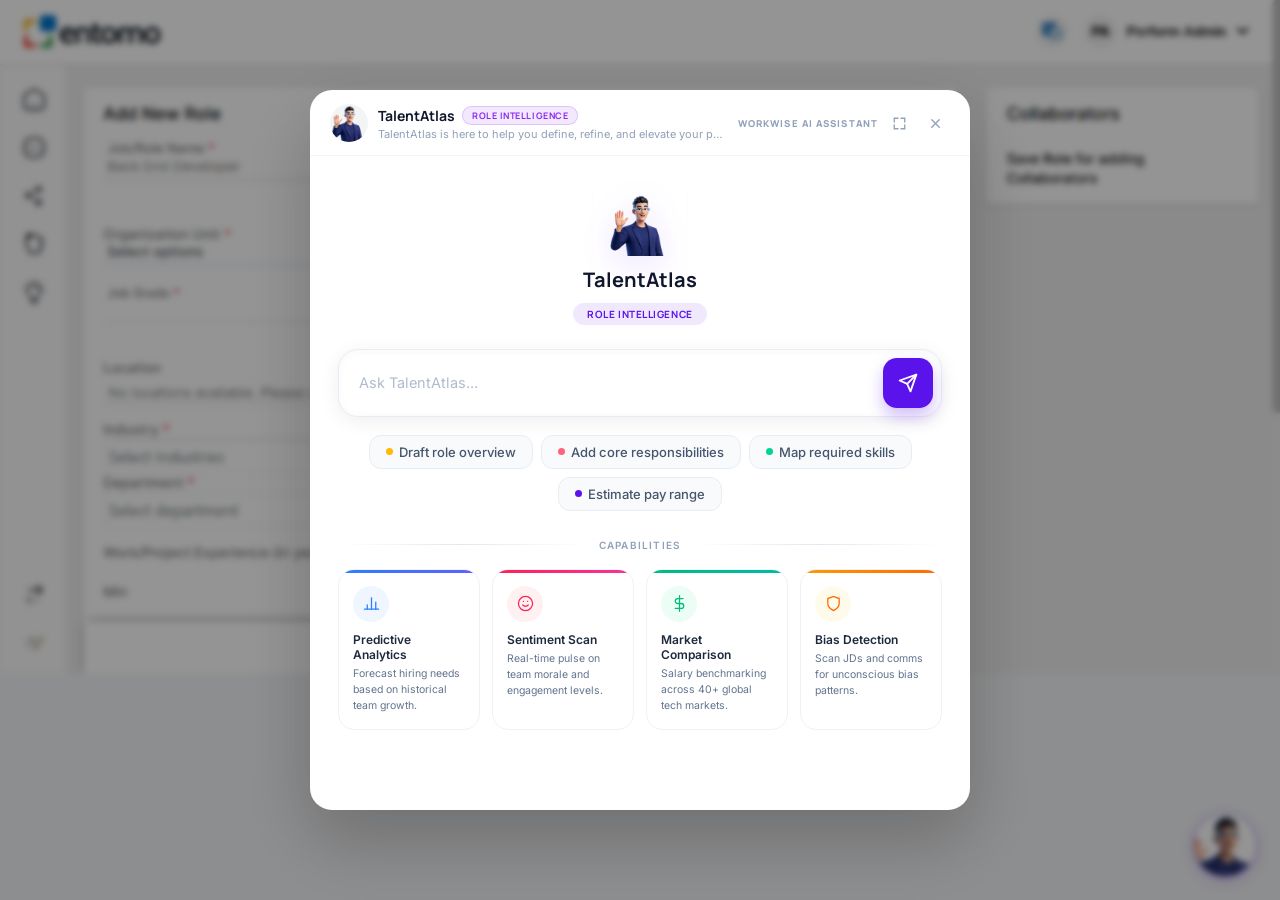
<file: Worwiselandingdraft-main/Worwiselandingdraft-main/wwland-main/workflow.html>
<!DOCTYPE html>
<html lang="en">

<head>
    <meta charset="UTF-8" />
    <meta name="viewport" content="width=device-width, initial-scale=1.0" />
    <title>TalentAtlas Workflow</title>
    <link rel="preconnect" href="https://fonts.googleapis.com" />
    <link rel="preconnect" href="https://fonts.gstatic.com" crossorigin />
    <link
        href="https://fonts.googleapis.com/css2?family=Manrope:wght@400;500;600;700;800&family=Inter:wght@400;500;600;700&display=swap"
        rel="stylesheet" />
    <style>
        *,
        *::before,
        *::after {
            box-sizing: border-box;
            margin: 0;
            padding: 0;
        }

        html,
        body {
            width: 100%;
            min-height: 100vh;
            background: #F3F4F6;
            font-family: 'Inter', sans-serif;
        }

        /* ── Background screenshot ── */
        .workflow-screen {
            width: 100%;
            height: auto;
            display: block;
            image-rendering: -webkit-optimize-contrast;
            image-rendering: crisp-edges;
            user-select: none;
            pointer-events: none;
        }

        /* ── Small circular avatar bottom-right ── */
        .agent-bubble {
            position: fixed;
            bottom: 24px;
            right: 24px;
            width: 62px;
            height: 62px;
            border-radius: 50%;
            overflow: hidden;
            cursor: pointer;
            z-index: 50;
            background: #fff;
            box-shadow: 0 4px 14px rgba(91, 19, 236, .22), 0 0 0 2.5px rgba(91, 19, 236, .14);
        }

        .agent-bubble img {
            width: 150%;
            height: 150%;
            object-fit: cover;
            object-position: center 10%;
            display: block;
            margin-left: -25%;
            margin-top: -5%;
        }

        /* ════════════ OVERLAY ════════════ */
        .overlay {
            position: fixed;
            inset: 0;
            background: rgba(0, 0, 0, .42);
            backdrop-filter: blur(3px);
            z-index: 100;
            display: flex;
            align-items: center;
            justify-content: center;
            padding: 20px;
        }

        .overlay.hidden {
            display: none;
        }

        /* ════════════ MODAL ════════════ */
        .modal {
            width: 660px;
            /* 88vh total, header is ~68px, so body fills remainder */
            height: 88vh;
            max-height: 720px;
            background: #fff;
            border-radius: 22px;
            box-shadow: 0 30px 70px rgba(0, 0, 0, .22);
            display: flex;
            flex-direction: column;
            overflow: hidden;
        }

        /* ── Shared header ── */
        .modal-header {
            flex-shrink: 0;
            display: flex;
            align-items: center;
            justify-content: space-between;
            padding: 14px 20px 13px;
            border-bottom: 1px solid #F1F5F9;
            gap: 12px;
        }

        .mh-left {
            display: flex;
            align-items: center;
            gap: 10px;
            min-width: 0;
        }

        .header-avatar {
            width: 38px;
            height: 38px;
            border-radius: 50%;
            object-fit: cover;
            object-position: center 10%;
            background: #f3f4f6;
            flex-shrink: 0;
        }

        .header-info {
            min-width: 0;
        }

        .header-title-row {
            display: flex;
            align-items: center;
            gap: 7px;
        }

        .header-name {
            font-family: 'Manrope', sans-serif;
            font-weight: 700;
            font-size: 14px;
            color: #0F172B;
            white-space: nowrap;
        }

        .header-badge {
            padding: 2px 9px;
            background: rgba(140, 43, 238, .10);
            border: 1px solid rgba(140, 43, 238, .2);
            border-radius: 999px;
            font-family: 'Manrope', sans-serif;
            font-size: 9px;
            font-weight: 700;
            letter-spacing: .55px;
            text-transform: uppercase;
            color: #8C2BEE;
            white-space: nowrap;
        }

        .header-sub {
            font-size: 11px;
            color: #90A1B9;
            margin-top: 2px;
            white-space: nowrap;
            overflow: hidden;
            text-overflow: ellipsis;
        }

        .mh-right {
            display: flex;
            align-items: center;
            gap: 6px;
            flex-shrink: 0;
        }

        .workwise-label {
            font-family: 'Manrope', sans-serif;
            font-size: 9.5px;
            font-weight: 800;
            letter-spacing: 1.1px;
            text-transform: uppercase;
            color: #90A1B9;
            white-space: nowrap;
        }

        .icon-btn {
            width: 30px;
            height: 30px;
            border-radius: 8px;
            border: none;
            background: transparent;
            display: flex;
            align-items: center;
            justify-content: center;
            cursor: pointer;
            color: #90A1B9;
            transition: background .15s;
        }

        .icon-btn:hover {
            background: #F1F5F9;
        }

        .icon-btn svg {
            width: 15px;
            height: 15px;
        }

        /* ════════════════════════════════════
       STATE 1 — LANDING
    ════════════════════════════════════ */
        #state-landing {
            flex: 1;
            overflow-y: auto;
            display: flex;
            flex-direction: column;
            align-items: center;
        }

        #state-landing::-webkit-scrollbar {
            width: 4px;
        }

        #state-landing::-webkit-scrollbar-thumb {
            background: #E2E8F0;
            border-radius: 4px;
        }

        .landing-hero {
            display: flex;
            flex-direction: column;
            align-items: center;
            padding: 36px 24px 20px;
            gap: 10px;
        }

        .landing-avatar {
            width: 96px;
            filter: drop-shadow(0 8px 16px rgba(91, 19, 236, .12));
        }

        .landing-name {
            font-family: 'Manrope', sans-serif;
            font-weight: 700;
            font-size: 20px;
            color: #0F172B;
        }

        .landing-badge {
            padding: 4px 14px;
            background: rgba(91, 19, 236, .09);
            border-radius: 999px;
            font-family: 'Manrope', sans-serif;
            font-size: 10px;
            font-weight: 700;
            letter-spacing: .55px;
            text-transform: uppercase;
            color: #5B13EC;
        }

        /* ── Input bar ── */
        .input-wrap {
            width: 100%;
            padding: 4px 28px 0;
        }

        .input-bar {
            display: flex;
            align-items: center;
            background: #fff;
            border: 1px solid #E8EDF5;
            border-radius: 20px;
            padding: 8px 8px 8px 20px;
            gap: 10px;
            box-shadow: 0 4px 20px rgba(0, 0, 0, .07), inset 0 1px 10px rgba(0, 0, 0, .03);
        }

        .input-bar input {
            flex: 1;
            border: none;
            outline: none;
            background: transparent;
            font-family: 'Inter', sans-serif;
            font-size: 14.5px;
            color: #0F172B;
        }

        .input-bar input::placeholder {
            color: #B0BBCB;
        }

        .send-btn {
            width: 50px;
            height: 50px;
            border-radius: 14px;
            border: none;
            background: #5B13EC;
            box-shadow: 0 8px 16px rgba(91, 19, 236, .28);
            cursor: pointer;
            display: flex;
            align-items: center;
            justify-content: center;
            flex-shrink: 0;
            transition: opacity .15s, transform .1s;
        }

        .send-btn:hover {
            opacity: .9;
            transform: scale(1.03);
        }

        .send-btn svg {
            width: 20px;
            height: 20px;
            color: #fff;
        }

        /* ── Prompt chips ── */
        .prompt-chips {
            display: flex;
            flex-wrap: wrap;
            justify-content: center;
            gap: 8px;
            padding: 18px 28px 6px;
            width: 100%;
        }

        .chip {
            display: flex;
            align-items: center;
            gap: 6px;
            padding: 8px 16px;
            background: #F8FAFC;
            border: 1px solid #E8EDF5;
            border-radius: 12px;
            font-size: 13px;
            font-weight: 500;
            color: #45556C;
            cursor: pointer;
            transition: box-shadow .15s, border-color .15s, background .15s;
            white-space: nowrap;
        }

        .chip:hover {
            background: #fff;
            border-color: #c7d3e5;
            box-shadow: 0 2px 8px rgba(0, 0, 0, .08);
        }

        .chip-dot {
            width: 7px;
            height: 7px;
            border-radius: 50%;
            flex-shrink: 0;
        }

        /* ── Capabilities ── */
        .capabilities-section {
            padding: 22px 28px 32px;
            width: 100%;
        }

        .cap-divider {
            display: flex;
            align-items: center;
            gap: 14px;
            margin-bottom: 18px;
        }

        .cap-line {
            flex: 1;
            height: 1px;
            background: linear-gradient(90deg, transparent 0%, #E2E8F0 50%, transparent 100%);
        }

        .cap-label {
            font-size: 10px;
            font-weight: 600;
            letter-spacing: 1.2px;
            text-transform: uppercase;
            color: #90A1B9;
        }

        .cap-cards {
            display: grid;
            grid-template-columns: repeat(4, 1fr);
            gap: 12px;
        }

        .cap-card {
            background: #fff;
            border: 1px solid #EEF2F8;
            border-radius: 16px;
            overflow: hidden;
            padding: 16px 14px 14px;
            position: relative;
            transition: box-shadow .15s;
        }

        .cap-card:hover {
            box-shadow: 0 4px 16px rgba(0, 0, 0, .08);
        }

        .cap-bar {
            position: absolute;
            top: 0;
            left: 0;
            right: 0;
            height: 3px;
        }

        .cap-icon {
            width: 36px;
            height: 36px;
            border-radius: 50%;
            display: flex;
            align-items: center;
            justify-content: center;
            margin-bottom: 10px;
        }

        .cap-icon svg {
            width: 17px;
            height: 17px;
        }

        .cap-title {
            font-size: 12px;
            font-weight: 600;
            color: #1D293D;
            margin-bottom: 4px;
        }

        .cap-desc {
            font-size: 10.5px;
            line-height: 1.55;
            color: #62748E;
        }

        /* ════════════════════════════════════
       STATE 2 — OUTPUT
       KEY FIX: min-height: 0 enables flex child to scroll
    ════════════════════════════════════ */
        #state-output {
            flex: 1;
            display: none;
            flex-direction: column;
            min-height: 0;
            /* ← CRITICAL: allows flex child to scroll */
        }

        /* User message row */
        .msg-row {
            flex-shrink: 0;
            display: flex;
            align-items: flex-start;
            justify-content: flex-end;
            gap: 10px;
            padding: 20px 24px 14px;
        }

        .user-bubble {
            max-width: 62%;
            background: #E8D5FF;
            border-radius: 16px 4px 16px 16px;
            padding: 12px 16px;
            font-family: 'Manrope', sans-serif;
            font-size: 13px;
            line-height: 1.62;
            color: #151117;
        }

        .user-avatar {
            width: 32px;
            height: 32px;
            background: #E2E8F0;
            border-radius: 50%;
            display: flex;
            align-items: center;
            justify-content: center;
            font-size: 11px;
            font-weight: 700;
            color: #364153;
            flex-shrink: 0;
            margin-top: 2px;
        }

        /* Scrollable area — min-height: 0 is what unlocks scrolling */
        .output-scroll {
            flex: 1;
            min-height: 0;
            overflow-y: auto;
            padding: 0 24px 16px;
        }

        .output-scroll::-webkit-scrollbar {
            width: 5px;
        }

        .output-scroll::-webkit-scrollbar-track {
            background: transparent;
        }

        .output-scroll::-webkit-scrollbar-thumb {
            background: #DDE3EC;
            border-radius: 4px;
        }

        /* JD Card */
        .jd-card {
            background: #fff;
            border: 1px solid #EEF2F8;
            border-radius: 16px;
            box-shadow: 0 1px 4px rgba(0, 0, 0, .06);
            overflow: hidden;
            margin-bottom: 14px;
        }

        .jd-header {
            display: flex;
            align-items: flex-start;
            justify-content: space-between;
            gap: 12px;
            padding: 16px 20px;
            border-bottom: 1px solid #F3F4F6;
        }

        .jd-header-left {
            min-width: 0;
        }

        .jd-title {
            font-family: 'Manrope', sans-serif;
            font-weight: 700;
            font-size: 13.5px;
            color: #151117;
        }

        .jd-sub {
            font-size: 11px;
            color: #62748E;
            margin-top: 3px;
        }

        .jd-actions {
            display: flex;
            align-items: center;
            gap: 7px;
            flex-shrink: 0;
        }

        .jd-primary-btn {
            display: flex;
            align-items: center;
            gap: 7px;
            padding: 7px 14px;
            background: #5B13EC;
            color: #fff;
            border: none;
            border-radius: 10px;
            font-size: 12.5px;
            font-weight: 600;
            cursor: pointer;
            white-space: nowrap;
            box-shadow: 0 4px 12px rgba(91, 19, 236, .22);
            transition: opacity .15s;
        }

        .jd-primary-btn:hover {
            opacity: .9;
        }

        .jd-primary-btn svg {
            width: 14px;
            height: 14px;
        }

        .jd-icon-btn {
            width: 32px;
            height: 32px;
            border: 1px solid #E5E7EB;
            border-radius: 8px;
            background: #fff;
            display: flex;
            align-items: center;
            justify-content: center;
            cursor: pointer;
            color: #62748E;
            transition: background .15s;
        }

        .jd-icon-btn:hover {
            background: #F8FAFC;
        }

        .jd-icon-btn svg {
            width: 14px;
            height: 14px;
        }

        /* JD body */
        .jd-body-wrap {
            padding: 20px 22px 4px;
        }

        .jd-role-title {
            font-family: 'Manrope', sans-serif;
            font-weight: 700;
            font-size: 19px;
            color: #151117;
            margin-bottom: 8px;
        }

        .jd-meta {
            display: flex;
            align-items: center;
            gap: 8px;
            font-size: 12px;
            color: #62748E;
            margin-bottom: 14px;
            flex-wrap: wrap;
        }

        .jd-meta-sep {
            color: #CBD5E1;
        }

        .jd-desc {
            font-size: 13px;
            line-height: 1.72;
            color: #4B5563;
            margin-bottom: 18px;
        }

        .jd-section-title {
            font-family: 'Manrope', sans-serif;
            font-weight: 700;
            font-size: 13px;
            color: #151117;
            margin-bottom: 10px;
        }

        .jd-tags {
            display: flex;
            flex-wrap: wrap;
            gap: 7px;
            margin-bottom: 22px;
        }

        .jd-tag {
            padding: 5px 12px;
            border-radius: 8px;
            font-size: 11.5px;
            font-weight: 600;
        }

        /* Extend section */
        .extend-wrap {
            padding: 0 22px 22px;
        }

        .extend-header-row {
            display: flex;
            align-items: center;
            gap: 7px;
            margin-bottom: 12px;
        }

        .extend-header-row svg {
            width: 14px;
            height: 14px;
            color: #8A2CE2;
            flex-shrink: 0;
        }

        .extend-header-row span {
            font-family: 'Manrope', sans-serif;
            font-size: 12px;
            font-weight: 600;
            color: #5F566B;
        }

        .extend-cards {
            display: grid;
            grid-template-columns: repeat(4, 1fr);
            gap: 10px;
        }

        .ext-card {
            background: #fff;
            border: 1px solid #EEF2F8;
            border-radius: 14px;
            padding: 14px 12px;
            cursor: pointer;
            transition: box-shadow .15s, border-color .15s;
        }

        .ext-card:hover {
            box-shadow: 0 4px 14px rgba(0, 0, 0, .09);
            border-color: #dde4f0;
        }

        .ext-icon {
            width: 34px;
            height: 34px;
            border-radius: 10px;
            display: flex;
            align-items: center;
            justify-content: center;
            margin-bottom: 9px;
        }

        .ext-icon svg {
            width: 16px;
            height: 16px;
        }

        .ext-title {
            font-family: 'Manrope', sans-serif;
            font-size: 11.5px;
            font-weight: 700;
            color: #151117;
            margin-bottom: 4px;
        }

        .ext-desc {
            font-size: 10px;
            line-height: 1.5;
            color: #62748E;
        }

        /* Bottom input */
        .output-input-row {
            flex-shrink: 0;
            padding: 10px 22px 16px;
        }

        .output-input-bar {
            display: flex;
            align-items: center;
            background: #F8FAFC;
            border: 1px solid #E8EDF5;
            border-radius: 16px;
            padding: 9px 9px 9px 18px;
            gap: 10px;
        }

        .output-input-bar input {
            flex: 1;
            border: none;
            outline: none;
            background: transparent;
            font-size: 13.5px;
            color: #0F172B;
        }

        .output-input-bar input::placeholder {
            color: #B0BBCB;
        }

        .send-sm {
            width: 38px;
            height: 38px;
            border-radius: 11px;
            border: none;
            background: #5B13EC;
            cursor: pointer;
            display: flex;
            align-items: center;
            justify-content: center;
            flex-shrink: 0;
            transition: opacity .15s;
        }

        .send-sm:hover {
            opacity: .88;
        }

        .send-sm svg {
            width: 16px;
            height: 16px;
            color: #fff;
        }

        /* ════════════════════════════════════
       ACTIVATE ROLE SUB-MODAL
    ════════════════════════════════════ */
        .sub-overlay {
            position: fixed;
            inset: 0;
            background: rgba(0, 0, 0, .28);
            z-index: 200;
            display: flex;
            align-items: center;
            justify-content: center;
            padding: 20px;
        }

        .sub-overlay.hidden {
            display: none;
        }

        .act-modal {
            width: 500px;
            background: #fff;
            border-radius: 18px;
            box-shadow: 0 25px 50px rgba(0, 0, 0, .26);
            overflow: hidden;
        }

        .act-header {
            padding: 22px 24px 18px;
            border-bottom: 1px solid #E5E7EB;
            display: flex;
            justify-content: space-between;
            align-items: flex-start;
        }

        .act-title {
            font-family: 'Inter', sans-serif;
            font-weight: 700;
            font-size: 17px;
            color: #111827;
            margin-bottom: 4px;
        }

        .act-sub {
            font-size: 13px;
            color: #6B7280;
        }

        .close-x {
            width: 28px;
            height: 28px;
            border: none;
            background: transparent;
            cursor: pointer;
            display: flex;
            align-items: center;
            justify-content: center;
            color: #9CA3AF;
            border-radius: 7px;
            transition: background .15s;
        }

        .close-x:hover {
            background: #F3F4F6;
        }

        .close-x svg {
            width: 17px;
            height: 17px;
        }

        .act-body {
            padding: 20px 24px;
            display: flex;
            flex-direction: column;
            gap: 18px;
        }

        /* Role summary card */
        .summary-card {
            background: #F9FAFB;
            border: 1px solid #E5E7EB;
            border-radius: 14px;
            padding: 14px 16px;
        }

        .summary-title-row {
            display: flex;
            align-items: center;
            gap: 8px;
            margin-bottom: 9px;
        }

        .summary-name {
            font-size: 14px;
            font-weight: 600;
            color: #111827;
        }

        .ai-pill {
            display: inline-flex;
            align-items: center;
            gap: 4px;
            padding: 3px 9px;
            background: rgba(139, 92, 246, .1);
            border: 1px solid rgba(139, 92, 246, .2);
            border-radius: 999px;
            font-size: 10px;
            font-weight: 500;
            color: #8B5CF6;
        }

        .ai-pill svg {
            width: 10px;
            height: 10px;
        }

        .summary-meta {
            display: flex;
            align-items: center;
            gap: 14px;
            font-size: 12px;
            color: #6B7280;
        }

        .s-meta-item {
            display: flex;
            align-items: center;
            gap: 4px;
        }

        .s-meta-item svg {
            width: 13px;
            height: 13px;
        }

        /* Radio options */
        .radio-list {
            display: flex;
            flex-direction: column;
            gap: 10px;
        }

        .radio-opt {
            display: flex;
            align-items: flex-start;
            gap: 12px;
            padding: 13px 16px;
            border: 1px solid #E5E7EB;
            border-radius: 13px;
            cursor: pointer;
            transition: border-color .15s, background .15s;
        }

        .radio-opt.active {
            border-color: #8B5CF6;
            background: rgba(139, 92, 246, .04);
        }

        .radio-circle {
            width: 18px;
            height: 18px;
            border-radius: 50%;
            border: 2px solid #D1D5DB;
            flex-shrink: 0;
            margin-top: 1px;
            display: flex;
            align-items: center;
            justify-content: center;
            transition: border-color .15s;
        }

        .radio-opt.active .radio-circle {
            border-color: #8B5CF6;
        }

        .radio-fill {
            width: 8px;
            height: 8px;
            border-radius: 50%;
            background: #8B5CF6;
            display: none;
        }

        .radio-opt.active .radio-fill {
            display: block;
        }

        .radio-t {
            font-size: 14px;
            font-weight: 500;
            color: #111827;
        }

        .radio-s {
            font-size: 12px;
            color: #6B7280;
            margin-top: 2px;
        }

        /* Footer */
        .act-footer {
            display: flex;
            justify-content: space-between;
            align-items: center;
            padding: 14px 24px 18px;
            background: #F9FAFB;
            border-top: 1px solid #E5E7EB;
        }

        .cancel-btn {
            padding: 8px 12px;
            border: none;
            background: transparent;
            font-size: 14px;
            font-weight: 500;
            color: #6B7280;
            cursor: pointer;
            border-radius: 8px;
            transition: background .15s;
        }

        .cancel-btn:hover {
            background: #E5E7EB;
        }

        .add-btn {
            display: flex;
            align-items: center;
            gap: 7px;
            padding: 10px 22px;
            background: #8B5CF6;
            color: #fff;
            border: none;
            border-radius: 10px;
            font-size: 14.5px;
            font-weight: 600;
            cursor: pointer;
            box-shadow: 0 2px 8px rgba(139, 92, 246, .3);
            transition: opacity .15s;
        }

        .add-btn:hover {
            opacity: .9;
        }

        .add-btn svg {
            width: 17px;
            height: 17px;
        }
    </style>
</head>

<body>

    <!-- Background screenshot -->
    <img src="workflow-screen.png" alt="Add New Role — Workflow" class="workflow-screen" />

    <!-- Small avatar bottom-right -->
    <div class="agent-bubble" onclick="openModal()" role="button" tabindex="0" aria-label="Open TalentAtlas">
        <img src="talent-hi.png" alt="TalentAtlas" />
    </div>

    <!-- ════════════ MAIN OVERLAY ════════════ -->
    <div class="overlay" id="main-overlay">
        <div class="modal">

            <!-- Shared header -->
            <div class="modal-header">
                <div class="mh-left">
                    <img src="talent-hi.png" class="header-avatar" alt="" />
                    <div class="header-info">
                        <div class="header-title-row">
                            <span class="header-name">TalentAtlas</span>
                            <span class="header-badge">Role Intelligence</span>
                        </div>
                        <div class="header-sub">TalentAtlas is here to help you define, refine, and elevate your
                            professional identity.</div>
                    </div>
                </div>
                <div class="mh-right">
                    <span class="workwise-label">Workwise AI Assistant</span>
                    <button class="icon-btn" title="Expand">
                        <svg viewBox="0 0 20 20" fill="none" stroke="currentColor" stroke-width="1.8"
                            stroke-linecap="round">
                            <path d="M3 8V3h5M17 8V3h-5M3 12v5h5M17 12v5h-5" />
                        </svg>
                    </button>
                    <button class="icon-btn" title="Close" onclick="closeModal()">
                        <svg viewBox="0 0 20 20" fill="none" stroke="currentColor" stroke-width="1.8"
                            stroke-linecap="round">
                            <path d="M5 5l10 10M15 5L5 15" />
                        </svg>
                    </button>
                </div>
            </div>

            <!-- ═══ STATE 1: LANDING ═══ -->
            <div id="state-landing">
                <div class="landing-hero">
                    <img src="talent-hi.png" class="landing-avatar" alt="TalentAtlas" />
                    <div class="landing-name">TalentAtlas</div>
                    <span class="landing-badge">Role Intelligence</span>
                </div>

                <div class="input-wrap">
                    <div class="input-bar">
                        <input type="text" id="landing-input" placeholder="Ask TalentAtlas..." />
                        <button class="send-btn" onclick="handleSend()" title="Send">
                            <svg viewBox="0 0 24 24" fill="none" stroke="currentColor" stroke-width="2.2"
                                stroke-linecap="round" stroke-linejoin="round">
                                <line x1="22" y1="2" x2="11" y2="13" />
                                <polygon points="22 2 15 22 11 13 2 9 22 2" />
                            </svg>
                        </button>
                    </div>
                </div>

                <div class="prompt-chips">
                    <div class="chip" onclick="useChip('Draft role overview')"><span class="chip-dot"
                            style="background:#FFB900;"></span>Draft role overview</div>
                    <div class="chip" onclick="useChip('Add core responsibilities')"><span class="chip-dot"
                            style="background:#FF637E;"></span>Add core responsibilities</div>
                    <div class="chip" onclick="useChip('Map required skills')"><span class="chip-dot"
                            style="background:#00D492;"></span>Map required skills</div>
                    <div class="chip" onclick="useChip('Estimate pay range')"><span class="chip-dot"
                            style="background:#5B13EC;"></span>Estimate pay range</div>
                </div>

                <div class="capabilities-section">
                    <div class="cap-divider">
                        <div class="cap-line"></div>
                        <span class="cap-label">Capabilities</span>
                        <div class="cap-line"></div>
                    </div>
                    <div class="cap-cards">
                        <div class="cap-card">
                            <div class="cap-bar" style="background:linear-gradient(90deg,#2B7FFF,#615FFF);"></div>
                            <div class="cap-icon" style="background:#EFF6FF;">
                                <svg viewBox="0 0 24 24" fill="none" stroke="#2B7FFF" stroke-width="1.8"
                                    stroke-linecap="round">
                                    <line x1="18" y1="20" x2="18" y2="10" />
                                    <line x1="12" y1="20" x2="12" y2="4" />
                                    <line x1="6" y1="20" x2="6" y2="14" />
                                    <path d="M2 20h20" />
                                </svg>
                            </div>
                            <div class="cap-title">Predictive Analytics</div>
                            <div class="cap-desc">Forecast hiring needs based on historical team growth.</div>
                        </div>
                        <div class="cap-card">
                            <div class="cap-bar" style="background:linear-gradient(90deg,#FF2056,#F6339A);"></div>
                            <div class="cap-icon" style="background:#FFF1F2;">
                                <svg viewBox="0 0 24 24" fill="none" stroke="#FF2056" stroke-width="1.8"
                                    stroke-linecap="round">
                                    <circle cx="12" cy="12" r="10" />
                                    <path d="M8 14s1.5 2 4 2 4-2 4-2" />
                                    <line x1="9" y1="9" x2="9.01" y2="9" />
                                    <line x1="15" y1="9" x2="15.01" y2="9" />
                                </svg>
                            </div>
                            <div class="cap-title">Sentiment Scan</div>
                            <div class="cap-desc">Real-time pulse on team morale and engagement levels.</div>
                        </div>
                        <div class="cap-card">
                            <div class="cap-bar" style="background:linear-gradient(90deg,#00BC7D,#00BBA7);"></div>
                            <div class="cap-icon" style="background:#ECFDF5;">
                                <svg viewBox="0 0 24 24" fill="none" stroke="#00BC7D" stroke-width="1.8"
                                    stroke-linecap="round">
                                    <line x1="12" y1="1" x2="12" y2="23" />
                                    <path d="M17 5H9.5a3.5 3.5 0 000 7h5a3.5 3.5 0 010 7H6" />
                                </svg>
                            </div>
                            <div class="cap-title">Market Comparison</div>
                            <div class="cap-desc">Salary benchmarking across 40+ global tech markets.</div>
                        </div>
                        <div class="cap-card">
                            <div class="cap-bar" style="background:linear-gradient(90deg,#FE9A00,#FF6900);"></div>
                            <div class="cap-icon" style="background:#FFFBEB;">
                                <svg viewBox="0 0 24 24" fill="none" stroke="#FF6900" stroke-width="1.8"
                                    stroke-linecap="round">
                                    <path d="M12 22s8-4 8-10V5l-8-3-8 3v7c0 6 8 10 8 10z" />
                                </svg>
                            </div>
                            <div class="cap-title">Bias Detection</div>
                            <div class="cap-desc">Scan JDs and comms for unconscious bias patterns.</div>
                        </div>
                    </div>
                </div>
            </div><!-- /state-landing -->

            <!-- ═══ STATE 2: OUTPUT ═══ -->
            <div id="state-output">

                <!-- User message -->
                <div class="msg-row">
                    <div class="user-bubble" id="user-msg">
                        Create a comprehensive role definition for a Senior Backend Engineer in the Payments team,
                        focusing on high concurrency systems and Python/Go experience.
                    </div>
                    <div class="user-avatar">PA</div>
                </div>

                <!-- Scrollable content -->
                <div class="output-scroll">
                    <div class="jd-card">
                        <!-- JD header -->
                        <div class="jd-header">
                            <div class="jd-header-left">
                                <div class="jd-title">Job Description</div>
                                <div class="jd-sub">Composed using role design, skills mapping, market intelligence, and
                                    internal standards.</div>
                            </div>
                            <div class="jd-actions">
                                <button class="jd-primary-btn" onclick="openActivate()">
                                    <svg viewBox="0 0 24 24" fill="none" stroke="currentColor" stroke-width="2.2"
                                        stroke-linecap="round" stroke-linejoin="round">
                                        <polyline points="22 2 15 22 11 13 2 9 22 2" />
                                    </svg>
                                    Send to Workflow
                                </button>
                                <button class="jd-icon-btn" title="Download">
                                    <svg viewBox="0 0 24 24" fill="none" stroke="currentColor" stroke-width="1.8"
                                        stroke-linecap="round">
                                        <path d="M21 15v4a2 2 0 01-2 2H5a2 2 0 01-2-2v-4" />
                                        <polyline points="7 10 12 15 17 10" />
                                        <line x1="12" y1="15" x2="12" y2="3" />
                                    </svg>
                                </button>
                                <button class="jd-icon-btn" title="Share">
                                    <svg viewBox="0 0 24 24" fill="none" stroke="currentColor" stroke-width="1.8"
                                        stroke-linecap="round">
                                        <circle cx="18" cy="5" r="3" />
                                        <circle cx="6" cy="12" r="3" />
                                        <circle cx="18" cy="19" r="3" />
                                        <line x1="8.59" y1="13.51" x2="15.42" y2="17.49" />
                                        <line x1="15.41" y1="6.51" x2="8.59" y2="10.49" />
                                    </svg>
                                </button>
                                <button class="jd-icon-btn" title="Copy">
                                    <svg viewBox="0 0 24 24" fill="none" stroke="currentColor" stroke-width="1.8"
                                        stroke-linecap="round">
                                        <rect x="9" y="9" width="13" height="13" rx="2" />
                                        <path d="M5 15H4a2 2 0 01-2-2V4a2 2 0 012-2h9a2 2 0 012 2v1" />
                                    </svg>
                                </button>
                            </div>
                        </div>

                        <!-- JD body -->
                        <div class="jd-body-wrap">
                            <div class="jd-role-title">Senior Back-end Engineer — Payments</div>
                            <div class="jd-meta">
                                <span>📍 Remote / HYBRID</span>
                                <span class="jd-meta-sep">•</span>
                                <span>$160k – $220k</span>
                                <span class="jd-meta-sep">•</span>
                                <span>⏱ Full-Time</span>
                            </div>
                            <div class="jd-desc">
                                A senior-level back-end engineering role focused on designing and building
                                high-throughput payment systems. This position requires deep expertise in distributed
                                systems, concurrency, and system design to ensure reliability, scalability, and
                                low-latency transaction processing. You will work closely with product and
                                infrastructure teams to shape core platform architecture, drive technical standards, and
                                mentor engineers through complex system challenges. The role plays a key part in
                                evolving the payments platform to support global scale and long-term growth.
                            </div>
                            <div class="jd-section-title">Key Competencies Required</div>
                            <div class="jd-tags">
                                <span class="jd-tag" style="background:#F3E8FF;color:#8200DB;">• Go/Python</span>
                                <span class="jd-tag" style="background:#F3E8FF;color:#8200DB;">• High Concurrency</span>
                                <span class="jd-tag" style="background:#DBEAFE;color:#1447E6;">• Distributed
                                    Systems</span>
                                <span class="jd-tag" style="background:#DBEAFE;color:#1447E6;">• System Design</span>
                                <span class="jd-tag" style="background:#DCFCE7;color:#008236;">• Mentorship</span>
                            </div>
                        </div>

                        <!-- Extend section -->
                        <div class="extend-wrap">
                            <div class="extend-header-row">
                                <svg viewBox="0 0 24 24" fill="none" stroke="currentColor" stroke-width="1.8"
                                    stroke-linecap="round">
                                    <polygon
                                        points="12 2 15.09 8.26 22 9.27 17 14.14 18.18 21.02 12 17.77 5.82 21.02 7 14.14 2 9.27 8.91 8.26 12 2" />
                                </svg>
                                <span>You can extend this with:</span>
                            </div>
                            <div class="extend-cards">
                                <div class="ext-card">
                                    <div class="ext-icon" style="background:#FFF7ED;">
                                        <svg viewBox="0 0 24 24" fill="none" stroke="#FF6900" stroke-width="1.8"
                                            stroke-linecap="round">
                                            <circle cx="12" cy="12" r="10" />
                                            <path d="M12 8v4l3 3" />
                                        </svg>
                                    </div>
                                    <div class="ext-title">Interview Questions</div>
                                    <div class="ext-desc">Generate tailored screening questions for this role.</div>
                                </div>
                                <div class="ext-card">
                                    <div class="ext-icon" style="background:#F0FDF4;">
                                        <svg viewBox="0 0 24 24" fill="none" stroke="#00C950" stroke-width="1.8"
                                            stroke-linecap="round">
                                            <line x1="12" y1="1" x2="12" y2="23" />
                                            <path d="M17 5H9.5a3.5 3.5 0 000 7h5a3.5 3.5 0 010 7H6" />
                                        </svg>
                                    </div>
                                    <div class="ext-title">Compensation Benchmark</div>
                                    <div class="ext-desc">See salary ranges for this market and seniority.</div>
                                </div>
                                <div class="ext-card">
                                    <div class="ext-icon" style="background:#EFF6FF;">
                                        <svg viewBox="0 0 24 24" fill="none" stroke="#2B7FFF" stroke-width="1.8"
                                            stroke-linecap="round">
                                            <path
                                                d="M4 4h16c1.1 0 2 .9 2 2v12c0 1.1-.9 2-2 2H4c-1.1 0-2-.9-2-2V6c0-1.1.9-2 2-2z" />
                                            <polyline points="22,6 12,13 2,6" />
                                        </svg>
                                    </div>
                                    <div class="ext-title">Outreach Emails</div>
                                    <div class="ext-desc">Draft personalized email for Passive Candidates.</div>
                                </div>
                                <div class="ext-card">
                                    <div class="ext-icon" style="background:#FAF5FF;">
                                        <svg viewBox="0 0 24 24" fill="none" stroke="#AD46FF" stroke-width="1.8"
                                            stroke-linecap="round">
                                            <path d="M12 20h9" />
                                            <path d="M16.5 3.5a2.121 2.121 0 013 3L7 19l-4 1 1-4L16.5 3.5z" />
                                        </svg>
                                    </div>
                                    <div class="ext-title">Role Refinement</div>
                                    <div class="ext-desc">Iterate on wording and alignment of the role definition.</div>
                                </div>
                            </div>
                        </div>
                    </div><!-- /jd-card -->
                </div><!-- /output-scroll -->

                <!-- Bottom input -->
                <div class="output-input-row">
                    <div class="output-input-bar">
                        <input type="text" placeholder="Ask TalentAtlas..." />
                        <button class="send-sm" title="Send">
                            <svg viewBox="0 0 24 24" fill="none" stroke="currentColor" stroke-width="2.2"
                                stroke-linecap="round" stroke-linejoin="round">
                                <line x1="22" y1="2" x2="11" y2="13" />
                                <polygon points="22 2 15 22 11 13 2 9 22 2" />
                            </svg>
                        </button>
                    </div>
                </div>

            </div><!-- /state-output -->

        </div><!-- /modal -->
    </div><!-- /overlay -->

    <!-- ════════════ ACTIVATE ROLE SUB-MODAL ════════════ -->
    <div class="sub-overlay hidden" id="sub-overlay">
        <div class="act-modal">
            <div class="act-header">
                <div>
                    <div class="act-title">Activate Role</div>
                    <div class="act-sub">Move this generated role into your organization structure.</div>
                </div>
                <button class="close-x" onclick="closeActivate()">
                    <svg viewBox="0 0 24 24" fill="none" stroke="currentColor" stroke-width="2" stroke-linecap="round">
                        <path d="M18 6L6 18M6 6l12 12" />
                    </svg>
                </button>
            </div>

            <div class="act-body">
                <!-- Role summary -->
                <div class="summary-card">
                    <div class="summary-title-row">
                        <span class="summary-name">Senior Back-end Engineer — Payments</span>
                        <span class="ai-pill">
                            <svg viewBox="0 0 24 24" fill="none" stroke="currentColor" stroke-width="1.6">
                                <polygon
                                    points="12 2 15.09 8.26 22 9.27 17 14.14 18.18 21.02 12 17.77 5.82 21.02 7 14.14 2 9.27 8.91 8.26 12 2" />
                            </svg>
                            AI Generated
                        </span>
                    </div>
                    <div class="summary-meta">
                        <div class="s-meta-item">
                            <svg viewBox="0 0 24 24" fill="none" stroke="currentColor" stroke-width="1.8"
                                stroke-linecap="round">
                                <rect x="2" y="7" width="20" height="14" rx="2" />
                                <path d="M16 21V5a2 2 0 00-2-2h-4a2 2 0 00-2 2v16" />
                            </svg>
                            Engineering
                        </div>
                        <div class="s-meta-item">
                            <svg viewBox="0 0 24 24" fill="none" stroke="currentColor" stroke-width="1.8"
                                stroke-linecap="round">
                                <path d="M12 20h9" />
                                <path d="M16.5 3.5a2.121 2.121 0 013 3L7 19l-4 1 1-4L16.5 3.5z" />
                            </svg>
                            Grade L5
                        </div>
                        <div class="s-meta-item">
                            <svg viewBox="0 0 24 24" fill="none" stroke="currentColor" stroke-width="1.8"
                                stroke-linecap="round">
                                <path d="M21 10c0 7-9 13-9 13s-9-6-9-13a9 9 0 0118 0z" />
                                <circle cx="12" cy="10" r="3" />
                            </svg>
                            Remote / Hybrid
                        </div>
                    </div>
                </div>

                <!-- Radio options -->
                <div class="radio-list">
                    <div class="radio-opt active" onclick="selectOpt(this)">
                        <div class="radio-circle">
                            <div class="radio-fill"></div>
                        </div>
                        <div>
                            <div class="radio-t">Open in Role Editor</div>
                            <div class="radio-s">Review and modify details before saving.</div>
                        </div>
                    </div>
                    <div class="radio-opt" onclick="selectOpt(this)">
                        <div class="radio-circle">
                            <div class="radio-fill"></div>
                        </div>
                        <div>
                            <div class="radio-t">Add as Draft Role</div>
                            <div class="radio-s">Add directly to role management as a draft.</div>
                        </div>
                    </div>
                </div>
            </div>

            <div class="act-footer">
                <button class="cancel-btn" onclick="closeActivate()">Cancel</button>
                <button class="add-btn" onclick="closeActivate()">
                    Add
                    <svg viewBox="0 0 24 24" fill="none" stroke="currentColor" stroke-width="2.2" stroke-linecap="round"
                        stroke-linejoin="round">
                        <line x1="5" y1="12" x2="19" y2="12" />
                        <polyline points="12 5 19 12 12 19" />
                    </svg>
                </button>
            </div>
        </div>
    </div>

    <script>
        const DEFAULT_PROMPT = "Create a comprehensive role definition for a Senior Backend Engineer in the Payments team, focusing on high concurrency systems and Python/Go experience.";

        function openModal() {
            document.getElementById('main-overlay').classList.remove('hidden');
            showState('landing');
        }
        function closeModal() {
            document.getElementById('main-overlay').classList.add('hidden');
        }

        function showState(state) {
            const landing = document.getElementById('state-landing');
            const output = document.getElementById('state-output');
            if (state === 'landing') {
                landing.style.display = 'flex';
                output.style.display = 'none';
            } else {
                landing.style.display = 'none';
                output.style.display = 'flex';
            }
        }

        function handleSend() {
            const input = document.getElementById('landing-input');
            const text = input.value.trim() || DEFAULT_PROMPT;
            document.getElementById('user-msg').textContent = text;
            showState('output');
        }

        function useChip(label) {
            document.getElementById('landing-input').value = label;
            setTimeout(handleSend, 100);
        }

        function openActivate() {
            document.getElementById('sub-overlay').classList.remove('hidden');
        }
        function closeActivate() {
            document.getElementById('sub-overlay').classList.add('hidden');
        }

        function selectOpt(el) {
            document.querySelectorAll('.radio-opt').forEach(o => o.classList.remove('active'));
            el.classList.add('active');
        }

        // Open modal on page load
        openModal();
    </script>
</body>

</html>
</file>
<file: Worwiselandingdraft-main/Worwiselandingdraft-main/wwland-main/style.css>
/* ======================================
   WORKWISE.AI  —  Stylesheet v3
   Premium, Apple-quality animations.
   ====================================== */

/* ── Custom Agent Fusion Promo ── */
.agent-card--promo {
  border: 0.67px solid #E8EDF4 !important;
  background: linear-gradient(135deg, #FFFFFF 0%, #FAFBFF 100%) !important;
}
.avatar-stack {
  width: 100%; height: 100%; display: flex; align-items: center; justify-content: center; position: relative;
}
.stack-img {
  width: 55px; height: 55px; border-radius: 50%; background: transparent; transition: all 0.3s cubic-bezier(0.175, 0.885, 0.32, 1.275);
  /* Use a white shadow to mask the ring behind, then the violet ring */
  filter: drop-shadow(0 0 3px #fff) drop-shadow(0 0 1px rgba(91, 19, 236, 0.25));
  object-fit: contain; margin-left: -15px;
}
.pos-center .stack-img { width: 85px; height: 85px; }

/* Keep Promo avatars inside the card (no 3D pop-out) */
.agent-card--promo .avatar-stage {
  margin-top: 24px !important;
  transform: translateY(0) !important;
}

.agent-card--promo.pos-center .avatar-stage {
  margin-top: 12px !important; /* Slightly adjusted for balance but no pop-out */
  height: 120px !important;
  width: 100% !important;
}

.stack-img:first-child { margin-left: 0; z-index: 1; }
.stack-img:nth-child(2) { z-index: 2; }
.stack-img:nth-child(3) { z-index: 3; }
.promo-tag {
  font-size: 10px; font-weight: 800; letter-spacing: 1px; text-transform: uppercase;
  background: linear-gradient(90deg, #5B13EC, #155DFC); -webkit-background-clip: text; -webkit-text-fill-color: transparent; margin-bottom: 4px;
}

*,
*::before,
*::after {
  box-sizing: border-box;
  margin: 0;
  padding: 0;
}

:root {
  --purple: #5B13EC;
  --blue: #155DFC;
  --dark: #0F172B;
  --muted: #62748E;
  --border: #E5E7EB;
  --sf: 'Arimo', -apple-system, 'Helvetica Neue', sans-serif;
  --space: 'Space Grotesk', sans-serif;

  /* ── Premium easing curves ── */
  /* Card slide: gentle decelerate-in — no rubber-band shake */
  --ease-card: cubic-bezier(0.22, 1, 0.36, 1);
  /* Avatar pop: single-action spring, barely any overshoot */
  --ease-avatar: cubic-bezier(0.34, 1.12, 0.64, 1);
  /* Fast snappy fade */
  --ease-fade: cubic-bezier(0.25, 0.46, 0.45, 0.94);
}

html,
body {
  min-height: 100vh;
  background: #fff;
  font-family: var(--sf);
  color: var(--dark);
  overflow-x: hidden;
  -webkit-font-smoothing: antialiased;
}

/* ======================================
   HEADER
   ====================================== */
.header {
  position: fixed;
  top: 0;
  left: 0;
  right: 0;
  height: 70px;
  background: #fff;
  border-bottom: 1px solid var(--border);
  box-shadow: 0 1px 3px rgba(0, 0, 0, .04);
  display: flex;
  align-items: center;
  justify-content: space-between;
  padding: 0 24px;
  z-index: 200;
}

.logo-container {
  display: flex;
  align-items: center;
  gap: 10px;
}

.logo-icon {
  position: relative;
  width: 32px;
  height: 32px;
  flex-shrink: 0;
}

.logo-tl {
  position: absolute;
  width: 12px;
  height: 12px;
  left: 0;
  top: 0;
  border-width: 4px 0 0 4px;
  border-style: solid;
  border-color: #F0B100;
  border-radius: 8px 0 0 0;
}

.logo-tr {
  position: absolute;
  width: 14px;
  height: 14px;
  right: 0;
  top: 0;
  background: #0072CE;
  border-radius: 0 8px 0 6px;
}

.logo-bl {
  position: absolute;
  width: 12px;
  height: 12px;
  left: 0;
  bottom: 0;
  border-width: 0 0 4px 4px;
  border-style: solid;
  border-color: #FB2C36;
  border-radius: 0 0 0 8px;
}

.logo-br {
  position: absolute;
  width: 12px;
  height: 12px;
  right: 0;
  bottom: 0;
  border-width: 0 4px 4px 0;
  border-style: solid;
  border-color: #00A63E;
  border-radius: 0 0 8px 0;
}

.logo-text {
  font-family: var(--sf);
  font-weight: 700;
  font-size: 22px;
  letter-spacing: -.5px;
  color: #1D2939;
  user-select: none;
}

.header-right {
  display: flex;
  align-items: center;
  gap: 6px;
}

.icon-btn {
  position: relative;
  width: 38px;
  height: 38px;
  border-radius: 50%;
  background: rgba(255, 255, 255, 0.04);
  border: 1px solid rgba(0, 0, 0, 0.08);
  cursor: pointer;
  display: flex;
  align-items: center;
  justify-content: center;
  color: #374151;
  transition: background .15s;
}

.icon-btn:hover {
  background: #F3F4F6;
  color: #1f2937;
}

.icon-btn {
  position: relative;
}

.notif-badge {
  position: absolute;
  top: 6px;
  right: 6px;
  width: 16px;
  height: 16px;
  background: #F97316;
  color: #fff;
  border-radius: 50%;
  font-size: 9px;
  font-weight: 700;
  display: flex;
  align-items: center;
  justify-content: center;
  pointer-events: none;
}


.user-profile {
  display: flex;
  align-items: center;
  gap: 10px;
  padding: 4px 10px;
  border-radius: 10px;
  cursor: pointer;
  transition: background .15s;
}

.user-profile:hover {
  background: #F9FAFB;
}

.avatar {
  width: 36px;
  height: 36px;
  border-radius: 50%;
  background: linear-gradient(135deg, #5B13EC 0%, #9333EA 100%);
  display: flex;
  align-items: center;
  justify-content: center;
  font-family: var(--sf);
  font-weight: 700;
  font-size: 13px;
  color: #fff;
  flex-shrink: 0;
}

.user-info {
  display: flex;
  flex-direction: column;
  gap: 1px;
}

.user-name {
  font-weight: 700;
  font-size: 13px;
  color: #101828;
  white-space: nowrap;
}

.user-role {
  font-size: 11px;
  color: #6B7280;
  white-space: nowrap;
}

/* ======================================
   SIDEBAR  — perfectly aligned
   ====================================== */
.sidebar {
  position: fixed;
  left: 0;
  top: 70px;
  width: 60px;
  height: calc(100vh - 70px);
  background: #fff;
  border-right: 1px solid var(--border);
  display: flex;
  flex-direction: column;
  align-items: center;
  justify-content: space-between;
  padding: 16px 0 14px;
  z-index: 190;
}

.sidebar-group {
  display: flex;
  flex-direction: column;
  align-items: center;
  gap: 4px;
}


.nav-btn {
  width: 40px;
  height: 40px;
  border: none;
  background: transparent;
  border-radius: 12px;
  cursor: pointer;
  display: flex;
  align-items: center;
  justify-content: center;
  transition: background .15s, transform .15s;
}

.nav-btn:hover {
  background: #F3F4F6;
  transform: scale(1.05);
}

.nav-btn.active {
  background: rgba(91, 19, 236, 0.12);
  color: #5B13EC;
  border-radius: 12px;
}

/* Workwise logo button — slightly wider to fit the mark */
.nav-btn--workwise {
  width: 44px;
}

.nav-btn--workwise:hover {
  transform: none;
}

.nav-btn--workwise.active {
  background: rgba(91, 19, 236, 0.18);
  border-radius: 12px;
}

/* ======================================
   MAIN
   ====================================== */
.main-content {
  margin-left: 60px;
  padding-top: 70px;
}

/* ======================================
   HERO
   ====================================== */
.hero-section {
  display: flex;
  flex-direction: column;
  align-items: center;
  padding: 60px 24px 44px;
  position: relative;
  overflow: hidden;
}

.hero-glow {
  position: absolute;
  width: 540px;
  height: 270px;
  left: 50%;
  top: 0;
  transform: translateX(-50%);
  background: rgba(91, 19, 236, .055);
  filter: blur(60px);
  border-radius: 50%;
  pointer-events: none;
}

.hero-badge {
  display: inline-flex;
  align-items: center;
  gap: 9px;
  padding: 5px 17px;
  background: #E6C7E6;
  border: .67px solid rgba(91, 19, 236, .12);
  box-shadow: 0 0 20px -5px rgba(91, 19, 236, .18);
  border-radius: 999px;
  margin-bottom: 26px;
}

.badge-dot {
  width: 7px;
  height: 7px;
  background: #2E1A47;
  opacity: .54;
  border-radius: 50%;
}

.badge-text {
  font-family: var(--space);
  font-weight: 700;
  font-size: 11px;
  letter-spacing: 1.2px;
  text-transform: uppercase;
  color: #2E1A47;
}

.hero-title {
  display: flex;
  flex-direction: column;
  align-items: center;
  gap: 2px;
  margin-bottom: 20px;
}

/* ── View History Link ── */
.view-history {
  margin-top: 24px;
  font-family: var(--sf);
  font-weight: 500;
  font-size: 14px;
  color: #64748B;
  text-decoration: none;
  transition: color .2s;
  display: inline-block;
}

.view-history:hover {
  color: var(--blue);
  text-decoration: underline;
}

.title-gradient {
  font-family: var(--sf);
  font-weight: 700;
  font-size: 96px;
  line-height: 1.1;
  letter-spacing: -2.4px;
  text-align: center;
  background: linear-gradient(90deg, #C88CFF 0%, #A45CFF 50%, #8F4DFF 75%, #B26CFF 100%);
  -webkit-background-clip: text;
  -webkit-text-fill-color: transparent;
  background-clip: text;
}

.title-dark {
  font-family: var(--sf);
  font-weight: 700;
  font-size: 96px;
  line-height: 1.1;
  letter-spacing: -2.4px;
  text-align: center;
  color: #0F172B;
}

.hero-sub {
  font-size: 19px;
  font-weight: 300;
  line-height: 1.55;
  text-align: center;
  color: var(--muted);
  max-width: 580px;
  margin-bottom: 32px;
}

.chat-box {
  position: relative;
  width: min(760px, 100%);
  background: rgba(255, 255, 255, .9);
  border: .67px solid rgba(255, 255, 255, .75);
  box-shadow: 0 20px 40px -10px rgba(0, 0, 0, .07), 0 10px 10px -5px rgba(0, 0, 0, .04), inset 0 1px 16px rgba(0, 0, 0, .06);
  border-radius: 24px;
  padding: 18px 78px 14px 22px;
  margin-bottom: 14px;
}

.chat-inner {
  display: flex;
  flex-direction: column;
  gap: 14px;
}

.chat-ph {
  font-size: 18px;
  font-weight: 500;
  color: #90A1B9;
  user-select: none;
  line-height: 1.6;
}

.chat-tools {
  display: flex;
  gap: 10px;
  align-items: center;
}

.chat-tool {
  background: none;
  border: none;
  cursor: pointer;
  padding: 5px;
  border-radius: 8px;
  display: flex;
  align-items: center;
  justify-content: center;
  transition: background .15s;
}

.chat-tool:hover {
  background: rgba(21, 93, 252, .08);
}

.send-btn {
  position: absolute;
  right: 8px;
  top: 50%;
  transform: translateY(-50%);
  width: 60px;
  height: calc(100% - 14px);
  background: #5B13EC;
  box-shadow: 0 8px 16px -4px rgba(0, 0, 0, .14);
  border-radius: 16px;
  border: none;
  cursor: pointer;
  display: flex;
  align-items: center;
  justify-content: center;
  transition: opacity .15s, transform .15s;
}

.send-btn:hover {
  opacity: .88;
  transform: translateY(-50%) scale(1.03);
}

.view-history {
  font-size: 12.5px;
  color: #9CA3AF;
  text-decoration: none;
}

.view-history:hover {
  color: var(--muted);
}

/* ======================================
   AGENTS HEADER  — clean, polished
   ====================================== */
.agents-section {
  padding: 10px 0 80px;
}

.agents-header {
  display: flex;
  align-items: center;
  justify-content: space-between;
  padding: 0 72px;
  margin-bottom: 48px;
}

.agents-title-wrap {
  display: inline-flex;
  flex-direction: column;
  gap: 6px;
}

.agents-title {
  font-family: var(--sf);
  font-weight: 700;
  font-size: 22px;
  color: #0F172B;
  letter-spacing: -.3px;
}

.agents-underline {
  height: 2.5px;
  width: 100%;
  background: linear-gradient(90deg, var(--purple) 0%, rgba(91, 19, 236, 0) 100%);
  border-radius: 2px;
}

.explore-all {
  display: inline-flex;
  align-items: center;
  gap: 5px;
  font-family: var(--sf);
  font-weight: 700;
  font-size: 13px;
  color: var(--purple);
  text-decoration: none;
  padding: 6px 14px;
  border: 1.5px solid rgba(91, 19, 236, .2);
  border-radius: 999px;
  transition: background .15s, border-color .15s;
  letter-spacing: .1px;
}

.explore-all:hover {
  background: rgba(91, 19, 236, .05);
  border-color: rgba(91, 19, 236, .38);
}

/* ======================================
   CAROUSEL SHELL
   ====================================== */
.carousel-outer {
  position: relative;
  display: flex;
  align-items: center;
  justify-content: center;
  height: 510px;
}

.carousel-btn {
  position: absolute;
  z-index: 50;
  top: 50%;
  transform: translateY(-50%);
  width: 40px;
  height: 40px;
  border-radius: 50%;
  background: #fff;
  border: 1px solid #E2E8F0;
  box-shadow: 0 2px 10px rgba(0, 0, 0, .08);
  cursor: pointer;
  display: flex;
  align-items: center;
  justify-content: center;
  transition: box-shadow .18s, background .18s, transform .18s;
}

.carousel-btn:hover {
  background: #F8FAFC;
  box-shadow: 0 4px 18px rgba(0, 0, 0, .12);
}

.carousel-btn:active {
  transform: translateY(-50%) scale(.9);
}

.carousel-btn.prev {
  left: 28px;
}

.carousel-btn.next {
  right: 28px;
}

/* Stage is just a positioning parent */
.carousel-stage {
  position: relative;
  width: 100%;
  height: 100%;
}

/* ======================================
   AGENT CARD
   ====================================== */
.agent-card {
  position: absolute;
  top: 50%;
  left: 50%;
  width: 318px;

  background: #fff;
  border: .67px solid #E8EDF4;
  border-radius: 24px;
  box-shadow: 0 6px 24px -6px rgba(0, 0, 0, .09);

  display: flex;
  flex-direction: column;
  align-items: center;
  padding: 0 0 24px;
  overflow: visible;

  will-change: transform, opacity;
  /* ONE transition for the card position — no spring on card movement */
  transition:
    transform 0.65s var(--ease-card),
    opacity 0.45s var(--ease-fade),
    box-shadow 0.45s var(--ease-fade),
    border-color 0.45s var(--ease-fade);
}

/* ── Positions ── */
.agent-card.pos-left {
  transform: translate(-50%, -50%) translateX(-300px) scale(0.85);
  opacity: 0.62;
  z-index: 1;
  box-shadow: 0 3px 12px -3px rgba(0, 0, 0, .06);
}

.agent-card.pos-right {
  transform: translate(-50%, -50%) translateX(300px) scale(0.85);
  opacity: 0.62;
  z-index: 1;
  box-shadow: 0 3px 12px -3px rgba(0, 0, 0, .06);
}

.agent-card.pos-center {
  transform: translate(-50%, -50%) translateX(0) scale(1);
  opacity: 1;
  z-index: 10;
  border-color: rgba(91, 19, 236, .2);
  box-shadow: 0 20px 50px -12px rgba(91, 19, 236, .2), 0 6px 20px -4px rgba(91, 19, 236, .12);
}

.agent-card.pos-far-left {
  transform: translate(-50%, -50%) translateX(-620px) scale(0.72);
  opacity: 0;
  pointer-events: none;
  z-index: 0;
}

.agent-card.pos-far-right {
  transform: translate(-50%, -50%) translateX(620px) scale(0.72);
  opacity: 0;
  pointer-events: none;
  z-index: 0;
}

/* ======================================
   AVATAR STAGE
   Key: the avatar-stage is an absolutely-
   controlled element. Inactive cards have
   it LOCKED inside the card (no pop-out).
   Only .pos-center pops it up.
   ====================================== */
.avatar-stage {
  position: relative;
  /* Default — compact, inside the card */
  width: 120px;
  height: 120px;
  margin-top: 24px;
  margin-bottom: 12px;
  flex-shrink: 0;

  /* NO transition by default — gets enabled per-state below */
  transition:
    transform 0.65s var(--ease-avatar),
    filter 0.45s var(--ease-fade),
    width 0.45s var(--ease-card),
    height 0.45s var(--ease-card),
    margin-top 0.45s var(--ease-card);

  /* Default: flat, contained, no shadow */
  transform: translateY(0) scale(1);
  filter: drop-shadow(0 3px 6px rgba(0, 0, 0, .10));
  z-index: 20;
}

.avatar-img {
  width: 100%;
  height: 100%;
  object-fit: contain;
  /* PNG — show full figure, no crop */
  border-radius: 0;
  /* NO ellipse */
  display: block;
  /* Ensures transparent PNG shows cleanly */
  background: transparent;
}

/* ── INACTIVE (left / right): avatar LOCKED inside card ── */
.agent-card.pos-left .avatar-stage,
.agent-card.pos-right .avatar-stage {
  transform: translateY(0) scale(0.9);
  filter: drop-shadow(0 2px 5px rgba(0, 0, 0, .08));
  width: 100px;
  height: 100px;
  margin-top: 20px;
}

/* ── CENTER: avatar pops out cleanly above the card ── */
.agent-card.pos-center .avatar-stage {
  width: 180px;
  height: 180px;
  margin-top: -60px;
  /* Lifts avatar above top of card */
  margin-bottom: 8px;
  transform: translateY(0) scale(1);
  filter:
    drop-shadow(0 16px 24px rgba(91, 19, 236, .22)) drop-shadow(0 4px 10px rgba(0, 0, 0, .12));
}

/* Far cards: no shadow at all */
.agent-card.pos-far-left .avatar-stage,
.agent-card.pos-far-right .avatar-stage {
  filter: none;
  transform: translateY(0) scale(0.85);
}

/* ======================================
   CARD BODY
   ====================================== */
.card-body {
  width: 100%;
  display: flex;
  flex-direction: column;
  align-items: center;
  gap: 7px;
  padding: 8px 22px 0;
}

.card-name {
  font-family: var(--sf);
  font-weight: 700;
  font-size: 18px;
  line-height: 1.3;
  text-align: center;
  color: #0F172B;
}

.card-tag {
  display: inline-flex;
  align-items: center;
  justify-content: center;
  padding: 3px 12px;
  border-radius: 999px;
  font-family: var(--sf);
  font-weight: 700;
  font-size: 10px;
  letter-spacing: .7px;
  text-transform: uppercase;
}

.card-tag.blue {
  background: #EFF6FF;
  color: #155DFC;
}

.card-tag.purple {
  background: rgba(91, 19, 236, .1);
  color: var(--purple);
}

.card-desc {
  font-size: 12.5px;
  line-height: 1.65;
  text-align: center;
  color: var(--muted);
  max-width: 248px;
}

.card-list {
  list-style: none;
  background: #F8FAFC;
  border-radius: 12px;
  padding: 10px 12px;
  width: 100%;
  display: flex;
  flex-direction: column;
  gap: 6px;
}

.agent-card.pos-center .card-list {
  border: .67px solid rgba(91, 19, 236, .07);
}

.card-list li {
  display: flex;
  align-items: center;
  gap: 8px;
  font-weight: 700;
  font-size: 11px;
  color: #314158;
}

.dot {
  width: 5px;
  height: 5px;
  border-radius: 50%;
  flex-shrink: 0;
}

.dot.blue {
  background: #2B7FFF;
}

.dot.purple {
  background: var(--purple);
}

/* CTA — only visible on active card */
.card-cta {
  display: none;
  width: 100%;
  height: 44px;
  margin-top: 8px;
  background: var(--purple);
  box-shadow: 0 8px 18px -4px rgba(91, 19, 236, .3);
  border-radius: 12px;
  border: none;
  cursor: pointer;
  font-family: var(--sf);
  font-weight: 700;
  font-size: 13px;
  color: #fff;
  transition: opacity .15s, transform .15s;
}

.card-cta:hover {
  opacity: .88;
  transform: scale(1.018);
}

.agent-card.pos-center .card-cta {
  display: block;
}

/* Suppress transition flash on init */
.agent-card.instant,
.agent-card.instant .avatar-stage {
  transition: none !important;
}

/* ======================================
   DOTS
   ====================================== */
.dots {
  display: flex;
  justify-content: center;
  gap: 6px;
  margin-top: 24px;
}

.dot-btn {
  width: 7px;
  height: 7px;
  border-radius: 50%;
  background: #D1D5DB;
  border: none;
  cursor: pointer;
  padding: 0;
  transition: background .3s, width .3s, border-radius .3s;
}

.dot-btn.active {
  width: 24px;
  border-radius: 4px;
  background: var(--purple);
}

/* ======================================
   RESPONSIVE
   ====================================== */
@media (max-width: 1100px) {

  .title-gradient,
  .title-dark {
    font-size: 72px;
  }

  .agents-header {
    padding: 0 40px;
  }

  .agent-card.pos-left {
    transform: translate(-50%, -50%) translateX(-255px) scale(.83);
  }

  .agent-card.pos-right {
    transform: translate(-50%, -50%) translateX(255px) scale(.83);
  }
}

@media (max-width: 768px) {
  .sidebar {
    display: none;
  }

  .main-content {
    margin-left: 0;
  }

  .sidebar {
    display: none;
  }

  .title-gradient,
  .title-dark {
    font-size: 52px;
  }

  .agents-header {
    padding: 0 20px;
  }
}
</file>
<file: Worwiselandingdraft-main/Worwiselandingdraft-main/wwland-main/agents.css>
/* ======================================
   AGENTS PAGE — agents.css
   Supplements shared style.css
   Premium, buttery hover effects.
   ====================================== */

/* ── Page wrapper ── */
.agents-page {
  min-height: 100vh;
  padding-bottom: 80px;
}

/* ======================================
   PAGE HERO
   ====================================== */
.agents-page-hero {
  position: relative;
  display: flex;
  flex-direction: column;
  align-items: center;
  padding: 56px 24px 40px;
  overflow: hidden;
  text-align: center;
}

.aph-glow {
  position: absolute;
  width: 600px;
  height: 280px;
  top: 0;
  left: 50%;
  transform: translateX(-50%);
  background: rgba(91, 19, 236, .06);
  filter: blur(70px);
  border-radius: 50%;
  pointer-events: none;
}

.aph-title {
  margin-bottom: 16px;
  margin-top: 20px;
}

.aph-title-dark {
  font-family: var(--sf);
  font-weight: 700;
  font-size: 68px;
  line-height: 1.08;
  letter-spacing: -2px;
  color: #0F172B;
}

.aph-title-gradient {
  font-family: var(--sf);
  font-weight: 700;
  font-size: 68px;
  line-height: 1.08;
  letter-spacing: -2px;
  background: linear-gradient(90deg, #C88CFF 0%, #A45CFF 50%, #8F4DFF 75%, #B26CFF 100%);
  -webkit-background-clip: text;
  -webkit-text-fill-color: transparent;
  background-clip: text;
}

.aph-sub {
  font-size: 17px;
  font-weight: 400;
  line-height: 1.6;
  color: var(--muted);
  max-width: 520px;
}

/* ======================================
   SECTION HEADING
   ====================================== */
.all-agents-heading {
  padding: 0 64px;
  margin-bottom: 36px;
}

/* ======================================
   AGENT GRID
   ====================================== */
.all-agents-grid {
  display: grid;
  grid-template-columns: repeat(4, 1fr);
  gap: 24px;
  padding: 0 64px;
  max-width: 1400px;
  margin: 0 auto;
}

/* ======================================
   AGENT CARD
   ====================================== */
.acard {
  position: relative;
  background: #fff;
  border: 0.67px solid #E8EDF4;
  border-radius: 24px;
  box-shadow: 0 6px 24px -6px rgba(0, 0, 0, .09);
  display: flex;
  flex-direction: column;
  align-items: center;
  padding: 0 0 24px;
  overflow: visible;
  cursor: pointer;

  /* ── Premium transition ──
     We animate transform, shadow, and border-color only —
     no layout changes, so it's always GPU-composited. */
  transition:
    transform 0.38s cubic-bezier(0.22, 1, 0.36, 1),
    box-shadow 0.38s cubic-bezier(0.22, 1, 0.36, 1),
    border-color 0.28s ease;
  will-change: transform, box-shadow;
}

/* ── Card Buttons (Pin/Delete) ── */
.acard-controls {
  position: absolute;
  top: 12px;
  right: 12px;
  display: flex;
  gap: 8px;
  z-index: 20;
  opacity: 0;
  transform: translateY(-5px);
  transition: all 0.3s cubic-bezier(0.22, 1, 0.36, 1);
}

.acard:hover .acard-controls {
  opacity: 1;
  transform: translateY(0);
}

.acard-btn {
  width: 28px;
  height: 28px;
  border: none;
  border-radius: 8px;
  display: flex;
  align-items: center;
  justify-content: center;
  cursor: pointer;
  transition: all 0.2s;
}

.acard-btn--pin {
  background: rgba(91, 19, 236, 0.1);
  color: var(--purple);
}

.acard-btn--pin.active {
  background: var(--purple);
  color: #fff;
  box-shadow: 0 4px 10px rgba(91, 19, 236, 0.2);
}

.acard-btn--del {
  background: rgba(255, 59, 48, 0.1);
  color: #FF3B30;
}

.acard-btn:hover {
  transform: scale(1.1);
  filter: brightness(1.05);
}

/* ── Hover: card lifts with purple glow ── */
.acard:hover {
  transform: translateY(-8px) scale(1.018);
  box-shadow:
    0 20px 48px -10px rgba(91, 19, 236, .18),
    0 8px 22px -6px rgba(91, 19, 236, .10),
    0 2px 6px -2px rgba(0, 0, 0, .06);
  border-color: rgba(91, 19, 236, .22);
}

/* ── Active press: snaps back slightly ── */
.acard:active {
  transform: translateY(-3px) scale(1.008);
  transition-duration: 0.12s;
}

/* ── Avatar wrap — transparent, no box ── */
.acard-avatar-wrap {
  width: 108px;
  height: 108px;
  margin-top: 18px;
  margin-bottom: 10px;
  flex-shrink: 0;
  position: relative;
  z-index: 1;
  background: transparent;
  /* no box */
  transition:
    transform 0.38s cubic-bezier(0.34, 1.12, 0.64, 1);
}

/* ── Avatar lifts on hover ── */
.acard:hover .acard-avatar-wrap {
  transform: translateY(-10px) scale(1.08);
}

.acard-avatar {
  width: 100%;
  height: 100%;
  object-fit: contain;
  object-position: center;
  display: block;
  filter: drop-shadow(0 4px 12px rgba(0, 0, 0, .12));
  transition: transform 0.38s cubic-bezier(0.34, 1.12, 0.64, 1);
}

/* Slight zoom inside on hover for extra depth */
.acard:hover .acard-avatar {
  transform: scale(1.04);
}

/* ── Card body ── */
.acard-body {
  width: 100%;
  display: flex;
  flex-direction: column;
  align-items: center;
  gap: 7px;
  padding: 6px 20px 0;
}

.acard-name {
  font-family: var(--sf);
  font-weight: 700;
  font-size: 16px;
  line-height: 1.3;
  text-align: center;
  color: #0F172B;
  transition: color 0.2s ease;
}

.acard:hover .acard-name {
  color: var(--purple);
}

.acard-tag {
  display: inline-flex;
  align-items: center;
  justify-content: center;
  padding: 3px 12px;
  border-radius: 999px;
  font-family: var(--sf);
  font-weight: 700;
  font-size: 10px;
  letter-spacing: .7px;
  text-transform: uppercase;
}

.acard-tag.blue {
  background: #EFF6FF;
  color: #155DFC;
}

.acard-tag.purple {
  background: rgba(91, 19, 236, .10);
  color: var(--purple);
}

.acard-desc {
  font-size: 12px;
  line-height: 1.65;
  text-align: center;
  color: var(--muted);
  max-width: 230px;
  margin-top: 2px;
}

/* ── Feature list ── */
.acard-list {
  list-style: none;
  background: #F8FAFC;
  border-radius: 12px;
  padding: 10px 12px;
  width: 100%;
  display: flex;
  flex-direction: column;
  gap: 6px;
  transition: background 0.25s ease;
}

.acard:hover .acard-list {
  background: #F3F0FF;
  border: 0.67px solid rgba(91, 19, 236, .09);
}

.acard-list--purple {
  background: rgba(91, 19, 236, .04);
}

.acard:hover .acard-list--purple {
  background: rgba(91, 19, 236, .09);
}

.acard-list li {
  display: flex;
  align-items: center;
  gap: 7px;
  font-weight: 700;
  font-size: 10.5px;
  color: #314158;
}

.adot {
  width: 5px;
  height: 5px;
  border-radius: 50%;
  flex-shrink: 0;
}

.adot.blue {
  background: #2B7FFF;
}

.adot.purple {
  background: var(--purple);
}

/* CTA button removed — no button on cards */


/* ======================================
   AGENT GROUP SECTIONS
   ====================================== */
.agent-group {
  padding: 0 64px;
  margin-bottom: 56px;
  overflow: visible;
}

/* Section heading — matches the existing agents-title style */
.ag-header {
  display: inline-flex;
  flex-direction: column;
  gap: 6px;
  margin-bottom: 32px;
}

.ag-title {
  font-family: var(--sf);
  font-weight: 700;
  font-size: 20px;
  color: #0F172B;
  letter-spacing: -.3px;
}

.ag-underline {
  height: 2.5px;
  width: 100%;
  background: linear-gradient(90deg, var(--purple) 0%, rgba(91, 19, 236, 0) 100%);
  border-radius: 2px;
}

/* ── Slider wrapper: just a positioning context for the absolute arrows ── */
.acard-slider-wrap {
  position: relative;
}

/* ── Horizontal slider (groups with > 4 cards only) ── */
.acard-slider {
  display: flex;
  flex-direction: row;
  gap: 24px;
  overflow-x: auto;
  scroll-snap-type: x mandatory;
  -webkit-overflow-scrolling: touch;
  /*
   * DEFINITIVE FIX — no horizontal negative margins (they protrude past ancestors
   * with overflow:hidden and get clipped). Instead the slider group uses reduced
   * horizontal padding (28px) so 36px of interior padding gives full shadow room.
   * Vertical: margin-top:-36px absorbs the top padding without a layout gap.
   */
  padding: 36px;
  margin: -36px 0 0;
}

/* Hide scrollbar */
.acard-slider::-webkit-scrollbar {
  height: 0;
}

.acard-slider {
  scrollbar-width: none;
}

/* Fixed-width cards in slider */
.acard-slider>.acard {
  flex: 0 0 240px;
  scroll-snap-align: start;
}

/* ── Arrow buttons: absolute, vertically centered in the wrap ── */
.aslider-btn {
  position: absolute;
  top: 50%;
  transform: translateY(-50%);
  width: 36px;
  height: 36px;
  border-radius: 50%;
  background: #fff;
  border: 1px solid #E2E8F0;
  box-shadow: 0 2px 10px rgba(0, 0, 0, .10);
  cursor: pointer;
  display: flex;
  align-items: center;
  justify-content: center;
  color: #374151;
  transition: box-shadow .18s, background .18s, transform .15s;
  z-index: 10;
}

.aslider-prev {
  left: -4px;
}

.aslider-next {
  right: -4px;
}

.aslider-btn:hover {
  background: #F8FAFC;
  box-shadow: 0 4px 18px rgba(91, 19, 236, .16);
  color: var(--purple);
}

.aslider-btn:active {
  transform: translateY(-50%) scale(.9);
}


/* ── Flex row (groups with ≤ 4 cards) ── */
.acard-row {
  display: flex;
  flex-direction: row;
  gap: 24px;
  flex-wrap: wrap;
  padding-top: 36px;
  margin-top: -36px;
}

/* Cards in a row take natural width */
.acard-row>.acard {
  flex: 0 0 240px;
}

/* ── Slider group scoped padding fix ──
   Reduces group horizontal padding from 64px to 28px so the slider's
   internal 36px padding (28 + 36 = 64) visually aligns cards with other
   sections — without needing horizontal negative margins that cause clipping. */
.agent-group--slider {
  padding-left: 28px;
  padding-right: 28px;
}

/* Restore heading indent to match other groups (28 + 36 = 64px from edge) */
.agent-group--slider .ag-header {
  margin-left: 36px;
}


/* ======================================
   RESPONSIVE
   ====================================== */
@media (max-width: 1200px) {
  .all-agents-grid {
    grid-template-columns: repeat(3, 1fr);
    padding: 0 40px;
  }

  .all-agents-heading {
    padding: 0 40px;
  }
}

@media (max-width: 860px) {
  .all-agents-grid {
    grid-template-columns: repeat(2, 1fr);
    padding: 0 24px;
  }

  .all-agents-heading {
    padding: 0 24px;
  }

  .aph-title-dark,
  .aph-title-gradient {
    font-size: 48px;
  }
}

@media (max-width: 560px) {
  .all-agents-grid {
    grid-template-columns: 1fr;
    padding: 0 16px;
  }
}

/* ── Custom Agent Fusion Promo ── */
.acard--promo {
  border: 0.67px solid #E8EDF4;
  background: linear-gradient(135deg, #FFFFFF 0%, #FAFBFF 100%);
  position: relative;
  cursor: pointer;
  box-shadow: 0 4px 12px rgba(0, 0, 0, 0.04);
}

.acard--promo:hover {
  border-color: rgba(91, 19, 236, 0.4);
  box-shadow: 0 12px 30px rgba(91, 19, 236, 0.15) !important;
}

.avatar-stack {
  display: flex;
  align-items: center;
  justify-content: center;
  margin-top: 24px;
  margin-bottom: 20px;
  height: 90px;
  position: relative;
}

.stack-img {
  width: 70px;
  height: 70px;
  border-radius: 50%;
  background: transparent;
  /* Double shadow: first mask the background ring with white, then apply violet ring */
  filter: drop-shadow(0 0 4px #fff) drop-shadow(0 0 1px rgba(91, 19, 236, 0.25));
  margin-left: -20px;
  transition: all 0.4s cubic-bezier(0.175, 0.885, 0.32, 1.275);
  object-fit: contain;
  position: relative;
}

.stack-img:first-child { margin-left: 0; z-index: 1; }
.stack-img:nth-child(2) { z-index: 2; }
.stack-img:nth-child(3) { z-index: 3; }

.stack-img:hover {
  transform: translateY(-8px) scale(1.1);
  z-index: 10 !important;
}

.promo-tag {
  background: linear-gradient(90deg, #5B13EC, #155DFC);
  -webkit-background-clip: text;
  -webkit-text-fill-color: transparent;
  font-weight: 800;
  font-size: 10px;
  letter-spacing: 1.2px;
  text-transform: uppercase;
  margin-bottom: 4px;
}

.promo-btn {
  margin-top: 12px;
  padding: 8px 20px;
  background: var(--purple);
  color: #fff;
  border: none;
  border-radius: 999px;
  font-weight: 700;
  font-size: 13px;
  cursor: pointer;
  transition: all 0.3s;
  box-shadow: 0 4px 12px rgba(91, 19, 236, 0.2);
}

.promo-btn:hover {
  transform: translateY(-2px);
  box-shadow: 0 8px 20px rgba(91, 19, 236, 0.3);
  filter: brightness(1.1);
}

/* ======================================
   HR TOGGLE (3D FLIP)
   ====================================== */
.sticky-toggle-wrap {
  position: fixed;
  top: 92px;
  right: 24px;
  z-index: 1000;
  perspective: 1000px;
}

.hr-flip-card {
  width: 84px;
  height: 38px;
  cursor: pointer;
  transition: transform 0.6s cubic-bezier(0.4, 0, 0.2, 1);
  transform-style: preserve-3d;
  position: relative;
}

/* Duplicate stack effect on hover */
.hr-flip-card::before {
  content: '';
  position: absolute;
  inset: 0;
  background: #fff;
  border: 1.5px solid #E2E8F0;
  border-radius: 12px;
  z-index: -1;
  transition: all 0.3s ease;
  opacity: 0;
}

.hr-flip-card:hover::before {
  opacity: 1;
  transform: translate(5px, 5px);
}

.hr-flip-card.flipped {
  transform: rotateY(180deg);
}

.flip-inner {
  position: relative;
  width: 100%;
  height: 100%;
  text-align: center;
  transform-style: preserve-3d;
}

.flip-front, 
.flip-back {
  position: absolute;
  width: 100%;
  height: 100%;
  backface-visibility: hidden;
  display: flex;
  align-items: center;
  justify-content: center;
  gap: 8px;
  border-radius: 12px;
  font-weight: 700;
  font-size: 13px;
  box-shadow: 0 4px 14px rgba(0, 0, 0, 0.08);
  border: 1.5px solid #E2E8F0;
  backdrop-filter: blur(12px);
  -webkit-backdrop-filter: blur(12px);
  background: rgba(255, 255, 255, 0.98);
}

.flip-front {
  color: #0F172B;
}

.flip-back {
  color: var(--purple);
  transform: rotateY(180deg);
  box-shadow: 0 4px 14px rgba(91, 19, 236, 0.1);
}

.hr-flip-card:hover {
  transform: translateY(-2px);
}

.hr-flip-card.flipped:hover {
  transform: rotateY(180deg) translateY(-2px);
}

/* ── Filtering Logic ── */
.filtering-hr .acard:not([data-category="hr"]) {
  display: none !important;
}

/* Smooth fade for HR mode */
.filtering-hr .acard[data-category="hr"] {
  animation: cardFadeIn 0.5s ease forwards;
}

@keyframes cardFadeIn {
  from { opacity: 0; transform: translateY(10px) scale(0.95); }
  to { opacity: 1; transform: translateY(0) scale(1); }
}
</file>
